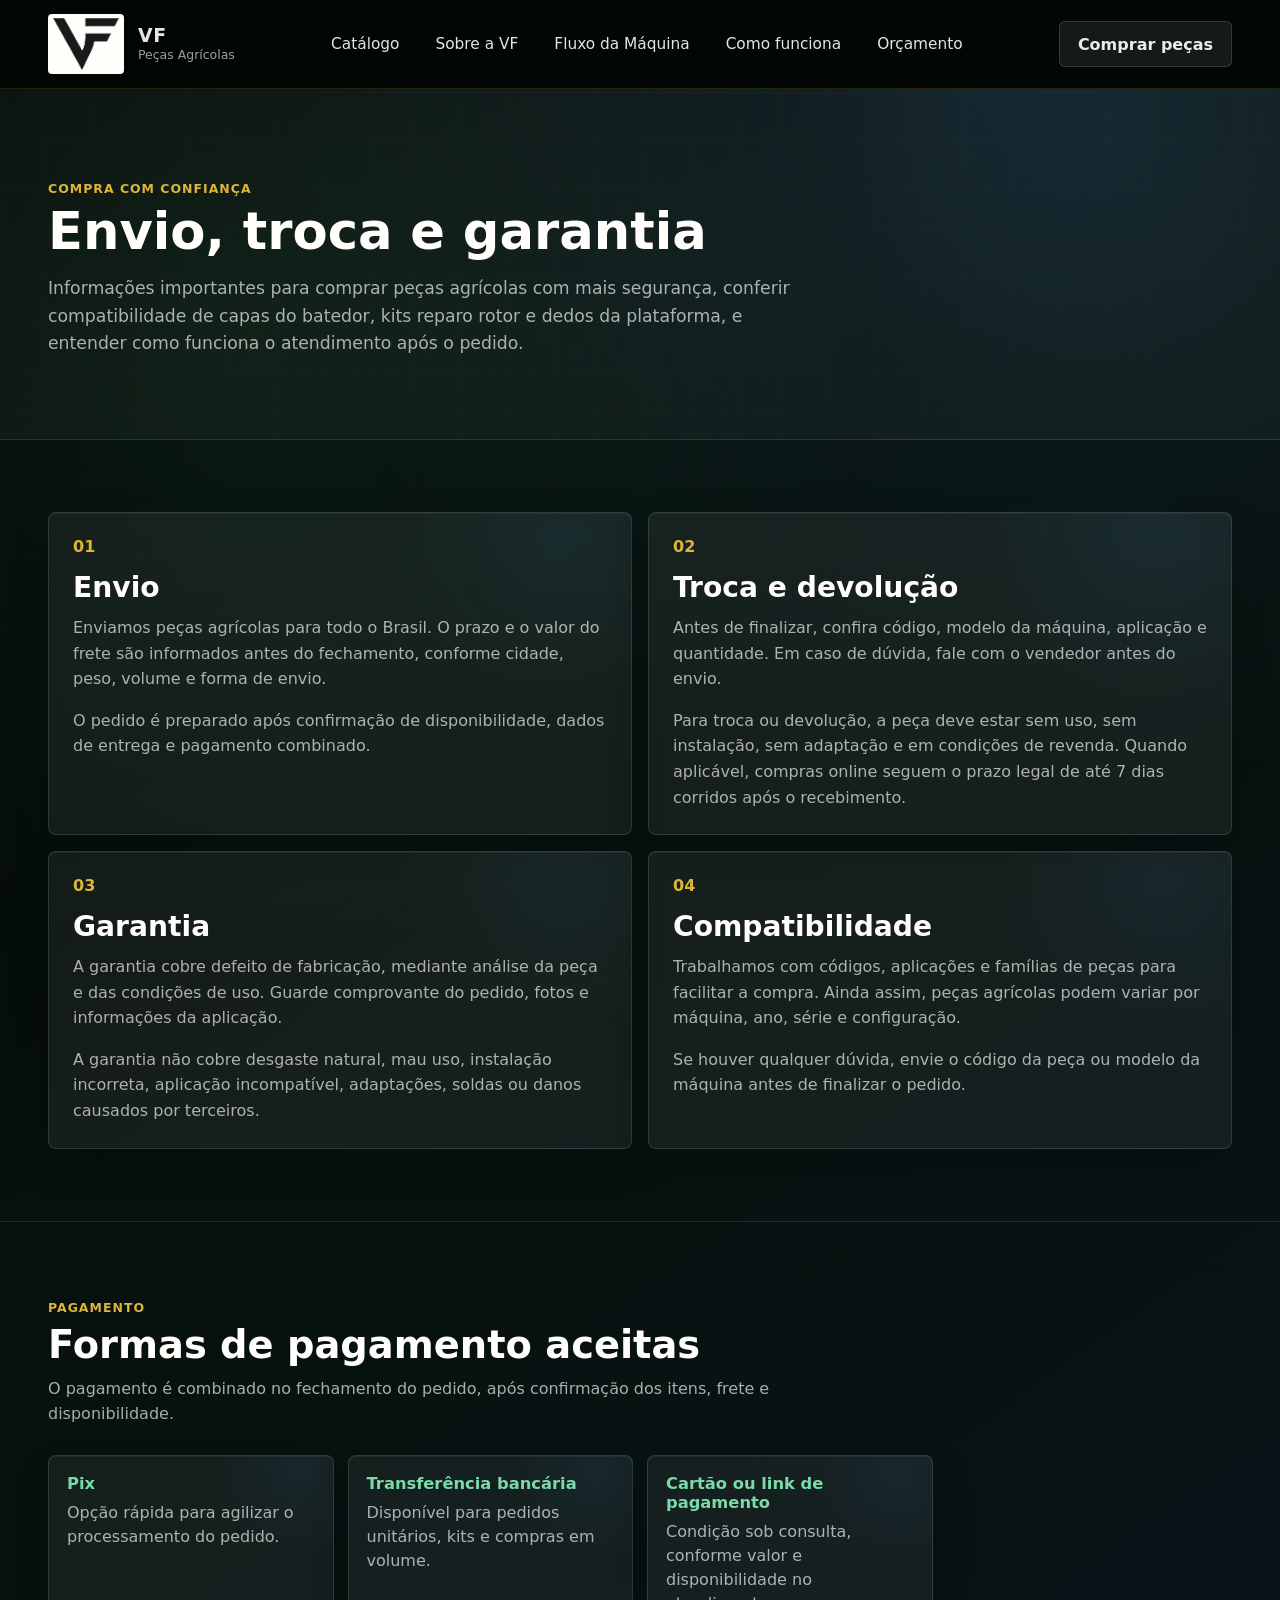
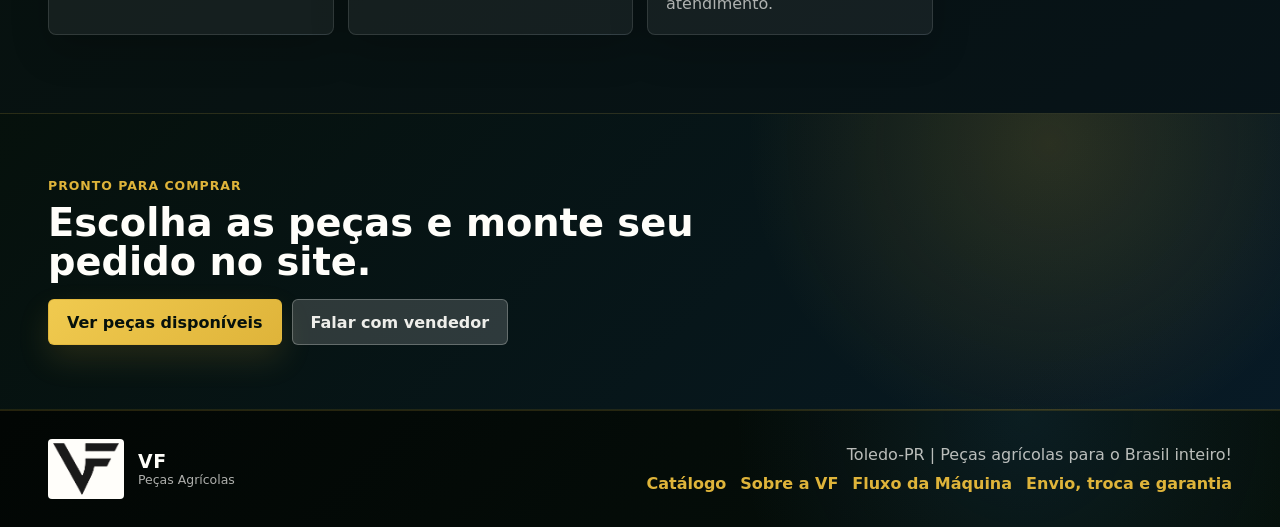
<file: politicas/index.html>
<!doctype html>
<html lang="pt-BR">
  <head>
    <meta charset="utf-8" />
    <meta http-equiv="refresh" content="0; url=../envio-troca-garantia.html" />
    <meta name="robots" content="noindex, nofollow" />
    <title>Envio, troca e garantia | VF Peças Agrícolas</title>
  </head>
  <body>
    <p><a href="../envio-troca-garantia.html">Abrir políticas</a></p>
  </body>
</html>
</file>
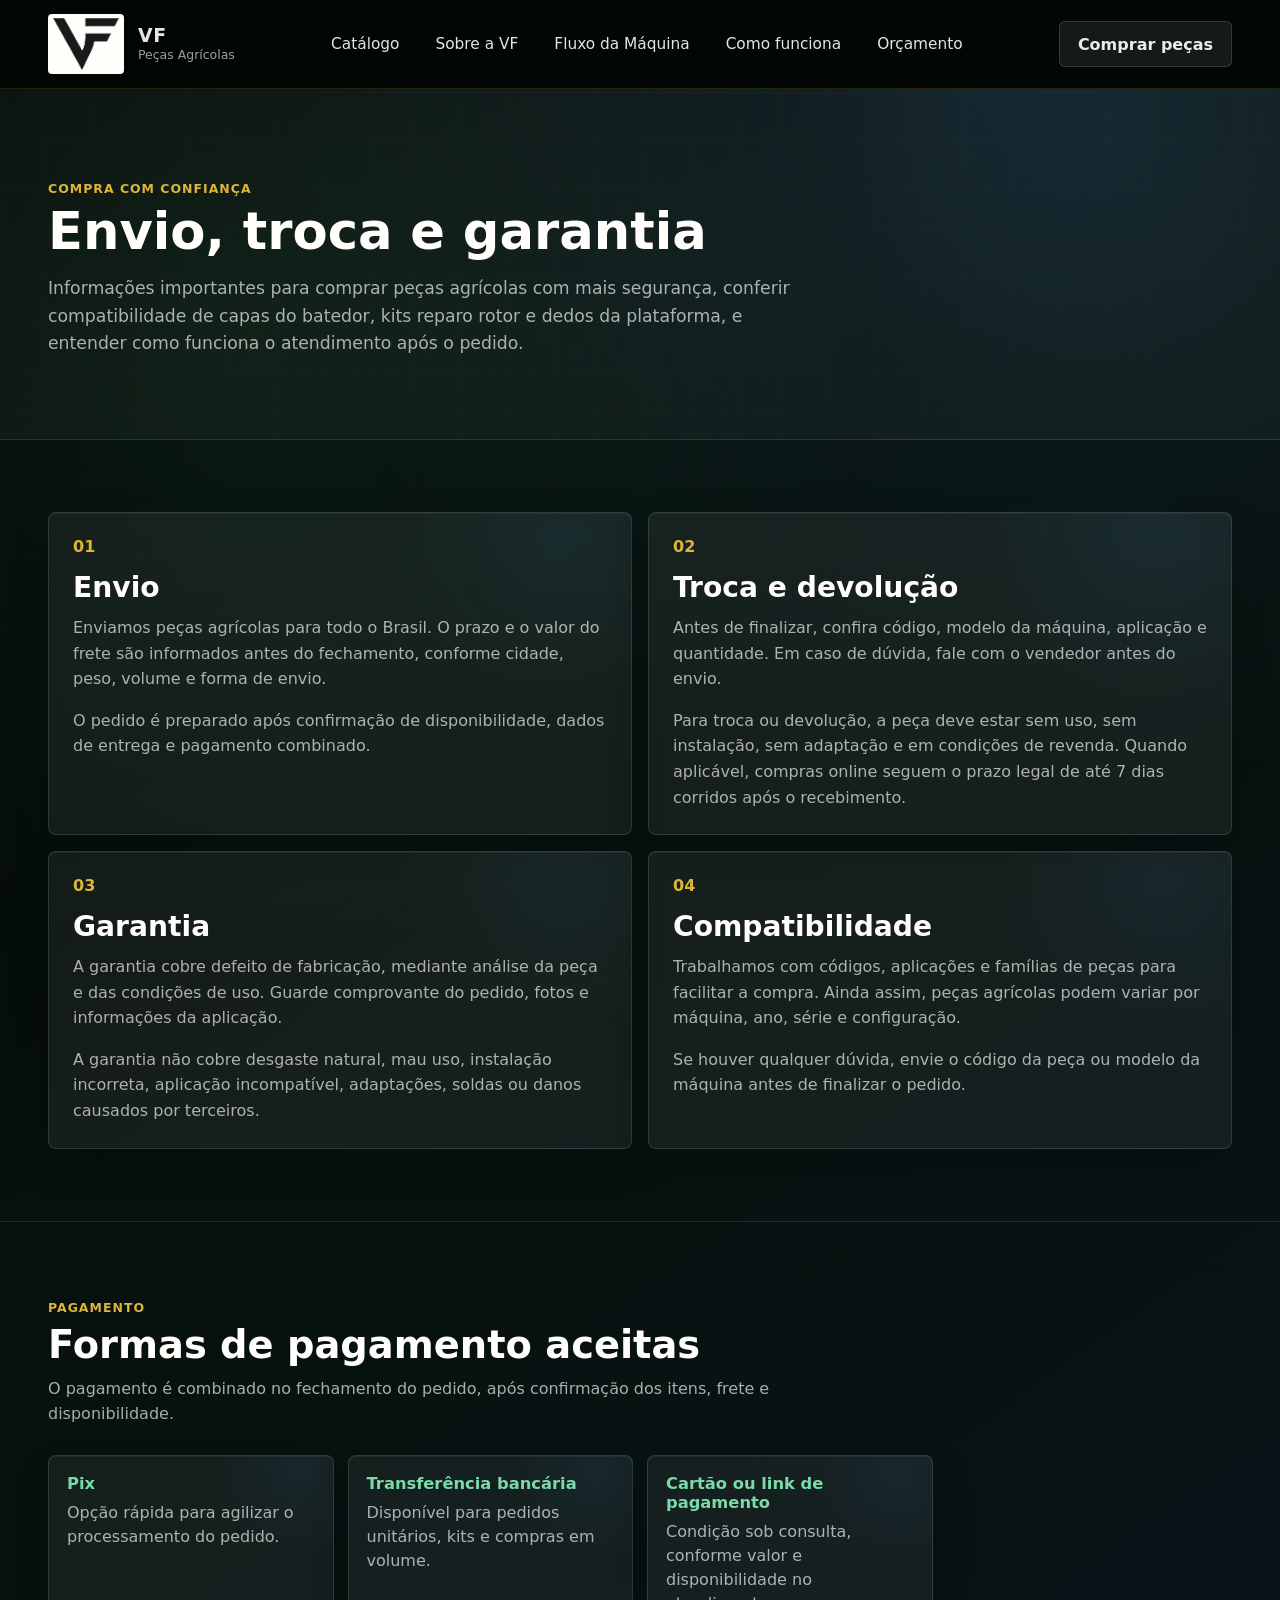
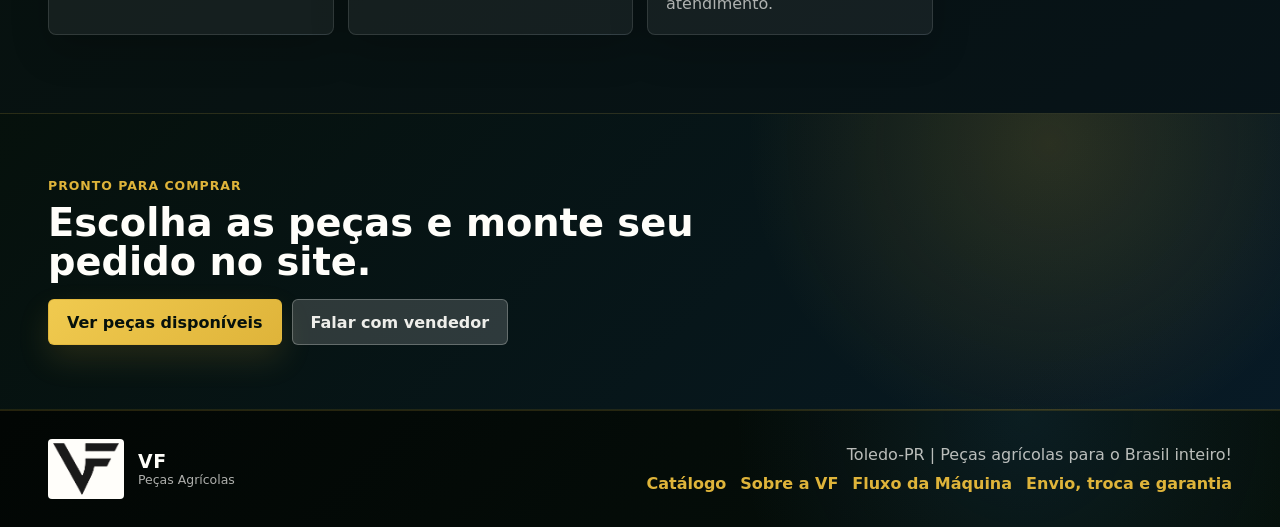
<file: envio-troca-garantia.html>
<!doctype html>
<html lang="pt-BR">
  <head>
    <meta charset="utf-8" />
    <meta name="viewport" content="width=device-width, initial-scale=1" />
    <title>Envio, troca e garantia de peças agrícolas | VF Peças Agrícolas</title>
    <meta
      name="description"
      content="Política de envio, troca e garantia da VF Peças Agrícolas. Peças para colheitadeiras John Deere STS e Série S em Toledo-PR, com envio para todo o Brasil."
    />
    <link rel="canonical" href="https://murilofrantz12-source.github.io/VF-PE-AS-/envio-troca-garantia.html" />
    <link rel="stylesheet" href="styles.css" />
  </head>
  <body>
    <header class="topbar">
      <a class="brand" href="index.html#inicio" aria-label="VF Peças Agrícolas">
        <img class="brand-mark" src="assets/logo-vf-exata.png" alt="" aria-hidden="true" />
        <span>
          <strong>VF</strong>
          <small>Peças Agrícolas</small>
        </span>
      </a>

      <nav class="nav" aria-label="Navegação principal">
        <a href="index.html#catalogo">Catálogo</a>
        <a href="sobre.html">Sobre a VF</a>
        <a href="fluxo-maquina.html">Fluxo da Máquina</a>
        <a href="index.html#fluxo">Como funciona</a>
        <a href="index.html#orcamento">Orçamento</a>
      </nav>

      <a class="button secondary topbar-action" href="index.html#catalogo">Comprar peças</a>
    </header>

    <main class="policy-page">
      <section class="policy-hero">
        <p class="eyebrow">Compra com confiança</p>
        <h1>Envio, troca e garantia</h1>
        <p>
          Informações importantes para comprar peças agrícolas com mais segurança,
          conferir compatibilidade de capas do batedor, kits reparo rotor e dedos
          da plataforma, e entender como funciona o atendimento após o pedido.
        </p>
      </section>

      <section class="policy-grid" aria-label="Política de compra">
        <article>
          <span>01</span>
          <h2>Envio</h2>
          <p>
            Enviamos peças agrícolas para todo o Brasil. O prazo e o valor do frete
            são informados antes do fechamento, conforme cidade, peso, volume e forma de envio.
          </p>
          <p>
            O pedido é preparado após confirmação de disponibilidade, dados de entrega
            e pagamento combinado.
          </p>
        </article>

        <article>
          <span>02</span>
          <h2>Troca e devolução</h2>
          <p>
            Antes de finalizar, confira código, modelo da máquina, aplicação e quantidade.
            Em caso de dúvida, fale com o vendedor antes do envio.
          </p>
          <p>
            Para troca ou devolução, a peça deve estar sem uso, sem instalação,
            sem adaptação e em condições de revenda. Quando aplicável, compras online
            seguem o prazo legal de até 7 dias corridos após o recebimento.
          </p>
        </article>

        <article>
          <span>03</span>
          <h2>Garantia</h2>
          <p>
            A garantia cobre defeito de fabricação, mediante análise da peça e das
            condições de uso. Guarde comprovante do pedido, fotos e informações da aplicação.
          </p>
          <p>
            A garantia não cobre desgaste natural, mau uso, instalação incorreta,
            aplicação incompatível, adaptações, soldas ou danos causados por terceiros.
          </p>
        </article>

        <article>
          <span>04</span>
          <h2>Compatibilidade</h2>
          <p>
            Trabalhamos com códigos, aplicações e famílias de peças para facilitar a compra.
            Ainda assim, peças agrícolas podem variar por máquina, ano, série e configuração.
          </p>
          <p>
            Se houver qualquer dúvida, envie o código da peça ou modelo da máquina
            antes de finalizar o pedido.
          </p>
        </article>
      </section>

      <section class="payment-section" aria-label="Formas de pagamento">
        <div class="section-heading">
          <p class="eyebrow">Pagamento</p>
          <h2>Formas de pagamento aceitas</h2>
          <p>
            O pagamento é combinado no fechamento do pedido, após confirmação
            dos itens, frete e disponibilidade.
          </p>
        </div>
        <div class="payment-grid">
          <article>
            <strong>Pix</strong>
            <p>Opção rápida para agilizar o processamento do pedido.</p>
          </article>
          <article>
            <strong>Transferência bancária</strong>
            <p>Disponível para pedidos unitários, kits e compras em volume.</p>
          </article>
          <article>
            <strong>Cartão ou link de pagamento</strong>
            <p>Condição sob consulta, conforme valor e disponibilidade no atendimento.</p>
          </article>
        </div>
      </section>

      <section class="policy-cta">
        <div>
          <p class="eyebrow">Pronto para comprar</p>
          <h2>Escolha as peças e monte seu pedido no site.</h2>
        </div>
        <div class="policy-actions">
          <a class="button primary" href="index.html#catalogo">Ver peças disponíveis</a>
          <a
            class="button secondary"
            href="https://wa.me/5545991444489?text=Ol%C3%A1%2C%20quero%20falar%20sobre%20envio%2C%20troca%20ou%20garantia%20da%20VF%20Pe%C3%A7as%20Agr%C3%ADcolas."
            target="_blank"
            rel="noreferrer"
          >
            Falar com vendedor
          </a>
        </div>
      </section>
    </main>

    <footer class="footer">
      <div class="brand footer-brand">
        <img class="brand-mark" src="assets/logo-vf-exata.png" alt="" aria-hidden="true" />
        <span>
          <strong>VF</strong>
          <small>Peças Agrícolas</small>
        </span>
      </div>
      <div class="footer-contact">
        <p>Toledo-PR | Peças agrícolas para o Brasil inteiro!</p>
        <div class="footer-links" aria-label="Links rápidos">
          <a href="index.html#catalogo">Catálogo</a>
          <a href="sobre.html">Sobre a VF</a>
          <a href="fluxo-maquina.html">Fluxo da Máquina</a>
          <a href="envio-troca-garantia.html">Envio, troca e garantia</a>
        </div>
      </div>
    </footer>
  </body>
</html>
</file>
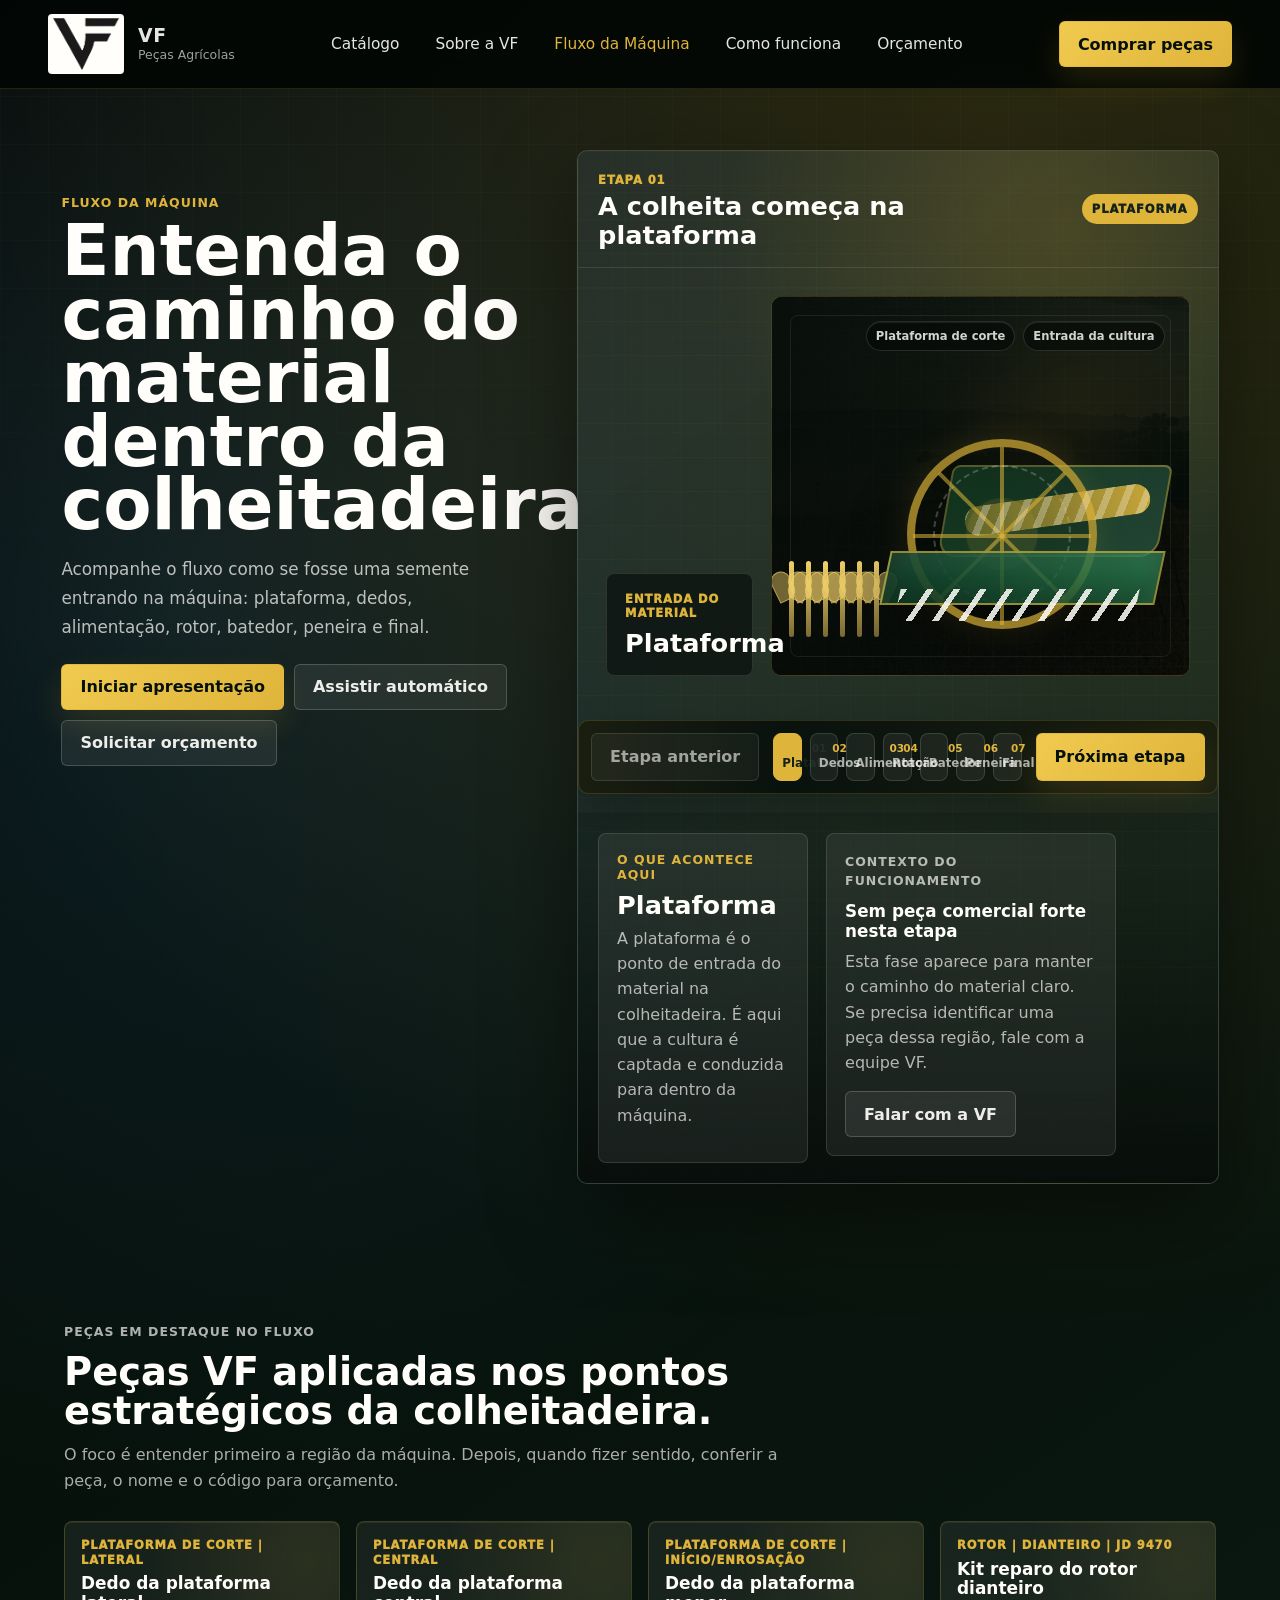
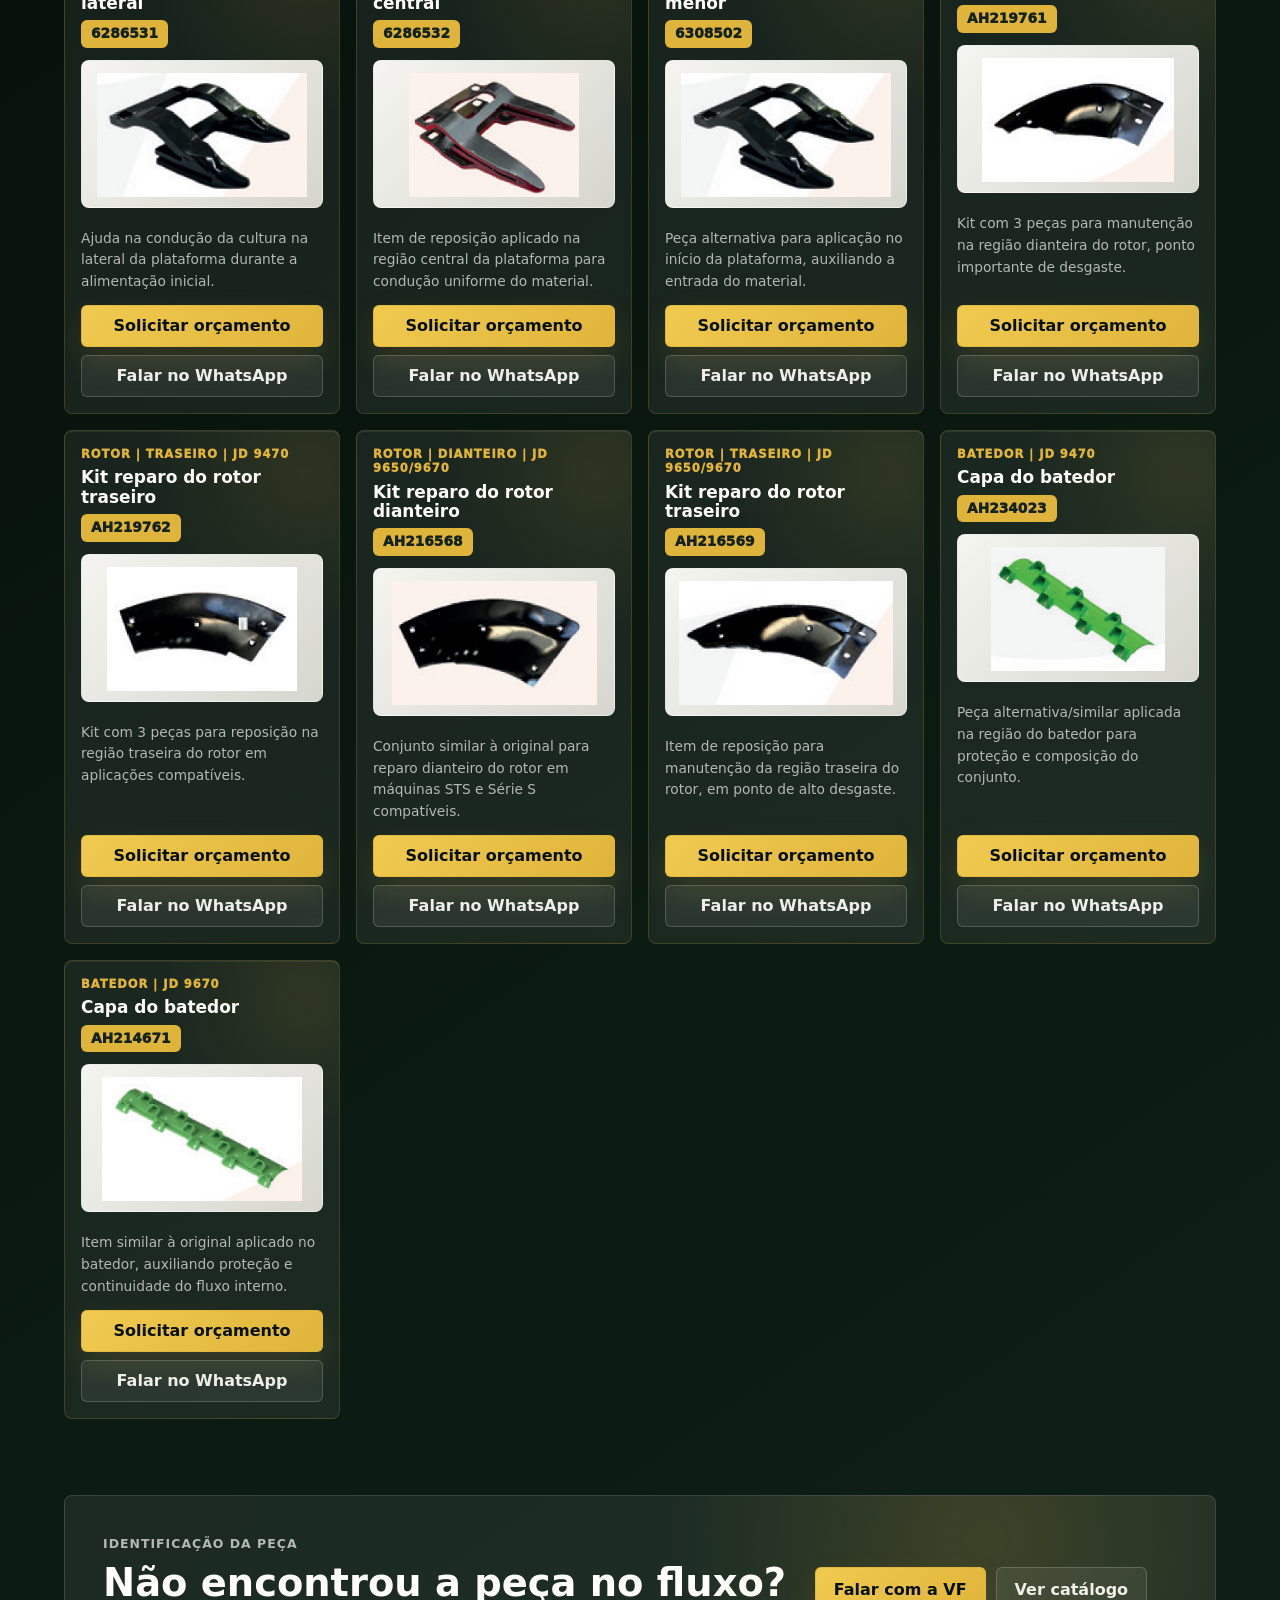
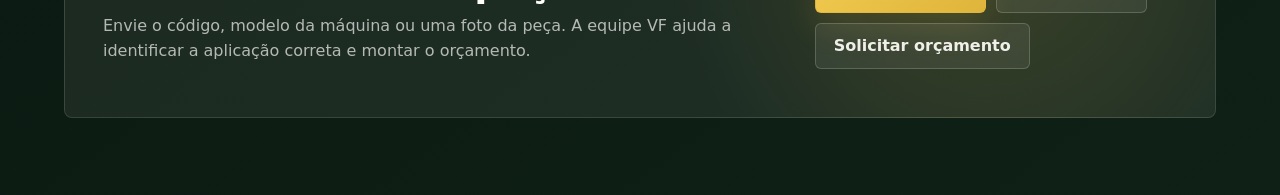
<file: fluxo-maquina.html>
<!doctype html>
<html lang="pt-BR">
  <head>
    <meta charset="utf-8" />
    <meta name="viewport" content="width=device-width, initial-scale=1" />
    <title>Fluxo da Máquina | Caminho do material na colheitadeira | VF Peças Agrícolas</title>
    <meta
      name="description"
      content="Fluxo da Máquina da VF Peças Agrícolas: acompanhe, em etapas, o caminho do material dentro da colheitadeira e veja onde atuam peças VF no fluxo."
    />
    <link rel="canonical" href="https://murilofrantz12-source.github.io/VF-PE-AS-/fluxo-maquina.html" />
    <link rel="stylesheet" href="styles.css" />
  </head>
  <body class="machine-flow-body">
    <header class="topbar machine-flow-topbar">
      <a class="brand" href="index.html#inicio" aria-label="VF Peças Agrícolas">
        <img class="brand-mark" src="assets/logo-vf-exata.png" alt="" aria-hidden="true" />
        <span>
          <strong>VF</strong>
          <small>Peças Agrícolas</small>
        </span>
      </a>

      <nav class="nav" aria-label="Navegação principal">
        <a href="index.html#catalogo">Catálogo</a>
        <a href="sobre.html">Sobre a VF</a>
        <a href="fluxo-maquina.html" aria-current="page">Fluxo da Máquina</a>
        <a href="index.html#fluxo">Como funciona</a>
        <a href="index.html#orcamento">Orçamento</a>
      </nav>

      <a class="button primary topbar-action" href="index.html#catalogo">Comprar peças</a>
    </header>

    <main class="machine-flow-page tour-page" data-machine-flow>
      <section class="tour-hero" aria-label="Apresentação guiada do fluxo da colheitadeira">
        <div class="tour-hero-copy">
          <p class="eyebrow">Fluxo da Máquina</p>
          <h1>Entenda o caminho do material dentro da colheitadeira</h1>
          <p>
            Acompanhe o fluxo como se fosse uma semente entrando na máquina:
            plataforma, dedos, alimentação, rotor, batedor, peneira e final.
          </p>
          <div class="tour-actions">
            <button class="button primary" type="button" data-flow-start>Iniciar apresentação</button>
            <button class="button secondary" type="button" data-flow-play>Assistir automático</button>
            <a
              class="button secondary"
              data-flow-whatsapp
              data-message="Olá, quero solicitar orçamento de peças pelo Fluxo da Máquina da VF."
              href="#"
            >Solicitar orçamento</a>
          </div>
        </div>

        <div class="tour-shell">
          <div class="tour-frame" data-tour-frame data-step="plataforma">
            <div class="tour-frame-grid" aria-hidden="true"></div>
            <div class="tour-frame-top">
              <div>
                <span data-step-kicker>Etapa 01</span>
                <strong data-step-title>A colheita começa na plataforma</strong>
              </div>
              <span class="tour-live-badge" data-tour-badge>Plataforma</span>
            </div>

            <div class="tour-scene" data-tour-scene aria-live="polite"></div>

            <div class="tour-controls" aria-label="Controle do Fluxo da Máquina">
              <button class="button secondary" type="button" data-flow-prev>Etapa anterior</button>
              <ol class="tour-timeline" aria-label="Etapas do fluxo" data-flow-timeline></ol>
              <button class="button primary" type="button" data-flow-next>Próxima etapa</button>
            </div>

            <div class="tour-panel">
              <div class="tour-step-copy">
                <p class="eyebrow">O que acontece aqui</p>
                <h2 data-step-heading>Plataforma</h2>
                <p data-step-text>
                  A plataforma é o ponto de entrada do material na colheitadeira.
                </p>
              </div>

              <div class="tour-commercial" data-stage-parts></div>
            </div>
          </div>
        </div>
      </section>

      <section class="tour-featured-section" aria-label="Peças em destaque no fluxo">
        <div class="section-heading">
          <p class="eyebrow">Peças em destaque no fluxo</p>
          <h2>Peças VF aplicadas nos pontos estratégicos da colheitadeira.</h2>
          <p>
            O foco é entender primeiro a região da máquina. Depois, quando fizer sentido,
            conferir a peça, o nome e o código para orçamento.
          </p>
        </div>
        <div class="tour-featured-grid" data-featured-parts></div>
      </section>

      <section class="tour-final-cta">
        <div>
          <p class="eyebrow">Identificação da peça</p>
          <h2>Não encontrou a peça no fluxo?</h2>
          <p>
            Envie o código, modelo da máquina ou uma foto da peça. A equipe VF ajuda
            a identificar a aplicação correta e montar o orçamento.
          </p>
        </div>
        <div class="tour-final-actions">
          <a
            class="button primary"
            data-flow-whatsapp
            data-message="Olá, quero identificar uma peça agrícola que não encontrei no Fluxo da Máquina."
            href="#"
          >Falar com a VF</a>
          <a class="button secondary" href="index.html#catalogo">Ver catálogo</a>
          <a class="button secondary" href="index.html#orcamento">Solicitar orçamento</a>
        </div>
      </section>
    </main>

    <script src="fluxo-maquina.js"></script>
  </body>
</html>
</file>
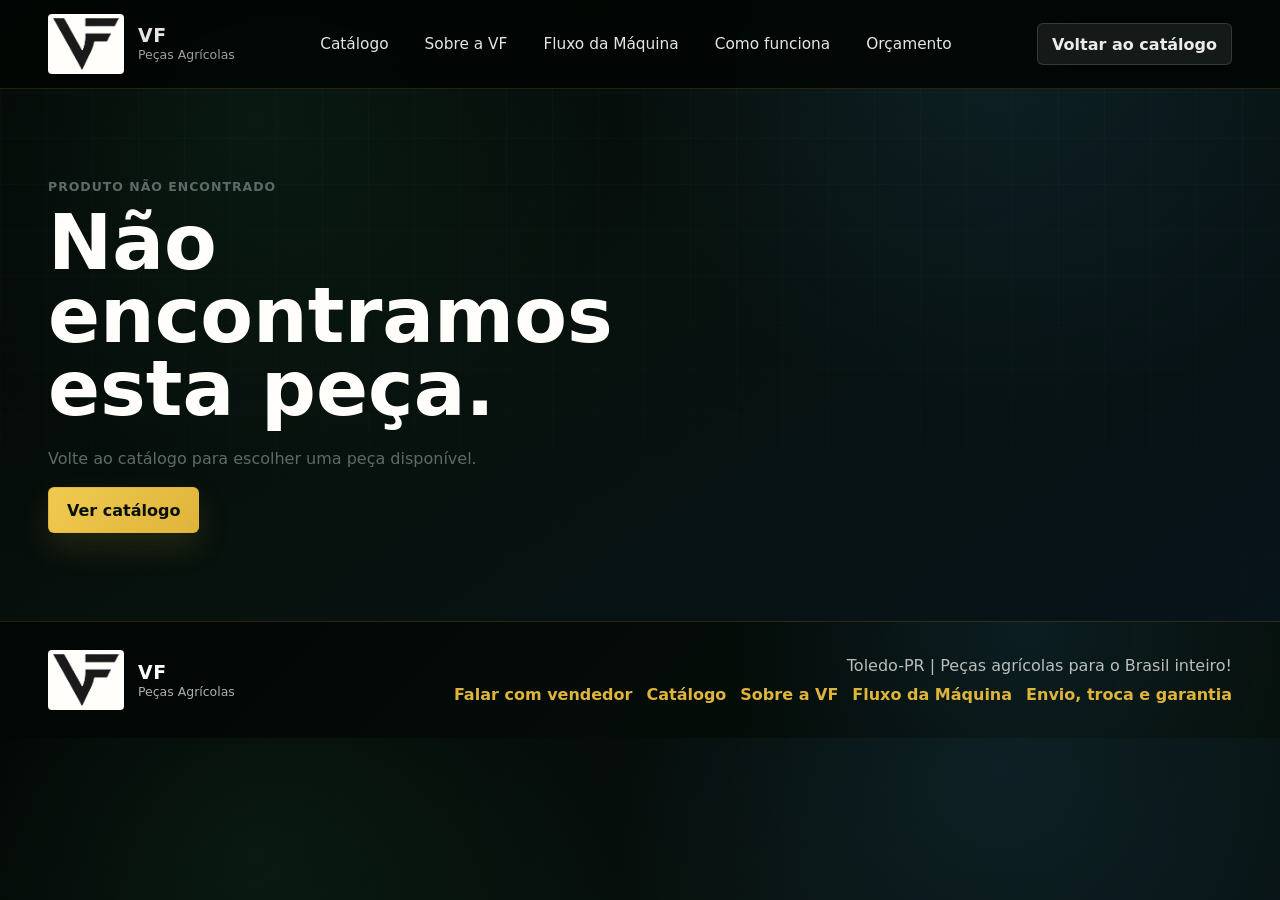
<file: produto.html>
<!doctype html>
<html lang="pt-BR">
  <head>
    <meta charset="utf-8" />
    <meta name="viewport" content="width=device-width, initial-scale=1" />
    <title>Peça agrícola por código | VF Peças Agrícolas</title>
    <meta
      name="description"
      content="Detalhes de peças agrícolas por código, como capa do batedor AH234023 e kit reparo rotor AH216568, com compatibilidade, aplicação e pedido online na VF Peças Agrícolas."
    />
    <link rel="stylesheet" href="styles.css" />
  </head>
  <body>
    <header class="topbar">
      <a class="brand" href="index.html#inicio" aria-label="VF Peças Agrícolas">
        <img class="brand-mark" src="assets/logo-vf-exata.png" alt="" aria-hidden="true" />
        <span>
          <strong>VF</strong>
          <small>Peças Agrícolas</small>
        </span>
      </a>

      <nav class="nav" aria-label="Navegação principal">
        <a href="index.html#catalogo">Catálogo</a>
        <a href="sobre.html">Sobre a VF</a>
        <a href="fluxo-maquina.html">Fluxo da Máquina</a>
        <a href="index.html#fluxo">Como funciona</a>
        <a href="index.html#orcamento">Orçamento</a>
      </nav>

      <div class="topbar-actions">
        <a class="login-button" href="index.html#catalogo">Voltar ao catálogo</a>
      </div>
    </header>

    <main class="product-page" data-product-page>
      <section class="product-page-loading">
        <p class="eyebrow">Produto</p>
        <h1>Carregando peça...</h1>
      </section>
    </main>

    <footer class="footer">
      <div class="brand footer-brand">
        <img class="brand-mark" src="assets/logo-vf-exata.png" alt="" aria-hidden="true" />
        <span>
          <strong>VF</strong>
          <small>Peças Agrícolas</small>
        </span>
      </div>
      <div class="footer-contact">
        <p>Toledo-PR | Peças agrícolas para o Brasil inteiro!</p>
        <div class="footer-links" aria-label="Links rápidos">
          <a data-whatsapp-link href="#">Falar com vendedor</a>
          <a href="index.html#catalogo">Catálogo</a>
          <a href="sobre.html">Sobre a VF</a>
          <a href="fluxo-maquina.html">Fluxo da Máquina</a>
          <a href="envio-troca-garantia.html">Envio, troca e garantia</a>
        </div>
      </div>
    </footer>

    <script src="products-data.js"></script>
    <script src="produto.js"></script>
  </body>
</html>
</file>
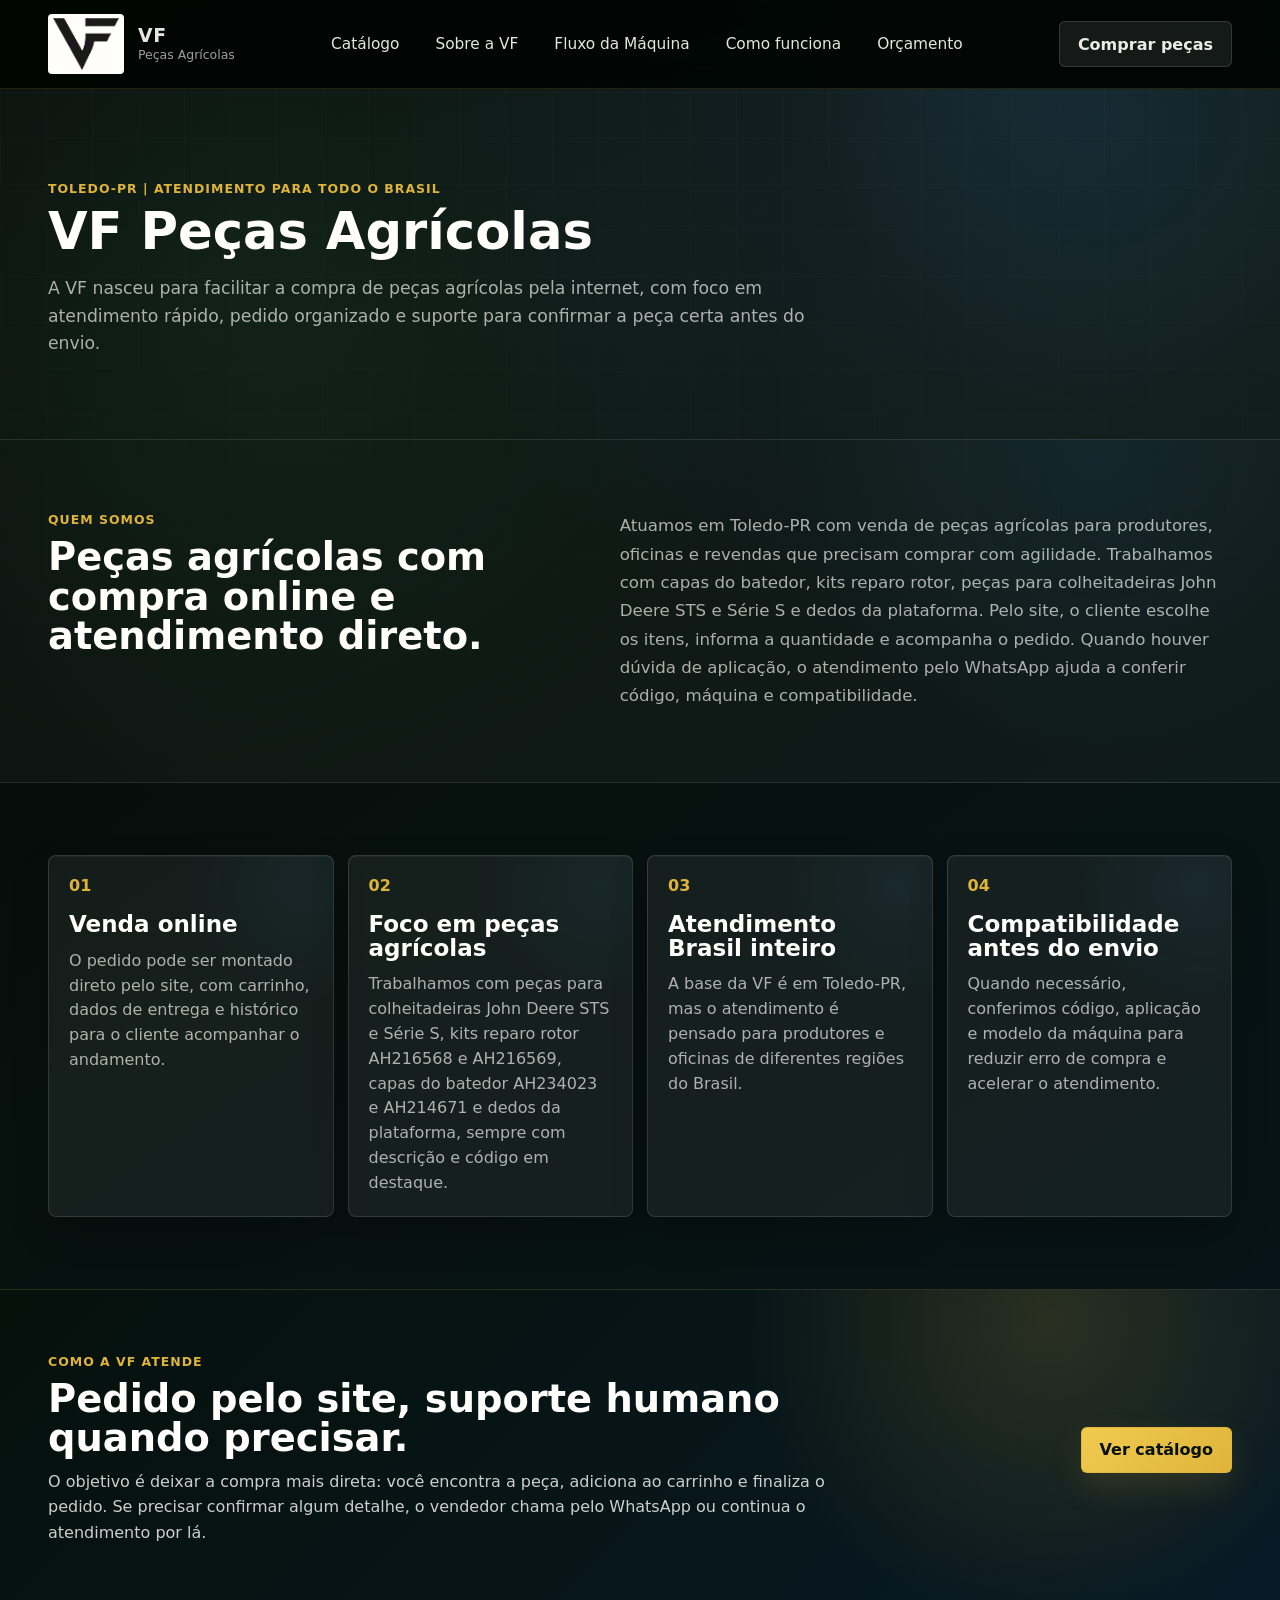
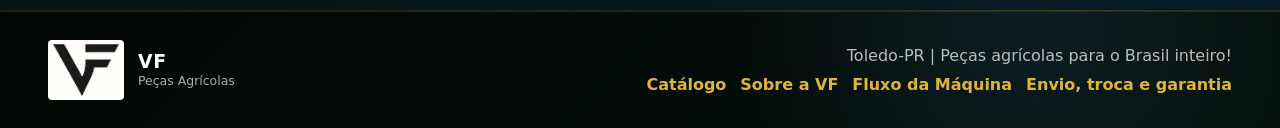
<file: sobre.html>
<!doctype html>
<html lang="pt-BR">
  <head>
    <meta charset="utf-8" />
    <meta name="viewport" content="width=device-width, initial-scale=1" />
    <title>Sobre a VF | Peças agrícolas para colheitadeiras John Deere</title>
    <meta
      name="description"
      content="Conheça a VF Peças Agrícolas, empresa de Toledo-PR com venda online de peças para colheitadeiras John Deere STS e Série S, capas do batedor, kits reparo rotor e dedos da plataforma."
    />
    <link rel="canonical" href="https://murilofrantz12-source.github.io/VF-PE-AS-/sobre.html" />
    <link rel="stylesheet" href="styles.css" />
  </head>
  <body>
    <header class="topbar">
      <a class="brand" href="index.html#inicio" aria-label="VF Peças Agrícolas">
        <img class="brand-mark" src="assets/logo-vf-exata.png" alt="" aria-hidden="true" />
        <span>
          <strong>VF</strong>
          <small>Peças Agrícolas</small>
        </span>
      </a>

      <nav class="nav" aria-label="Navegação principal">
        <a href="index.html#catalogo">Catálogo</a>
        <a href="sobre.html">Sobre a VF</a>
        <a href="fluxo-maquina.html">Fluxo da Máquina</a>
        <a href="index.html#fluxo">Como funciona</a>
        <a href="index.html#orcamento">Orçamento</a>
      </nav>

      <a class="button secondary topbar-action" href="index.html#catalogo">Comprar peças</a>
    </header>

    <main class="about-page">
      <section class="policy-hero about-hero">
        <p class="eyebrow">Toledo-PR | Atendimento para todo o Brasil</p>
        <h1>VF Peças Agrícolas</h1>
        <p>
          A VF nasceu para facilitar a compra de peças agrícolas pela internet,
          com foco em atendimento rápido, pedido organizado e suporte para confirmar
          a peça certa antes do envio.
        </p>
      </section>

      <section class="about-intro" aria-label="Sobre a empresa">
        <div>
          <p class="eyebrow">Quem somos</p>
          <h2>Peças agrícolas com compra online e atendimento direto.</h2>
        </div>
        <p>
          Atuamos em Toledo-PR com venda de peças agrícolas para produtores,
          oficinas e revendas que precisam comprar com agilidade. Trabalhamos com
          capas do batedor, kits reparo rotor, peças para colheitadeiras John Deere
          STS e Série S e dedos da plataforma. Pelo site, o cliente escolhe os itens,
          informa a quantidade e acompanha o pedido.
          Quando houver dúvida de aplicação, o atendimento pelo WhatsApp ajuda
          a conferir código, máquina e compatibilidade.
        </p>
      </section>

      <section class="about-grid" aria-label="Diferenciais da VF">
        <article>
          <span>01</span>
          <h2>Venda online</h2>
          <p>
            O pedido pode ser montado direto pelo site, com carrinho, dados de entrega
            e histórico para o cliente acompanhar o andamento.
          </p>
        </article>

        <article>
          <span>02</span>
          <h2>Foco em peças agrícolas</h2>
          <p>
            Trabalhamos com peças para colheitadeiras John Deere STS e Série S,
            kits reparo rotor AH216568 e AH216569, capas do batedor AH234023
            e AH214671 e dedos da plataforma, sempre com descrição e código em destaque.
          </p>
        </article>

        <article>
          <span>03</span>
          <h2>Atendimento Brasil inteiro</h2>
          <p>
            A base da VF é em Toledo-PR, mas o atendimento é pensado para produtores
            e oficinas de diferentes regiões do Brasil.
          </p>
        </article>

        <article>
          <span>04</span>
          <h2>Compatibilidade antes do envio</h2>
          <p>
            Quando necessário, conferimos código, aplicação e modelo da máquina para
            reduzir erro de compra e acelerar o atendimento.
          </p>
        </article>
      </section>

      <section class="about-band">
        <div>
          <p class="eyebrow">Como a VF atende</p>
          <h2>Pedido pelo site, suporte humano quando precisar.</h2>
          <p>
            O objetivo é deixar a compra mais direta: você encontra a peça, adiciona
            ao carrinho e finaliza o pedido. Se precisar confirmar algum detalhe,
            o vendedor chama pelo WhatsApp ou continua o atendimento por lá.
          </p>
        </div>
        <a class="button primary" href="index.html#catalogo">Ver catálogo</a>
      </section>
    </main>

    <footer class="footer">
      <div class="brand footer-brand">
        <img class="brand-mark" src="assets/logo-vf-exata.png" alt="" aria-hidden="true" />
        <span>
          <strong>VF</strong>
          <small>Peças Agrícolas</small>
        </span>
      </div>
      <div class="footer-contact">
        <p>Toledo-PR | Peças agrícolas para o Brasil inteiro!</p>
        <div class="footer-links" aria-label="Links rápidos">
          <a href="index.html#catalogo">Catálogo</a>
          <a href="sobre.html">Sobre a VF</a>
          <a href="fluxo-maquina.html">Fluxo da Máquina</a>
          <a href="envio-troca-garantia.html">Envio, troca e garantia</a>
        </div>
      </div>
    </footer>
  </body>
</html>
</file>
<file: styles.css>
:root {
  --ink: #14231c;
  --muted: #5d6b68;
  --line: #dbe4dd;
  --paper: #f6f8f3;
  --white: #fffefa;
  --green: #123f2a;
  --green-2: #24704a;
  --green-soft: #edf4ec;
  --yellow: #dfb43a;
  --yellow-soft: #fff4d4;
  --blue: #1d4f78;
  --blue-2: #2f6f9f;
  --blue-soft: #edf4f8;
  --steel: #5d6b76;
  --rust: #a64e2b;
  --shadow: 0 18px 48px rgba(20, 35, 28, 0.16);
  font-family: Inter, ui-sans-serif, system-ui, -apple-system, BlinkMacSystemFont, "Segoe UI", sans-serif;
}

* {
  box-sizing: border-box;
}

[hidden] {
  display: none !important;
}

html {
  scroll-behavior: smooth;
}

body {
  margin: 0;
  color: var(--ink);
  background: var(--paper);
}

a {
  color: inherit;
  text-decoration: none;
}

button,
input,
select,
textarea {
  font: inherit;
}

.topbar {
  position: sticky;
  top: 0;
  z-index: 10;
  display: grid;
  grid-template-columns: auto 1fr auto;
  align-items: center;
  gap: 24px;
  padding: 14px clamp(16px, 4vw, 48px);
  background: rgba(255, 254, 250, 0.94);
  border-bottom: 1px solid rgba(29, 79, 120, 0.12);
  backdrop-filter: blur(14px);
}

.brand {
  display: inline-flex;
  align-items: center;
  gap: 14px;
  min-width: max-content;
}

.brand strong,
.brand small {
  display: block;
  line-height: 1;
}

.brand strong {
  font-size: 1.18rem;
  letter-spacing: 0.04em;
}

.brand small {
  margin-top: 4px;
  color: var(--muted);
  font-size: 0.78rem;
}

.brand-mark {
  display: block;
  width: 76px;
  height: 60px;
  object-fit: contain;
  filter: none;
}

.nav {
  display: flex;
  justify-content: center;
  gap: clamp(12px, 3vw, 36px);
  color: var(--muted);
  font-size: 0.96rem;
}

.nav-button {
  padding: 0;
  color: inherit;
  background: transparent;
  border: 0;
  cursor: pointer;
  font: inherit;
}

.nav a,
.nav-button {
  transition: color 0.18s ease;
}

.nav a:hover,
.nav-button:hover {
  color: var(--blue);
}

.topbar-actions {
  display: inline-flex;
  align-items: center;
  justify-content: flex-end;
  gap: 10px;
}

.mobile-orders-button {
  display: none;
  align-items: center;
  justify-content: center;
  min-height: 42px;
  padding: 0 12px;
  color: var(--blue);
  background: var(--blue-soft);
  border: 1px solid #cdddea;
  border-radius: 6px;
  cursor: pointer;
  font-weight: 900;
}

.login-button {
  display: inline-flex;
  align-items: center;
  justify-content: center;
  min-height: 42px;
  padding: 0 14px;
  color: var(--blue);
  background: var(--white);
  border: 1px solid #cdddea;
  border-radius: 6px;
  cursor: pointer;
  font-weight: 900;
}

.cart-button,
.button,
.filter,
.nav-button,
.mobile-orders-button,
.login-button,
.icon-button {
  border: 0;
  cursor: pointer;
}

.cart-button {
  display: inline-flex;
  align-items: center;
  justify-content: center;
  gap: 9px;
  min-height: 42px;
  padding: 0 14px;
  color: var(--white);
  background: linear-gradient(135deg, var(--green), var(--green-2));
  border-radius: 6px;
}

.cart-button strong {
  display: grid;
  place-items: center;
  min-width: 22px;
  height: 22px;
  color: var(--ink);
  background: var(--yellow);
  border-radius: 999px;
  font-size: 0.8rem;
}

.topbar-action {
  min-width: max-content;
}

.hero {
  position: relative;
  display: grid;
  min-height: min(560px, calc(100vh - 72px));
  overflow: hidden;
  background: var(--green);
}

.hero-photo,
.hero-backdrop,
.hero-content {
  grid-area: 1 / 1;
}

.hero-photo {
  width: 100%;
  height: 100%;
  object-fit: cover;
  object-position: center center;
}

.hero-backdrop {
  background:
    linear-gradient(90deg, rgba(9, 35, 25, 0.95), rgba(18, 63, 42, 0.76) 42%, rgba(29, 79, 120, 0.3) 76%),
    linear-gradient(0deg, rgba(13, 24, 16, 0.32), rgba(223, 180, 58, 0.08));
}

.hero-content {
  z-index: 2;
  align-self: center;
  width: min(760px, calc(100% - 32px));
  margin-left: clamp(16px, 7vw, 88px);
  padding: 70px 0;
  color: var(--white);
}

.eyebrow {
  margin: 0 0 10px;
  color: var(--yellow);
  font-size: 0.78rem;
  font-weight: 800;
  letter-spacing: 0.08em;
  text-transform: uppercase;
}

h1,
h2,
h3,
p {
  margin-top: 0;
}

h1 {
  max-width: 12ch;
  margin-bottom: 20px;
  font-size: clamp(2.6rem, 6vw, 5.9rem);
  line-height: 0.95;
  letter-spacing: 0;
}

h2 {
  margin-bottom: 12px;
  font-size: clamp(1.8rem, 3vw, 3.1rem);
  line-height: 1.02;
  letter-spacing: 0;
}

h3 {
  margin-bottom: 8px;
  font-size: 1.05rem;
}

.hero-copy {
  max-width: 580px;
  color: rgba(255, 254, 250, 0.86);
  font-size: clamp(1rem, 1.7vw, 1.2rem);
  line-height: 1.55;
}

.hero-actions {
  display: flex;
  flex-wrap: wrap;
  gap: 12px;
  margin-top: 28px;
}

.button {
  display: inline-flex;
  align-items: center;
  justify-content: center;
  min-height: 46px;
  padding: 0 18px;
  border-radius: 6px;
  font-weight: 800;
}

.button.primary {
  color: var(--ink);
  background: linear-gradient(135deg, #e8c24b, var(--yellow));
}

.button.secondary {
  color: var(--white);
  background: linear-gradient(135deg, var(--green), var(--green-2));
}

.button.danger {
  color: var(--white);
  background: var(--rust);
}

.hero .button.secondary {
  background: rgba(255, 254, 250, 0.16);
  border: 1px solid rgba(255, 254, 250, 0.28);
}

.trust-strip {
  display: grid;
  grid-template-columns: repeat(4, minmax(0, 1fr));
  gap: 1px;
  padding: 0 clamp(16px, 4vw, 48px);
  background: rgba(29, 79, 120, 0.12);
  border-bottom: 1px solid var(--line);
}

.trust-item {
  display: flex;
  align-items: center;
  gap: 12px;
  min-height: 74px;
  padding: 14px 16px;
  background: var(--white);
}

.trust-item span {
  display: grid;
  flex: 0 0 auto;
  place-items: center;
  width: 38px;
  height: 38px;
  color: var(--ink);
  background: var(--yellow);
  border-radius: 50%;
  font-size: 0.72rem;
  font-weight: 900;
}

.trust-item:nth-child(2) span {
  color: var(--white);
  background: var(--green-2);
}

.trust-item:nth-child(3) span {
  color: var(--white);
  background: var(--blue-2);
}

.trust-item:nth-child(4) span {
  color: var(--ink);
  background: var(--yellow);
}

.trust-item strong {
  line-height: 1.25;
}

.code-order {
  display: grid;
  grid-template-columns: minmax(240px, 0.8fr) minmax(320px, 1.2fr);
  align-items: center;
  gap: clamp(18px, 4vw, 48px);
  padding: 24px clamp(16px, 4vw, 48px);
  background: var(--white);
  border-bottom: 1px solid var(--line);
}

.code-order h2 {
  margin-bottom: 8px;
  font-size: clamp(1.35rem, 2.4vw, 2.35rem);
}

.code-order p:not(.eyebrow),
.code-order-form > p {
  margin-bottom: 0;
  color: var(--muted);
  line-height: 1.5;
}

.code-order-form {
  display: grid;
  gap: 8px;
  padding: 14px;
  background: linear-gradient(90deg, var(--green-soft), var(--yellow-soft));
  border: 1px solid var(--line);
  border-radius: 8px;
}

.code-order-form label {
  color: var(--green);
  font-size: 0.78rem;
  font-weight: 900;
  text-transform: uppercase;
}

.code-order-form div {
  display: grid;
  grid-template-columns: minmax(0, 1fr) auto;
  gap: 10px;
}

.code-order-form input {
  width: 100%;
  min-height: 46px;
  padding: 10px 12px;
  color: var(--ink);
  background: var(--white);
  border: 1px solid var(--line);
  border-radius: 6px;
  outline: none;
  font-weight: 900;
  letter-spacing: 0.02em;
  text-transform: uppercase;
}

.code-order-form input:focus {
  border-color: var(--green-2);
  box-shadow: 0 0 0 4px rgba(36, 112, 74, 0.12);
}

.code-order-form .button {
  min-height: 46px;
  white-space: nowrap;
}

.seo-local {
  display: grid;
  gap: 6px;
  padding: 22px clamp(16px, 4vw, 48px);
  background: linear-gradient(90deg, var(--green-soft), var(--white));
  border-bottom: 1px solid var(--line);
}

.seo-local h2 {
  margin-bottom: 0;
  font-size: clamp(1.15rem, 1.8vw, 1.55rem);
  line-height: 1.2;
}

.seo-local p {
  max-width: 980px;
  margin-bottom: 0;
  color: var(--muted);
  line-height: 1.55;
}

.seo-products {
  padding: clamp(34px, 6vw, 64px) clamp(16px, 4vw, 48px);
  background: var(--white);
  border-bottom: 1px solid var(--line);
}

.seo-products-grid {
  display: grid;
  grid-template-columns: repeat(4, minmax(0, 1fr));
  gap: 12px;
}

.seo-products-grid a {
  display: grid;
  gap: 8px;
  min-height: 132px;
  padding: 16px;
  background: var(--paper);
  border: 1px solid var(--line);
  border-radius: 8px;
  transition: border-color 160ms ease, transform 160ms ease;
}

.seo-products-grid a:hover {
  border-color: var(--green-2);
  transform: translateY(-2px);
}

.seo-products-grid strong {
  color: var(--green);
  font-size: 1.02rem;
  line-height: 1.25;
}

.seo-products-grid span {
  color: var(--muted);
  line-height: 1.45;
}

.shop-strip {
  display: grid;
  grid-template-columns: minmax(220px, 420px) 1fr;
  align-items: end;
  gap: 18px;
  padding: 22px clamp(16px, 4vw, 48px);
  background: var(--white);
  border-bottom: 1px solid var(--line);
}

.search-wrap label,
.quote-form label {
  display: grid;
  gap: 7px;
  color: var(--muted);
  font-size: 0.82rem;
  font-weight: 800;
}

.search-wrap input,
.quote-form input,
.quote-form select,
.quote-form textarea {
  width: 100%;
  min-height: 44px;
  padding: 10px 12px;
  color: var(--ink);
  background: var(--paper);
  border: 1px solid var(--line);
  border-radius: 6px;
  outline: none;
}

.search-wrap input:focus,
.quote-form input:focus,
.quote-form select:focus,
.quote-form textarea:focus {
  border-color: var(--blue-2);
  box-shadow: 0 0 0 4px rgba(47, 111, 159, 0.12);
}

.filter-row {
  display: flex;
  flex-wrap: wrap;
  gap: 10px;
}

.filter {
  min-height: 40px;
  padding: 0 14px;
  color: var(--blue);
  background: var(--blue-soft);
  border: 1px solid #cdddea;
  border-radius: 999px;
  font-weight: 800;
}

.filter.active {
  color: var(--white);
  background: var(--green);
  border-color: var(--green);
}

.catalog-section,
.confidence-section,
.flow-section,
.quote-section {
  padding: clamp(44px, 8vw, 88px) clamp(16px, 4vw, 48px);
}

.section-heading {
  max-width: 760px;
  margin-bottom: 28px;
}

.section-heading p:not(.eyebrow),
.quote-section p {
  color: var(--muted);
  line-height: 1.6;
}

.catalog-summary {
  display: inline-flex;
  max-width: 100%;
  margin-top: 10px;
  padding: 10px 12px;
  color: var(--ink);
  background: var(--yellow-soft);
  border-left: 4px solid var(--yellow);
  border-radius: 6px;
  font-weight: 800;
  line-height: 1.35;
}

.catalog-missing-callout {
  display: flex;
  align-items: center;
  justify-content: space-between;
  gap: 16px;
  margin-top: 22px;
  padding: 16px;
  background: var(--green-soft);
  border: 1px solid var(--line);
  border-left: 4px solid var(--yellow);
  border-radius: 8px;
}

.catalog-missing-callout strong,
.catalog-empty-state strong {
  color: var(--ink);
}

.catalog-missing-callout p,
.catalog-empty-state p {
  margin-bottom: 0;
  color: var(--muted);
  line-height: 1.5;
}

.catalog-empty-state {
  display: grid;
  gap: 12px;
  padding: 22px;
  background: var(--white);
  border: 1px solid var(--line);
  border-left: 4px solid var(--yellow);
  border-radius: 8px;
}

.catalog-empty-state .button {
  justify-self: start;
}

.product-grid {
  display: grid;
  gap: 28px;
}

.catalog-family {
  display: grid;
  gap: 14px;
}

.family-heading {
  display: flex;
  align-items: end;
  justify-content: space-between;
  gap: 18px;
  padding-bottom: 12px;
  border-bottom: 1px solid var(--line);
}

.family-heading h3 {
  margin-bottom: 0;
  font-size: clamp(1.35rem, 2vw, 2rem);
}

.family-heading p:not(.eyebrow) {
  max-width: 520px;
  margin-bottom: 0;
  color: var(--muted);
  line-height: 1.45;
}

.family-grid {
  display: grid;
  grid-template-columns: repeat(4, minmax(0, 1fr));
  gap: 16px;
}

.product-card {
  display: grid;
  gap: 14px;
  min-width: 0;
  overflow: hidden;
  padding: 12px;
  background: var(--white);
  border: 1px solid var(--line);
  border-radius: 8px;
  box-shadow: 0 10px 24px rgba(20, 35, 28, 0.06);
  cursor: pointer;
}

.product-visual {
  position: relative;
  display: grid;
  aspect-ratio: 1 / 1;
  min-width: 0;
  min-height: 206px;
  place-items: center;
  overflow: hidden;
  padding: 10px;
  background: linear-gradient(180deg, var(--white), #f6f8f4);
  border: 1px solid var(--line);
  border-radius: 6px;
}

.product-visual img {
  display: block;
  width: auto;
  height: auto;
  max-width: 92%;
  max-height: 92%;
  object-fit: contain;
  mix-blend-mode: multiply;
}

.tag {
  display: inline-flex;
  width: fit-content;
  padding: 4px 8px;
  color: var(--green);
  background: var(--green-soft);
  border-radius: 999px;
  font-size: 0.72rem;
  font-weight: 800;
}

.product-card h3 {
  margin: 8px 0;
  font-size: 1.08rem;
  line-height: 1.15;
  overflow-wrap: anywhere;
}

.product-code {
  display: inline-flex;
  width: fit-content;
  max-width: 100%;
  margin-bottom: 10px;
  padding: 7px 10px;
  color: var(--white);
  background: var(--blue);
  border-radius: 6px;
  font-size: 0.95rem;
  letter-spacing: 0.04em;
  overflow-wrap: anywhere;
}

.product-card p {
  color: var(--muted);
  font-size: 0.94rem;
  line-height: 1.5;
}

.product-note {
  display: inline-flex;
  width: fit-content;
  padding: 7px 10px;
  color: #4c3e18;
  background: var(--yellow-soft);
  border: 1px solid #ecd27d;
  border-radius: 6px;
  font-size: 0.82rem;
  font-weight: 900;
}

.product-details {
  display: grid;
  gap: 7px;
  margin: 8px 0 12px;
}

.product-details div {
  display: grid;
  grid-template-columns: minmax(88px, auto) minmax(0, 1fr);
  align-items: start;
  gap: 12px;
  padding-bottom: 7px;
  border-bottom: 1px solid var(--line);
}

.product-details dt {
  color: var(--muted);
  font-size: 0.68rem;
  font-weight: 800;
  text-transform: uppercase;
}

.product-details dd {
  min-width: 0;
  margin: 0;
  color: var(--ink);
  font-size: 0.82rem;
  font-weight: 800;
  line-height: 1.35;
  text-align: right;
  overflow-wrap: anywhere;
}

.product-meta {
  display: flex;
  justify-content: flex-end;
  gap: 12px;
  color: var(--muted);
  font-size: 0.9rem;
}

.price {
  color: var(--ink);
  font-weight: 900;
}

.card-actions {
  display: grid;
  grid-template-columns: 1fr;
  gap: 10px;
}

.quantity-field {
  grid-column: 1 / -1;
  display: grid;
  gap: 6px;
  color: var(--muted);
  font-size: 0.78rem;
  font-weight: 800;
  text-transform: uppercase;
}

.quantity-field input {
  width: 100%;
  min-height: 42px;
  padding: 0 12px;
  color: var(--ink);
  background: var(--paper);
  border: 1px solid var(--line);
  border-radius: 6px;
  font-weight: 900;
}

.quantity-field input:focus {
  border-color: var(--blue-2);
  box-shadow: 0 0 0 4px rgba(47, 111, 159, 0.12);
  outline: none;
}

.card-actions .button {
  min-height: 42px;
  padding: 0 12px;
  font-size: 0.86rem;
  text-align: center;
  white-space: normal;
}

.product-page {
  background: var(--paper);
}

.product-page-loading,
.product-page-empty,
.product-page-hero {
  padding: clamp(44px, 8vw, 88px) clamp(16px, 4vw, 48px);
}

.product-page-empty {
  max-width: 760px;
}

.product-page-empty p {
  color: var(--muted);
  line-height: 1.6;
}

.product-page-hero {
  display: grid;
  grid-template-columns: minmax(300px, 0.9fr) minmax(320px, 1fr);
  gap: clamp(22px, 4vw, 48px);
  align-items: center;
}

.product-page-visual {
  display: grid;
  min-height: 520px;
  place-items: center;
  padding: clamp(18px, 4vw, 42px);
  background: var(--white);
  border: 1px solid var(--line);
  border-radius: 8px;
  box-shadow: 0 18px 44px rgba(20, 35, 28, 0.08);
}

.product-page-visual img {
  display: block;
  max-width: 100%;
  max-height: 460px;
  object-fit: contain;
  mix-blend-mode: multiply;
}

.product-page-content {
  display: grid;
  gap: 14px;
}

.product-page-content h1 {
  max-width: 12ch;
  margin-bottom: 0;
  color: var(--ink);
}

.product-page-content > p:not(.eyebrow) {
  max-width: 620px;
  margin-bottom: 0;
  color: var(--muted);
  line-height: 1.6;
}

.product-buy-panel {
  display: grid;
  grid-template-columns: auto minmax(180px, 1fr);
  gap: 10px;
  max-width: 560px;
}

.product-page-code {
  display: inline-grid;
  width: fit-content;
  gap: 3px;
  padding: 10px 12px;
  color: var(--white);
  background: var(--blue);
  border-radius: 6px;
}

.product-page-code span {
  font-size: 0.72rem;
  font-weight: 800;
  opacity: 0.76;
  text-transform: uppercase;
}

.product-page-code strong {
  font-size: 1.18rem;
}

.product-page-pricebox {
  display: grid;
  gap: 4px;
  padding: 12px 14px;
  background: var(--yellow-soft);
  border: 1px solid #ecd27d;
  border-radius: 8px;
}

.product-page-pricebox span {
  color: #6b5520;
  font-size: 0.76rem;
  font-weight: 900;
  text-transform: uppercase;
}

.product-page-price {
  color: var(--ink);
  font-size: clamp(2rem, 4vw, 3.4rem);
  line-height: 1;
}

.product-compatibility-box {
  display: grid;
  gap: 6px;
  max-width: 620px;
  padding: 14px;
  background: var(--green-soft);
  border: 1px solid var(--line);
  border-left: 4px solid var(--green-2);
  border-radius: 8px;
}

.product-compatibility-box span {
  color: var(--green);
  font-size: 0.76rem;
  font-weight: 900;
  text-transform: uppercase;
}

.product-compatibility-box strong {
  color: var(--ink);
  line-height: 1.35;
}

.product-compatibility-alert {
  max-width: 620px;
  padding: 12px;
  color: var(--blue);
  background: var(--blue-soft);
  border: 1px solid #cdddea;
  border-radius: 8px;
  font-weight: 900;
}

.product-page-details {
  margin: 4px 0 0;
}

.product-page-actions {
  display: grid;
  grid-template-columns: 1fr 1fr;
  gap: 10px;
  max-width: 520px;
}

.product-seo-section {
  display: grid;
  grid-template-columns: minmax(240px, 0.85fr) minmax(320px, 1.15fr);
  gap: clamp(18px, 4vw, 48px);
  padding: clamp(34px, 6vw, 64px) clamp(16px, 4vw, 48px);
  background: var(--white);
  border-top: 1px solid var(--line);
}

.product-seo-section h2 {
  margin-bottom: 0;
}

.product-seo-section > p {
  margin-bottom: 0;
  color: var(--muted);
  font-size: 1.02rem;
  line-height: 1.7;
}

.confidence-section {
  background: var(--white);
  border-top: 1px solid var(--line);
}

.confidence-grid {
  display: grid;
  grid-template-columns: repeat(4, minmax(0, 1fr));
  gap: 14px;
}

.confidence-grid article {
  padding: 18px;
  background: linear-gradient(180deg, var(--white), #f8faf6);
  border: 1px solid var(--line);
  border-radius: 8px;
}

.confidence-grid strong {
  display: block;
  margin-bottom: 8px;
  color: var(--ink);
  line-height: 1.25;
}

.confidence-grid p {
  margin-bottom: 0;
  color: var(--muted);
  line-height: 1.5;
}

.payment-section {
  padding: clamp(44px, 7vw, 78px) clamp(16px, 4vw, 48px);
  background: linear-gradient(90deg, var(--yellow-soft), var(--white));
  border-top: 1px solid var(--line);
}

.payment-grid {
  display: grid;
  grid-template-columns: repeat(4, minmax(0, 1fr));
  gap: 14px;
}

.payment-grid article {
  padding: 18px;
  background: var(--white);
  border: 1px solid var(--line);
  border-radius: 8px;
}

.payment-grid strong {
  display: block;
  margin-bottom: 8px;
  color: var(--blue);
  font-size: 1.02rem;
}

.payment-grid p {
  margin-bottom: 0;
  color: var(--muted);
  line-height: 1.5;
}

.flow-section {
  color: var(--white);
  background:
    linear-gradient(135deg, rgba(18, 63, 42, 0.98), rgba(29, 79, 120, 0.96)),
    var(--green);
}

.flow-section .section-heading p:not(.eyebrow) {
  color: rgba(255, 254, 250, 0.78);
}

.flow-grid {
  display: grid;
  grid-template-columns: repeat(3, minmax(0, 1fr));
  gap: 14px;
}

.flow-grid article {
  padding: 22px;
  background: rgba(255, 254, 250, 0.08);
  border: 1px solid rgba(255, 254, 250, 0.14);
  border-radius: 8px;
}

.flow-grid span {
  display: grid;
  place-items: center;
  width: 36px;
  height: 36px;
  margin-bottom: 22px;
  color: var(--ink);
  background: var(--yellow);
  border-radius: 50%;
  font-weight: 900;
}

.flow-grid p {
  color: rgba(255, 254, 250, 0.76);
  line-height: 1.55;
}

.quote-section {
  display: grid;
  grid-template-columns: minmax(0, 0.9fr) minmax(280px, 520px);
  gap: clamp(22px, 5vw, 64px);
  align-items: start;
  background: var(--white);
}

.volume-callout {
  display: grid;
  gap: 4px;
  margin-top: 20px;
  padding: 14px 16px;
  background: var(--green-soft);
  border-left: 4px solid var(--yellow);
  border-radius: 6px;
}

.volume-callout strong {
  color: var(--ink);
  font-size: 1rem;
}

.volume-callout span {
  color: var(--muted);
  line-height: 1.45;
}

.quote-form {
  display: grid;
  gap: 14px;
  padding: 18px;
  background: var(--paper);
  border: 1px solid var(--line);
  border-radius: 8px;
}

.quote-form textarea {
  resize: vertical;
}

.policy-page {
  background: var(--paper);
}

.policy-hero {
  padding: clamp(52px, 8vw, 92px) clamp(16px, 4vw, 48px) clamp(34px, 6vw, 64px);
  background: var(--white);
  border-bottom: 1px solid var(--line);
}

.policy-hero h1 {
  max-width: 760px;
  margin-bottom: 18px;
  font-size: clamp(2.2rem, 4vw, 4.6rem);
  line-height: 1;
}

.policy-hero p:not(.eyebrow) {
  max-width: 760px;
  color: var(--muted);
  font-size: 1.08rem;
  line-height: 1.6;
}

.policy-grid {
  display: grid;
  grid-template-columns: repeat(2, minmax(0, 1fr));
  gap: 16px;
  padding: clamp(34px, 6vw, 72px) clamp(16px, 4vw, 48px);
}

.policy-grid article {
  padding: 24px;
  background: var(--white);
  border: 1px solid var(--line);
  border-radius: 8px;
  box-shadow: 0 10px 24px rgba(25, 34, 28, 0.05);
}

.policy-grid span {
  display: inline-flex;
  margin-bottom: 18px;
  color: var(--yellow);
  font-weight: 900;
}

.policy-grid h2 {
  font-size: clamp(1.4rem, 2.2vw, 2.1rem);
}

.policy-grid p {
  color: var(--muted);
  line-height: 1.6;
}

.policy-grid p:last-child {
  margin-bottom: 0;
}

.policy-cta {
  display: flex;
  flex-wrap: wrap;
  align-items: center;
  justify-content: space-between;
  gap: 18px;
  padding: clamp(34px, 6vw, 64px) clamp(16px, 4vw, 48px);
  color: var(--white);
  background: var(--green);
}

.policy-cta h2 {
  max-width: 760px;
  margin-bottom: 0;
}

.policy-actions {
  display: flex;
  flex-wrap: wrap;
  gap: 10px;
}

.policy-cta .button.secondary {
  background: rgba(255, 254, 250, 0.16);
  border: 1px solid rgba(255, 254, 250, 0.26);
}

.about-page {
  background: var(--paper);
}

.about-hero {
  background:
    linear-gradient(135deg, rgba(255, 254, 250, 0.96), rgba(237, 244, 236, 0.94)),
    var(--white);
}

.about-intro {
  display: grid;
  grid-template-columns: minmax(260px, 0.85fr) minmax(320px, 1fr);
  gap: clamp(20px, 4vw, 56px);
  align-items: start;
  padding: clamp(34px, 6vw, 72px) clamp(16px, 4vw, 48px);
  background: var(--white);
  border-bottom: 1px solid var(--line);
}

.about-intro h2 {
  max-width: 680px;
}

.about-intro > p {
  margin-bottom: 0;
  color: var(--muted);
  font-size: 1.04rem;
  line-height: 1.7;
}

.about-grid {
  display: grid;
  grid-template-columns: repeat(4, minmax(0, 1fr));
  gap: 14px;
  padding: clamp(34px, 6vw, 72px) clamp(16px, 4vw, 48px);
}

.about-grid article {
  padding: 20px;
  background: var(--white);
  border: 1px solid var(--line);
  border-radius: 8px;
  box-shadow: 0 10px 24px rgba(20, 35, 28, 0.05);
}

.about-grid span {
  display: inline-flex;
  margin-bottom: 18px;
  color: var(--yellow);
  font-weight: 900;
}

.about-grid h2 {
  font-size: clamp(1.25rem, 1.8vw, 1.65rem);
}

.about-grid p {
  margin-bottom: 0;
  color: var(--muted);
  line-height: 1.55;
}

.about-band {
  display: flex;
  align-items: center;
  justify-content: space-between;
  gap: 20px;
  padding: clamp(34px, 6vw, 64px) clamp(16px, 4vw, 48px);
  color: var(--white);
  background:
    linear-gradient(135deg, rgba(18, 63, 42, 0.98), rgba(29, 79, 120, 0.88)),
    var(--green);
}

.about-band div {
  max-width: 780px;
}

.about-band h2 {
  margin-bottom: 12px;
}

.about-band p:not(.eyebrow) {
  margin-bottom: 0;
  color: rgba(255, 254, 250, 0.8);
  line-height: 1.6;
}

.admin-page {
  background: var(--paper);
}

.admin-hero {
  padding: clamp(48px, 7vw, 82px) clamp(16px, 4vw, 48px) 34px;
  background: var(--white);
  border-bottom: 1px solid var(--line);
}

.admin-hero h1 {
  max-width: 760px;
  margin-bottom: 16px;
  font-size: clamp(2.2rem, 4vw, 4.4rem);
  line-height: 1;
}

.admin-hero p:not(.eyebrow) {
  max-width: 760px;
  color: var(--muted);
  line-height: 1.6;
}

.admin-stats {
  display: grid;
  grid-template-columns: repeat(4, minmax(0, 1fr));
  gap: 14px;
  padding: 24px clamp(16px, 4vw, 48px);
}

.admin-stats article,
.admin-order {
  background: var(--white);
  border: 1px solid var(--line);
  border-radius: 8px;
  box-shadow: 0 10px 24px rgba(25, 34, 28, 0.05);
}

.admin-stats article {
  display: grid;
  gap: 7px;
  padding: 18px;
}

.admin-stats span {
  color: var(--muted);
  font-weight: 800;
}

.admin-stats strong {
  font-size: clamp(1.6rem, 3vw, 2.4rem);
}

.admin-stats small {
  color: var(--muted);
  line-height: 1.35;
}

.admin-section {
  padding: 24px clamp(16px, 4vw, 48px) clamp(44px, 7vw, 82px);
}

.admin-section-head {
  display: flex;
  align-items: end;
  justify-content: space-between;
  gap: 18px;
}

.admin-actions {
  display: flex;
  flex-wrap: wrap;
  justify-content: flex-end;
  gap: 10px;
  margin-bottom: 28px;
}

.admin-actions .button {
  min-height: 40px;
}

.admin-orders {
  display: grid;
  gap: 22px;
}

.admin-order-group {
  display: grid;
  gap: 12px;
}

.admin-order-group-head {
  display: flex;
  align-items: center;
  justify-content: space-between;
  gap: 12px;
  padding-bottom: 8px;
  border-bottom: 1px solid var(--line);
}

.admin-order-group-head h3 {
  margin: 0;
  font-size: 1.3rem;
}

.admin-order-group-head span {
  display: grid;
  min-width: 34px;
  height: 34px;
  place-items: center;
  color: var(--white);
  background: var(--green);
  border-radius: 999px;
  font-weight: 900;
}

.admin-order {
  display: grid;
  grid-template-columns: minmax(0, 1fr) auto;
  gap: 14px;
  padding: 18px;
}

.admin-order h3 {
  margin-bottom: 6px;
}

.admin-order p {
  margin-bottom: 0;
  color: var(--muted);
}

.admin-order > strong {
  color: var(--green);
  font-size: 1.2rem;
}

.admin-order-side {
  display: grid;
  justify-items: end;
  gap: 8px;
}

.admin-order-side strong {
  color: var(--blue);
  font-size: 1.2rem;
}

.admin-order-side label {
  display: grid;
  gap: 6px;
  color: var(--muted);
  font-size: 0.72rem;
  font-weight: 900;
  text-align: right;
  text-transform: uppercase;
}

.admin-order-side select {
  min-height: 36px;
  padding: 0 10px;
  color: var(--blue);
  background: var(--blue-soft);
  border: 1px solid #cdddea;
  border-radius: 6px;
  font-weight: 900;
  text-transform: none;
}

.admin-whatsapp {
  min-height: 36px;
  padding: 0 12px;
  font-size: 0.82rem;
}

.admin-small-action {
  min-height: 36px;
  padding: 0 12px;
  font-size: 0.82rem;
}

.admin-order-buttons {
  display: flex;
  flex-wrap: wrap;
  justify-content: flex-end;
  gap: 8px;
}

.admin-no-whatsapp {
  color: var(--muted);
  font-size: 0.82rem;
  font-weight: 800;
}

.admin-order ul {
  grid-column: 1 / -1;
  margin: 0;
  padding-left: 18px;
  color: var(--muted);
  line-height: 1.55;
}

.admin-checkout {
  grid-column: 1 / -1;
  display: grid;
  gap: 4px;
  padding: 12px;
  background: var(--paper);
  border: 1px solid var(--line);
  border-radius: 6px;
}

.admin-checkout strong {
  color: var(--ink);
}

.admin-checkout p {
  margin-bottom: 0;
  color: var(--muted);
  line-height: 1.45;
}

.admin-shipping {
  grid-column: 1 / -1;
  display: grid;
  gap: 12px;
  padding: 12px;
  background: var(--blue-soft);
  border: 1px solid #cdddea;
  border-radius: 6px;
}

.admin-shipping strong {
  color: var(--ink);
}

.admin-shipping-grid {
  display: grid;
  grid-template-columns: repeat(4, minmax(0, 1fr));
  gap: 10px;
}

.admin-shipping label {
  display: grid;
  gap: 7px;
  color: var(--muted);
  font-size: 0.78rem;
  font-weight: 900;
}

.admin-shipping input {
  width: 100%;
  min-height: 40px;
  padding: 9px 10px;
  color: var(--ink);
  background: var(--white);
  border: 1px solid #cdddea;
  border-radius: 6px;
  outline: none;
}

.admin-shipping input:focus {
  border-color: var(--blue-2);
  box-shadow: 0 0 0 4px rgba(47, 111, 159, 0.12);
}

.admin-shipping .button {
  justify-self: start;
  min-height: 38px;
}

.admin-internal-note {
  grid-column: 1 / -1;
  display: grid;
  gap: 10px;
  padding: 12px;
  background: var(--paper);
  border: 1px solid var(--line);
  border-radius: 6px;
}

.admin-internal-note label {
  display: grid;
  gap: 8px;
  color: var(--ink);
  font-size: 0.82rem;
  font-weight: 900;
}

.admin-internal-note textarea {
  width: 100%;
  min-height: 86px;
  padding: 10px 12px;
  color: var(--ink);
  background: var(--white);
  border: 1px solid var(--line);
  border-radius: 6px;
  resize: vertical;
  outline: none;
}

.admin-internal-note textarea:focus {
  border-color: var(--blue-2);
  box-shadow: 0 0 0 4px rgba(47, 111, 159, 0.12);
}

.admin-internal-note .button {
  justify-self: start;
  min-height: 38px;
}

.cart-panel {
  position: fixed;
  inset: 0 0 0 auto;
  z-index: 20;
  display: flex;
  flex-direction: column;
  width: min(440px, 100%);
  padding: 20px;
  background: var(--white);
  box-shadow: var(--shadow);
  transform: translateX(105%);
  transition: transform 180ms ease;
}

.cart-panel.open {
  transform: translateX(0);
}

.cart-header {
  display: flex;
  justify-content: space-between;
  gap: 16px;
  padding-bottom: 16px;
  border-bottom: 1px solid var(--line);
}

.cart-header h2 {
  margin-bottom: 0;
  font-size: 1.6rem;
}

.icon-button {
  width: 40px;
  height: 40px;
  color: var(--ink);
  background: var(--paper);
  border-radius: 6px;
  font-weight: 900;
}

.cart-items {
  display: grid;
  gap: 10px;
  padding: 18px 0;
  overflow: auto;
}

.cart-line {
  display: grid;
  grid-template-columns: 1fr auto;
  gap: 10px;
  padding: 12px;
  background: var(--paper);
  border: 1px solid var(--line);
  border-radius: 6px;
}

.cart-line-meta {
  display: flex;
  flex-wrap: wrap;
  gap: 8px;
  margin: 6px 0 10px;
  color: var(--muted);
  font-size: 0.82rem;
}

.cart-line-meta span {
  padding: 4px 7px;
  background: var(--white);
  border: 1px solid var(--line);
  border-radius: 999px;
  font-weight: 800;
}

.cart-stepper {
  display: inline-flex;
  align-items: center;
  width: fit-content;
  margin-bottom: 10px;
  overflow: hidden;
  border: 1px solid var(--line);
  border-radius: 6px;
}

.cart-stepper strong {
  min-width: 92px;
  padding: 0 10px;
  text-align: center;
  font-size: 0.9rem;
}

.cart-stepper button,
.cart-line > button {
  width: 32px;
  height: 32px;
  border: 0;
  cursor: pointer;
  font-weight: 900;
}

.cart-stepper button {
  color: var(--ink);
  background: var(--white);
}

.cart-line > button {
  color: var(--rust);
  background: transparent;
  border: 1px solid #e5c9bd;
  border-radius: 6px;
}

.cart-line-total {
  display: block;
  color: var(--ink);
  font-size: 1rem;
}

.cart-total {
  display: flex;
  align-items: center;
  justify-content: space-between;
  gap: 12px;
  padding: 14px 12px;
  color: var(--ink);
  background: var(--yellow-soft);
  border: 1px solid #ecd27d;
  border-radius: 6px;
}

.cart-total span {
  color: var(--muted);
  font-weight: 800;
}

.cart-total strong {
  font-size: 1.18rem;
}

.cart-empty {
  padding: 24px 0;
  color: var(--muted);
}

.cart-customer {
  margin-bottom: 12px;
  padding: 12px;
  color: var(--muted);
  background: var(--paper);
  border: 1px solid var(--line);
  border-radius: 6px;
  font-size: 0.86rem;
  line-height: 1.45;
}

.cart-customer strong {
  display: block;
  color: var(--ink);
}

.cart-actions {
  display: grid;
  gap: 10px;
  margin-top: auto;
}

.cart-note {
  margin: 14px 0 0;
  color: var(--muted);
  font-size: 0.86rem;
  line-height: 1.45;
}

.product-modal {
  position: fixed;
  inset: 0;
  z-index: 22;
  display: none;
  place-items: center;
  padding: 20px;
  pointer-events: none;
}

.product-modal.open {
  display: grid;
  pointer-events: auto;
}

.product-modal-dialog {
  position: relative;
  width: min(940px, 100%);
  max-height: min(720px, calc(100vh - 40px));
  overflow: auto;
  background: var(--white);
  border-radius: 8px;
  box-shadow: var(--shadow);
}

.product-modal-close {
  position: absolute;
  top: 14px;
  right: 14px;
  z-index: 2;
}

.product-detail {
  display: grid;
  grid-template-columns: minmax(280px, 0.9fr) minmax(300px, 1fr);
  gap: 24px;
  padding: 24px;
}

.product-detail-visual {
  display: grid;
  min-height: 420px;
  place-items: center;
  padding: 18px;
  background: linear-gradient(180deg, var(--white), #f6f8f4);
  border: 1px solid var(--line);
  border-radius: 8px;
}

.product-detail-visual img {
  width: 100%;
  height: 100%;
  object-fit: contain;
  mix-blend-mode: multiply;
}

.product-detail-content {
  align-self: center;
}

.product-detail-content h2 {
  margin-top: 10px;
  font-size: clamp(1.8rem, 3vw, 2.8rem);
}

.product-detail-price {
  display: block;
  margin: 12px 0;
  font-size: 1.3rem;
}

.product-detail-content > p {
  color: var(--muted);
  line-height: 1.55;
}

.product-detail-list {
  margin: 18px 0;
}

.account-modal {
  position: fixed;
  inset: 0;
  z-index: 24;
  display: none;
  place-items: center;
  padding: 20px;
  pointer-events: none;
}

.account-modal.open {
  display: grid;
  pointer-events: auto;
}

.account-dialog {
  position: relative;
  display: grid;
  grid-template-columns: minmax(260px, 0.9fr) minmax(320px, 1fr);
  gap: 24px;
  width: min(900px, 100%);
  max-height: min(720px, calc(100vh - 40px));
  overflow: auto;
  padding: 24px;
  background: var(--white);
  border-radius: 8px;
  box-shadow: var(--shadow);
}

.account-close {
  position: absolute;
  top: 14px;
  right: 14px;
  z-index: 2;
}

.account-copy {
  align-self: center;
  padding-right: 18px;
}

.account-copy h2 {
  font-size: clamp(1.75rem, 3vw, 2.8rem);
}

.account-copy p:not(.eyebrow) {
  color: var(--muted);
  line-height: 1.6;
}

.account-box {
  display: grid;
  gap: 16px;
  padding: 18px;
  background: var(--paper);
  border: 1px solid var(--line);
  border-radius: 8px;
}

.account-tabs {
  display: grid;
  grid-template-columns: 1fr 1fr;
  gap: 8px;
}

.account-tabs button {
  min-height: 42px;
  color: var(--blue);
  background: var(--blue-soft);
  border: 1px solid #cdddea;
  border-radius: 6px;
  cursor: pointer;
  font-weight: 900;
}

.account-tabs button.active {
  color: var(--white);
  background: var(--green);
  border-color: var(--green);
}

.account-form {
  display: grid;
  gap: 12px;
}

.account-form label {
  display: grid;
  gap: 7px;
  color: var(--muted);
  font-size: 0.82rem;
  font-weight: 800;
}

.account-form input,
.account-form select,
.account-form textarea {
  width: 100%;
  min-height: 44px;
  padding: 10px 12px;
  color: var(--ink);
  background: var(--white);
  border: 1px solid var(--line);
  border-radius: 6px;
  outline: none;
}

.account-form textarea {
  resize: vertical;
}

.account-form input:focus,
.account-form select:focus,
.account-form textarea:focus {
  border-color: var(--blue-2);
  box-shadow: 0 0 0 4px rgba(47, 111, 159, 0.12);
}

.checkout-title {
  display: grid;
  gap: 4px;
  padding: 12px;
  background: var(--white);
  border: 1px solid var(--line);
  border-radius: 6px;
}

.checkout-title strong {
  color: var(--ink);
}

.checkout-title span {
  color: var(--muted);
  line-height: 1.45;
}

.checkout-alert {
  margin: 0;
  padding: 12px;
  color: var(--blue);
  background: var(--blue-soft);
  border: 1px solid #cdddea;
  border-radius: 6px;
  font-size: 0.88rem;
  font-weight: 800;
  line-height: 1.45;
}

.checkout-seals {
  display: grid;
  grid-template-columns: repeat(2, minmax(0, 1fr));
  gap: 8px;
}

.checkout-seals span {
  display: flex;
  align-items: center;
  gap: 8px;
  min-height: 40px;
  padding: 9px 10px;
  color: var(--ink);
  background: var(--white);
  border: 1px solid var(--line);
  border-radius: 6px;
  font-size: 0.78rem;
  font-weight: 900;
  line-height: 1.25;
}

.checkout-seals span::before {
  content: "OK";
  display: grid;
  flex: 0 0 auto;
  place-items: center;
  width: 24px;
  height: 24px;
  color: var(--white);
  background: var(--green);
  border-radius: 999px;
  font-size: 0.58rem;
  font-weight: 900;
}

.checkout-seals span:nth-child(2)::before {
  background: var(--blue);
}

.checkout-seals span:nth-child(3)::before {
  color: var(--ink);
  background: var(--yellow);
}

.checkout-seals span:nth-child(4)::before {
  background: var(--green-2);
}

.review-seals {
  padding: 12px;
  background: var(--paper);
  border: 1px solid var(--line);
  border-radius: 6px;
}

.order-review {
  display: grid;
  gap: 12px;
}

.review-block {
  display: grid;
  gap: 6px;
  padding: 12px;
  background: var(--white);
  border: 1px solid var(--line);
  border-radius: 6px;
}

.review-block strong {
  color: var(--ink);
}

.review-block p,
.review-block ul {
  margin: 0;
  color: var(--muted);
  line-height: 1.45;
}

.review-block ul {
  padding-left: 18px;
}

.review-total {
  display: flex;
  align-items: center;
  justify-content: space-between;
  gap: 12px;
  padding: 12px;
  color: var(--ink);
  background: var(--yellow-soft);
  border: 1px solid #ecd27d;
  border-radius: 6px;
}

.review-total span {
  color: var(--muted);
  font-weight: 800;
}

.review-total strong {
  font-size: 1.2rem;
}

.review-actions {
  display: grid;
  grid-template-columns: 1fr 1fr;
  gap: 10px;
}

.account-note {
  margin-bottom: 0;
  color: var(--muted);
  font-size: 0.84rem;
  line-height: 1.45;
}

.orders-modal {
  position: fixed;
  inset: 0;
  z-index: 24;
  display: none;
  place-items: center;
  padding: 20px;
  pointer-events: none;
}

.orders-modal.open {
  display: grid;
  pointer-events: auto;
}

.orders-dialog {
  position: relative;
  width: min(860px, 100%);
  max-height: min(720px, calc(100vh - 40px));
  overflow: auto;
  padding: 24px;
  background: var(--white);
  border-radius: 8px;
  box-shadow: var(--shadow);
}

.orders-close {
  position: absolute;
  top: 14px;
  right: 14px;
  z-index: 2;
}

.orders-list {
  display: grid;
  gap: 12px;
  margin-top: 18px;
}

.orders-account {
  display: flex;
  align-items: center;
  justify-content: space-between;
  gap: 12px;
  margin-top: 16px;
  padding: 12px;
  background: var(--paper);
  border: 1px solid var(--line);
  border-radius: 8px;
}

.orders-account div {
  display: grid;
  gap: 3px;
}

.orders-account span {
  color: var(--muted);
  font-size: 0.9rem;
  line-height: 1.35;
}

.client-order {
  display: grid;
  grid-template-columns: minmax(0, 1fr) auto;
  gap: 12px;
  padding: 16px;
  background: var(--paper);
  border: 1px solid var(--line);
  border-radius: 8px;
}

.client-order h3,
.client-order p,
.client-order ul {
  margin: 0;
}

.client-order h3 {
  margin-top: 4px;
  color: var(--ink);
  font-size: 1.08rem;
}

.client-order p,
.client-order ul {
  color: var(--muted);
  line-height: 1.45;
}

.client-order ul {
  grid-column: 1 / -1;
  padding-left: 18px;
}

.client-order.empty-state {
  grid-template-columns: 1fr;
}

.order-date {
  color: var(--muted);
  font-size: 0.82rem;
  font-weight: 800;
}

.client-order-status {
  align-self: start;
  padding: 8px 10px;
  color: var(--blue);
  background: var(--blue-soft);
  border: 1px solid #cdddea;
  border-radius: 999px;
  font-size: 0.82rem;
}

.order-timeline {
  grid-column: 1 / -1;
  display: grid;
  grid-template-columns: repeat(5, minmax(0, 1fr));
  gap: 8px;
  margin: 2px 0 0;
  padding: 12px;
  list-style: none;
  background: var(--white);
  border: 1px solid var(--line);
  border-radius: 8px;
}

.order-timeline li {
  position: relative;
  display: grid;
  justify-items: center;
  gap: 7px;
  color: var(--muted);
  text-align: center;
  font-size: 0.74rem;
  line-height: 1.2;
}

.order-timeline li::before {
  content: "";
  position: absolute;
  top: 14px;
  left: calc(-50% + 18px);
  width: calc(100% - 36px);
  height: 2px;
  background: var(--line);
}

.order-timeline li:first-child::before {
  display: none;
}

.order-timeline span {
  position: relative;
  z-index: 1;
  display: grid;
  place-items: center;
  width: 28px;
  height: 28px;
  color: var(--muted);
  background: var(--paper);
  border: 1px solid var(--line);
  border-radius: 999px;
  font-size: 0.72rem;
  font-weight: 900;
}

.order-timeline strong {
  font-size: 0.74rem;
}

.order-timeline li.done,
.order-timeline li.current {
  color: var(--ink);
}

.order-timeline li.done::before,
.order-timeline li.current::before {
  background: var(--green-2);
}

.order-timeline li.done span {
  color: var(--white);
  background: var(--green-2);
  border-color: var(--green-2);
}

.order-timeline li.current span {
  color: var(--ink);
  background: var(--yellow);
  border-color: var(--yellow);
}

.order-timeline li.current strong {
  color: var(--green);
}

.order-timeline-closed {
  display: grid;
  grid-template-columns: 1fr;
  gap: 4px;
  color: var(--muted);
  background: var(--yellow-soft);
  border-color: #ecd27d;
}

.order-timeline-closed strong {
  color: var(--ink);
  font-size: 0.92rem;
}

.order-timeline-closed p {
  margin: 0;
}

.client-order-note {
  grid-column: 1 / -1;
  padding-top: 10px;
  border-top: 1px solid var(--line);
  font-size: 0.88rem;
}

button:disabled {
  cursor: wait;
  opacity: 0.66;
}

.confirmation-modal {
  position: fixed;
  inset: 0;
  z-index: 25;
  display: none;
  place-items: center;
  padding: 20px;
  pointer-events: none;
}

.confirmation-modal.open {
  display: grid;
  pointer-events: auto;
}

.confirmation-dialog {
  position: relative;
  width: min(760px, 100%);
  max-height: min(720px, calc(100vh - 40px));
  overflow: auto;
  padding: 24px;
  background: var(--white);
  border-radius: 8px;
  box-shadow: var(--shadow);
}

.confirmation-close {
  position: absolute;
  top: 14px;
  right: 14px;
  z-index: 2;
}

.confirmation-hero {
  display: grid;
  gap: 10px;
  padding: 24px 18px;
  color: var(--white);
  background:
    linear-gradient(135deg, rgba(18, 63, 42, 0.98), rgba(29, 79, 120, 0.96)),
    var(--green);
  border-radius: 8px;
}

.confirmation-mark {
  display: grid;
  width: 52px;
  height: 52px;
  place-items: center;
  color: var(--ink);
  background: var(--yellow);
  border-radius: 999px;
  font-weight: 900;
}

.confirmation-hero .eyebrow {
  margin-bottom: 0;
}

.confirmation-hero h2 {
  max-width: 620px;
  margin-bottom: 0;
  font-size: clamp(2rem, 4vw, 3.4rem);
}

.confirmation-hero p:not(.eyebrow) {
  max-width: 620px;
  margin-bottom: 0;
  color: rgba(255, 254, 250, 0.82);
  line-height: 1.55;
}

.confirmation-summary {
  display: grid;
  grid-template-columns: repeat(2, minmax(0, 1fr));
  gap: 12px;
  margin-top: 14px;
}

.confirmation-summary div,
.confirmation-block,
.confirmation-steps {
  padding: 14px;
  background: var(--paper);
  border: 1px solid var(--line);
  border-radius: 8px;
}

.confirmation-summary span {
  display: block;
  margin-bottom: 5px;
  color: var(--muted);
  font-size: 0.82rem;
  font-weight: 800;
}

.confirmation-summary strong {
  color: var(--ink);
  font-size: 1.22rem;
}

.confirmation-block,
.confirmation-steps {
  display: grid;
  gap: 8px;
  margin-top: 12px;
}

.confirmation-block strong,
.confirmation-steps strong {
  color: var(--ink);
}

.confirmation-block ul,
.confirmation-steps ol {
  margin: 0;
  padding-left: 20px;
  color: var(--muted);
  line-height: 1.55;
}

.confirmation-actions {
  display: grid;
  grid-template-columns: 1fr 1fr;
  gap: 10px;
  margin-top: 14px;
}

.overlay {
  position: fixed;
  inset: 0;
  z-index: 18;
  display: none;
  background: rgba(10, 22, 28, 0.46);
}

.overlay.open {
  display: block;
}

.floating-whatsapp {
  position: fixed;
  right: 18px;
  bottom: 18px;
  z-index: 12;
  display: grid;
  place-items: center;
  width: 54px;
  height: 54px;
  padding: 0;
  color: var(--white);
  background: linear-gradient(135deg, #1f7a43, var(--green));
  border: 1px solid rgba(255, 254, 250, 0.22);
  border-radius: 50%;
  box-shadow: 0 14px 34px rgba(20, 35, 28, 0.24);
  transition: opacity 160ms ease, transform 160ms ease;
}

.floating-whatsapp.is-hidden {
  opacity: 0;
  pointer-events: none;
  transform: translateY(12px) scale(0.92);
}

.floating-whatsapp span {
  display: grid;
  place-items: center;
  width: 40px;
  height: 40px;
  color: var(--white);
  background: transparent;
  border: 2px solid rgba(255, 254, 250, 0.76);
  border-radius: 50%;
  font-size: 0.72rem;
  font-weight: 900;
}

.footer {
  display: flex;
  flex-wrap: wrap;
  align-items: center;
  justify-content: space-between;
  gap: 18px;
  padding: 28px clamp(16px, 4vw, 48px);
  color: var(--white);
  background:
    linear-gradient(135deg, rgba(18, 63, 42, 0.98), rgba(20, 35, 52, 0.98)),
    #101a16;
}

.footer p {
  margin-bottom: 0;
  color: rgba(255, 254, 250, 0.72);
}

.footer-contact {
  display: grid;
  justify-items: end;
  gap: 10px;
}

.footer-links {
  display: flex;
  flex-wrap: wrap;
  justify-content: flex-end;
  gap: 14px;
}

.footer-links a {
  color: var(--yellow);
  font-weight: 800;
}

.footer .brand small {
  color: rgba(255, 254, 250, 0.68);
}

.footer .brand-mark {
  padding: 4px;
  background: var(--white);
  border-radius: 4px;
}

.machine-flow-body {
  color: rgba(255, 254, 250, 0.92);
  background:
    radial-gradient(circle at 72% 12%, rgba(223, 180, 58, 0.18), transparent 30%),
    radial-gradient(circle at 18% 20%, rgba(47, 111, 159, 0.2), transparent 28%),
    linear-gradient(135deg, #050907 0%, #0b1710 44%, #06110c 100%);
}

.machine-flow-body .button.secondary {
  color: rgba(255, 254, 250, 0.92);
  background: rgba(255, 254, 250, 0.08);
  border-color: rgba(255, 254, 250, 0.22);
}

.machine-flow-body .button.secondary:hover {
  background: rgba(255, 254, 250, 0.14);
}

.machine-flow-topbar {
  background: rgba(6, 14, 10, 0.88);
  border-bottom-color: rgba(223, 180, 58, 0.18);
}

.machine-flow-topbar .brand strong,
.machine-flow-topbar .nav a {
  color: rgba(255, 254, 250, 0.9);
}

.machine-flow-topbar .brand small {
  color: rgba(255, 254, 250, 0.6);
}

.machine-flow-topbar .brand-mark {
  padding: 4px;
  background: var(--white);
  border-radius: 4px;
}

.machine-flow-topbar .nav a[aria-current="page"] {
  color: var(--yellow);
}

.machine-flow-page {
  min-height: calc(100vh - 89px);
}

.machine-flow-hero {
  position: relative;
  display: grid;
  grid-template-columns: minmax(320px, 0.8fr) minmax(0, 1.7fr);
  gap: clamp(24px, 4vw, 56px);
  min-height: calc(100vh - 89px);
  padding: clamp(28px, 5vw, 70px);
  overflow: hidden;
}

.machine-flow-hero::before {
  position: absolute;
  inset: 0;
  pointer-events: none;
  background:
    linear-gradient(rgba(255, 255, 255, 0.035) 1px, transparent 1px),
    linear-gradient(90deg, rgba(255, 255, 255, 0.035) 1px, transparent 1px);
  background-size: 42px 42px;
  mask-image: linear-gradient(90deg, rgba(0, 0, 0, 0.5), transparent 72%);
  content: "";
}

.machine-flow-copy {
  position: relative;
  z-index: 2;
  align-self: center;
  max-width: 560px;
}

.machine-flow-copy h1,
.machine-insight h2 {
  color: var(--white);
}

.machine-flow-copy h1 {
  max-width: 760px;
  margin-bottom: 18px;
  font-size: clamp(2.4rem, 5.4vw, 5.7rem);
  line-height: 0.94;
}

.machine-flow-copy p:not(.eyebrow),
.machine-insight p {
  color: rgba(255, 254, 250, 0.7);
  line-height: 1.7;
}

.machine-flow-actions,
.machine-panel-actions {
  display: flex;
  flex-wrap: wrap;
  gap: 10px;
  margin-top: 22px;
}

.machine-flow-stage {
  position: relative;
  z-index: 1;
  display: grid;
  grid-template-rows: minmax(360px, 1fr) auto;
  align-self: stretch;
  min-width: 0;
  overflow: hidden;
  background:
    linear-gradient(145deg, rgba(18, 63, 42, 0.18), rgba(29, 79, 120, 0.08)),
    rgba(255, 254, 250, 0.035);
  border: 1px solid rgba(255, 254, 250, 0.12);
  border-radius: 8px;
  box-shadow: 0 28px 90px rgba(0, 0, 0, 0.38);
}

.machine-grid {
  position: absolute;
  inset: 0;
  background:
    radial-gradient(circle at center, rgba(223, 180, 58, 0.12), transparent 46%),
    linear-gradient(rgba(223, 180, 58, 0.05) 1px, transparent 1px),
    linear-gradient(90deg, rgba(47, 111, 159, 0.08) 1px, transparent 1px);
  background-size: auto, 34px 34px, 34px 34px;
  opacity: 0.75;
}

.machine-viewport {
  position: relative;
  display: grid;
  min-height: 430px;
  overflow: hidden;
}

.machine-svg {
  z-index: 1;
  align-self: center;
  justify-self: center;
  width: min(100%, 980px);
  filter: drop-shadow(0 34px 45px rgba(0, 0, 0, 0.38));
  transform-origin: center;
  transition: transform 0.85s cubic-bezier(0.2, 0.8, 0.2, 1), opacity 0.45s ease;
}

.machine-flow-stage[data-step="0"] .machine-svg {
  transform: translateX(16%) scale(1.24);
}

.machine-flow-stage[data-step="1"] .machine-svg {
  transform: translateX(22%) translateY(-1%) scale(1.55);
}

.machine-flow-stage[data-step="2"] .machine-svg {
  transform: translateX(0) scale(1.22);
}

.machine-flow-stage[data-step="3"] .machine-svg {
  transform: translateX(-8%) translateY(1%) scale(1.42);
}

.machine-flow-stage[data-step="4"] .machine-svg,
.machine-flow-stage[data-step="5"] .machine-svg {
  transform: translateX(6%) translateY(1%) scale(1.44);
}

.machine-flow-stage[data-step="6"] .machine-svg {
  transform: translateX(-12%) scale(1.16);
}

.machine-shadow ellipse {
  fill: rgba(0, 0, 0, 0.55);
}

.machine-shell {
  fill: url(#bodyGradient);
  stroke: rgba(119, 220, 155, 0.7);
  stroke-width: 3;
}

.machine-cut {
  fill: rgba(255, 254, 250, 0.045);
  stroke: rgba(255, 254, 250, 0.24);
  stroke-dasharray: 10 12;
  stroke-width: 2;
}

.machine-cab,
.machine-tank {
  fill: rgba(29, 79, 120, 0.38);
  stroke: rgba(255, 254, 250, 0.28);
  stroke-width: 2;
}

.machine-auger,
.header-reel {
  fill: none;
  stroke: rgba(223, 180, 58, 0.62);
  stroke-linecap: round;
  stroke-width: 12;
}

.header-frame {
  fill: rgba(18, 63, 42, 0.72);
  stroke: rgba(223, 180, 58, 0.58);
  stroke-width: 3;
}

.header-teeth {
  fill: none;
  stroke: rgba(255, 254, 250, 0.76);
  stroke-linecap: round;
  stroke-linejoin: round;
  stroke-width: 8;
}

.wheel-front,
.wheel-back {
  fill: rgba(5, 9, 7, 0.88);
  stroke: rgba(223, 180, 58, 0.62);
  stroke-width: 8;
}

.wheel-inner {
  fill: rgba(223, 180, 58, 0.82);
  stroke: rgba(5, 9, 7, 0.7);
  stroke-width: 6;
}

.component {
  fill: none;
  opacity: 0.22;
  stroke: rgba(255, 254, 250, 0.36);
  stroke-linecap: round;
  stroke-linejoin: round;
  stroke-width: 8;
  transition: opacity 0.32s ease, stroke 0.32s ease, filter 0.32s ease;
}

.rotor-component {
  fill: rgba(255, 254, 250, 0.035);
}

.machine-flow-stage[data-step="0"] .dedo-component,
.machine-flow-stage[data-step="1"] .dedo-component,
.machine-flow-stage[data-step="3"] .rotor-component,
.machine-flow-stage[data-step="3"] .kit-component,
.machine-flow-stage[data-step="4"] .batedor-component,
.machine-flow-stage[data-step="5"] .batedor-component,
.machine-flow-stage[data-step="5"] .capa-component {
  opacity: 1;
  stroke: #f2d16b;
  filter: url(#machineGlow);
}

.machine-flow-stage[data-step="3"] .kit-component,
.machine-flow-stage[data-step="5"] .capa-component {
  stroke: #df6a2e;
}

.flow-path {
  fill: none;
  opacity: 0.14;
  stroke: url(#goldFlow);
  stroke-dasharray: 18 18;
  stroke-linecap: round;
  stroke-width: 8;
  animation: machineFlow 1.2s linear infinite;
  transition: opacity 0.28s ease, stroke-width 0.28s ease;
}

.machine-flow-stage[data-step="0"] .flow-platform,
.machine-flow-stage[data-step="1"] .flow-platform,
.machine-flow-stage[data-step="2"] .flow-platform,
.machine-flow-stage[data-step="2"] .flow-feed,
.machine-flow-stage[data-step="3"] .flow-feed,
.machine-flow-stage[data-step="3"] .flow-rotor,
.machine-flow-stage[data-step="4"] .flow-rotor,
.machine-flow-stage[data-step="5"] .flow-rotor,
.machine-flow-stage[data-step="6"] .flow-exit {
  opacity: 1;
  stroke-width: 10;
}

.particle {
  fill: var(--yellow);
  filter: url(#machineGlow);
  opacity: 0.9;
}

.particle-a {
  animation: particleA 4.4s ease-in-out infinite;
}

.particle-b {
  animation: particleB 4.4s ease-in-out 0.65s infinite;
}

.particle-c {
  animation: particleC 4.4s ease-in-out 1.2s infinite;
}

.machine-hotspot {
  position: absolute;
  z-index: 3;
  display: grid;
  place-items: center;
  width: 70px;
  height: 70px;
  color: var(--white);
  background: radial-gradient(circle, rgba(223, 180, 58, 0.95), rgba(223, 106, 46, 0.74));
  border: 1px solid rgba(255, 254, 250, 0.46);
  border-radius: 999px;
  box-shadow: 0 0 0 10px rgba(223, 180, 58, 0.12), 0 0 32px rgba(223, 180, 58, 0.42);
  cursor: pointer;
  font-size: 0.72rem;
  font-weight: 900;
  text-transform: uppercase;
  transform: translate(-50%, -50%);
  transition: transform 0.2s ease, opacity 0.2s ease;
}

.machine-hotspot:hover,
.machine-hotspot.active {
  transform: translate(-50%, -50%) scale(1.08);
}

.hotspot-platform {
  top: 63%;
  left: 19%;
}

.hotspot-rotor {
  top: 48%;
  left: 58%;
}

.hotspot-batedor {
  top: 43%;
  left: 43%;
}

.machine-insight {
  position: relative;
  z-index: 4;
  min-height: 240px;
  padding: 24px;
  background: linear-gradient(180deg, rgba(5, 9, 7, 0.15), rgba(5, 9, 7, 0.72));
  border-top: 1px solid rgba(255, 254, 250, 0.1);
}

.machine-panel {
  display: none;
  max-width: 620px;
}

.machine-panel.active {
  display: block;
  animation: panelEnter 0.34s ease both;
}

.machine-panel h2 {
  margin-bottom: 10px;
  font-size: clamp(1.45rem, 2.5vw, 2.4rem);
  line-height: 1.05;
}

.machine-controls {
  position: relative;
  z-index: 2;
  grid-column: 1 / -1;
  display: grid;
  grid-template-columns: auto 1fr auto;
  align-items: center;
  gap: 16px;
}

.machine-timeline {
  display: grid;
  grid-template-columns: repeat(7, minmax(0, 1fr));
  gap: 8px;
  margin: 0;
  padding: 0;
  list-style: none;
}

.machine-timeline button {
  width: 100%;
  min-height: 44px;
  padding: 0 8px;
  color: rgba(255, 254, 250, 0.62);
  background: rgba(255, 254, 250, 0.06);
  border: 1px solid rgba(255, 254, 250, 0.14);
  border-radius: 999px;
  cursor: pointer;
  font-size: 0.76rem;
  font-weight: 900;
  transition: background 0.2s ease, color 0.2s ease, border-color 0.2s ease;
}

.machine-timeline button.active {
  color: var(--ink);
  background: var(--yellow);
  border-color: var(--yellow);
}

.machine-mobile-sequence {
  display: none;
  gap: 12px;
  padding: 0 clamp(16px, 5vw, 70px) 40px;
}

.machine-mobile-sequence article {
  padding: 18px;
  background: rgba(255, 254, 250, 0.07);
  border: 1px solid rgba(255, 254, 250, 0.12);
  border-radius: 8px;
}

.machine-mobile-sequence span {
  color: var(--yellow);
  font-weight: 900;
}

.machine-mobile-sequence h2 {
  color: var(--white);
  font-size: 1.18rem;
}

.machine-mobile-sequence p {
  color: rgba(255, 254, 250, 0.68);
  line-height: 1.55;
}

.machine-mobile-sequence a {
  color: var(--yellow);
  font-weight: 900;
}

@keyframes machineFlow {
  to {
    stroke-dashoffset: -36;
  }
}

@keyframes panelEnter {
  from {
    opacity: 0;
    transform: translateY(10px);
  }

  to {
    opacity: 1;
    transform: translateY(0);
  }
}

@keyframes particleA {
  0% {
    opacity: 0;
    transform: translate(94px, 368px);
  }

  28% {
    opacity: 1;
    transform: translate(350px, 292px);
  }

  64% {
    opacity: 1;
    transform: translate(612px, 244px);
  }

  100% {
    opacity: 0;
    transform: translate(972px, 298px);
  }
}

@keyframes particleB {
  0% {
    opacity: 0;
    transform: translate(120px, 356px);
  }

  42% {
    opacity: 1;
    transform: translate(474px, 234px);
  }

  100% {
    opacity: 0;
    transform: translate(826px, 318px);
  }
}

@keyframes particleC {
  0% {
    opacity: 0;
    transform: translate(214px, 334px);
  }

  48% {
    opacity: 1;
    transform: translate(596px, 248px);
  }

  100% {
    opacity: 0;
    transform: translate(940px, 300px);
  }
}

.machine-flow-body {
  color: rgba(255, 254, 250, 0.92);
  background:
    radial-gradient(circle at 78% 6%, rgba(223, 180, 58, 0.18), transparent 34%),
    radial-gradient(circle at 14% 18%, rgba(47, 111, 159, 0.18), transparent 30%),
    linear-gradient(145deg, #030604 0%, #07120c 38%, #0f2117 100%);
}

.machine-flow-body::before {
  position: fixed;
  inset: 0;
  z-index: -1;
  pointer-events: none;
  background:
    linear-gradient(rgba(255, 255, 255, 0.026) 1px, transparent 1px),
    linear-gradient(90deg, rgba(255, 255, 255, 0.026) 1px, transparent 1px);
  background-size: 48px 48px;
  mask-image: linear-gradient(180deg, rgba(0, 0, 0, 0.82), transparent 86%);
  content: "";
}

.machine-flow-topbar {
  background: rgba(5, 12, 8, 0.9);
  border-bottom-color: rgba(223, 180, 58, 0.18);
}

.machine-flow-topbar .brand strong,
.machine-flow-topbar .nav a {
  color: rgba(255, 254, 250, 0.9);
}

.machine-flow-topbar .brand small {
  color: rgba(255, 254, 250, 0.62);
}

.machine-flow-topbar .brand-mark {
  padding: 4px;
  background: var(--white);
  border-radius: 4px;
}

.machine-flow-topbar .nav a[aria-current="page"] {
  color: var(--yellow);
}

.machine-flow-body .button.secondary {
  color: rgba(255, 254, 250, 0.92);
  background: rgba(255, 254, 250, 0.07);
  border-color: rgba(255, 254, 250, 0.18);
}

.machine-flow-body .button.secondary:hover {
  background: rgba(255, 254, 250, 0.13);
}

.machine-flow-page {
  overflow: hidden;
}

.machine-flow-hero {
  display: grid;
  grid-template-columns: minmax(320px, 0.58fr) minmax(0, 1.42fr);
  align-items: stretch;
  gap: clamp(22px, 4vw, 56px);
  min-height: calc(100vh - 89px);
  padding: clamp(26px, 4.8vw, 68px);
}

.machine-flow-copy {
  position: relative;
  z-index: 2;
  align-self: center;
  max-width: 620px;
}

.machine-flow-copy h1 {
  max-width: 680px;
  margin-bottom: 18px;
  color: var(--white);
  font-size: clamp(2.7rem, 5.8vw, 6.4rem);
  line-height: 0.9;
}

.machine-flow-copy p:not(.eyebrow) {
  max-width: 560px;
  color: rgba(255, 254, 250, 0.7);
  font-size: 1.05rem;
  line-height: 1.72;
}

.machine-flow-actions,
.machine-panel-actions,
.machine-final-actions {
  display: flex;
  flex-wrap: wrap;
  gap: 10px;
  margin-top: 22px;
}

.machine-flow-metrics {
  display: grid;
  grid-template-columns: repeat(3, minmax(0, 1fr));
  gap: 10px;
  margin-top: 28px;
}

.machine-flow-metrics span {
  padding: 12px;
  color: rgba(255, 254, 250, 0.66);
  background: rgba(255, 254, 250, 0.06);
  border: 1px solid rgba(255, 254, 250, 0.11);
  border-radius: 8px;
  font-size: 0.82rem;
  font-weight: 800;
  line-height: 1.25;
}

.machine-flow-metrics strong {
  display: block;
  color: var(--yellow);
  font-size: 1.35rem;
}

.machine-flow-experience {
  position: relative;
  z-index: 1;
  display: grid;
  gap: 14px;
  min-width: 0;
}

.machine-flow-stage {
  position: relative;
  display: grid;
  grid-template-rows: minmax(470px, 1fr) auto;
  min-width: 0;
  overflow: hidden;
  background:
    radial-gradient(circle at 60% 40%, rgba(223, 180, 58, 0.11), transparent 34%),
    linear-gradient(145deg, rgba(29, 79, 120, 0.12), rgba(18, 63, 42, 0.2)),
    rgba(255, 254, 250, 0.035);
  border: 1px solid rgba(255, 254, 250, 0.12);
  border-radius: 8px;
  box-shadow: 0 30px 90px rgba(0, 0, 0, 0.44);
}

.machine-grid {
  position: absolute;
  inset: 0;
  background:
    linear-gradient(rgba(223, 180, 58, 0.045) 1px, transparent 1px),
    linear-gradient(90deg, rgba(47, 111, 159, 0.08) 1px, transparent 1px);
  background-size: 34px 34px;
  opacity: 0.85;
}

.machine-scan {
  position: absolute;
  top: 0;
  bottom: 0;
  z-index: 2;
  width: 28%;
  background: linear-gradient(90deg, transparent, rgba(223, 180, 58, 0.12), transparent);
  opacity: 0.85;
  animation: scanSweep 6.5s ease-in-out infinite;
}

.machine-viewport {
  position: relative;
  display: grid;
  min-height: 470px;
  overflow: hidden;
}

.machine-svg {
  z-index: 1;
  align-self: center;
  justify-self: center;
  width: min(1080px, 105%);
  filter: drop-shadow(0 36px 44px rgba(0, 0, 0, 0.45));
  transform-origin: center;
  transition: transform 0.75s cubic-bezier(0.2, 0.8, 0.2, 1), opacity 0.35s ease;
}

.machine-flow-stage[data-step="plataforma"] .machine-svg {
  transform: translateX(20%) translateY(2%) scale(1.34);
}

.machine-flow-stage[data-step="dedos"] .machine-svg {
  transform: translateX(22%) translateY(3%) scale(1.48);
}

.machine-flow-stage[data-step="alimentacao"] .machine-svg {
  transform: translateX(8%) translateY(1%) scale(1.32);
}

.machine-flow-stage[data-step="rotor"] .machine-svg {
  transform: translateX(-4%) translateY(1%) scale(1.32);
}

.machine-flow-stage[data-step="batedor"] .machine-svg {
  transform: translateX(12%) translateY(1%) scale(1.42);
}

.machine-flow-stage[data-step="separacao"] .machine-svg {
  transform: translateX(-9%) translateY(1%) scale(1.28);
}

.machine-flow-stage[data-step="limpeza"] .machine-svg {
  transform: translateX(-2%) translateY(-1%) scale(1.24);
}

.machine-flow-stage[data-step="saida"] .machine-svg {
  transform: translateX(-16%) translateY(1%) scale(1.2);
}

.machine-shadow ellipse {
  fill: rgba(0, 0, 0, 0.62);
}

.machine-shell {
  fill: url(#bodyGradient);
  stroke: rgba(119, 220, 155, 0.66);
  stroke-width: 3;
}

.crop-ground {
  fill: none;
  stroke: rgba(223, 180, 58, 0.46);
  stroke-linecap: round;
  stroke-width: 6;
}

.crop-stalk,
.crop-head {
  fill: none;
  stroke: rgba(242, 209, 107, 0.72);
  stroke-linecap: round;
  stroke-linejoin: round;
  stroke-width: 5;
}

.crop-head {
  fill: rgba(223, 180, 58, 0.08);
}

.machine-cut {
  fill: url(#cutGradient);
  stroke: rgba(255, 254, 250, 0.26);
  stroke-dasharray: 10 12;
  stroke-width: 2;
}

.machine-panel-line {
  fill: none;
  stroke: rgba(255, 254, 250, 0.12);
  stroke-width: 2;
}

.machine-cab,
.machine-tank {
  fill: rgba(29, 79, 120, 0.38);
  stroke: rgba(255, 254, 250, 0.3);
  stroke-width: 2;
}

.machine-cab-glass {
  fill: rgba(187, 221, 232, 0.18);
  stroke: rgba(255, 254, 250, 0.24);
  stroke-width: 2;
}

.machine-grain-elevator,
.machine-rear {
  fill: none;
  stroke: rgba(223, 180, 58, 0.38);
  stroke-linecap: round;
  stroke-linejoin: round;
  stroke-width: 8;
}

.machine-auger,
.header-auger {
  fill: none;
  stroke: rgba(223, 180, 58, 0.58);
  stroke-linecap: round;
  stroke-width: 12;
}

.header-main {
  fill: rgba(18, 63, 42, 0.82);
  stroke: rgba(223, 180, 58, 0.62);
  stroke-linejoin: round;
  stroke-width: 3;
}

.header-side {
  fill: rgba(5, 9, 7, 0.52);
  stroke: rgba(223, 180, 58, 0.4);
  stroke-linejoin: round;
  stroke-width: 2;
}

.header-reel-ring {
  fill: rgba(255, 254, 250, 0.035);
  stroke: rgba(223, 180, 58, 0.6);
  stroke-width: 5;
}

.header-reel-spoke {
  fill: none;
  stroke: rgba(223, 180, 58, 0.45);
  stroke-linecap: round;
  stroke-width: 4;
}

.header-frame {
  fill: rgba(18, 63, 42, 0.74);
  stroke: rgba(223, 180, 58, 0.58);
  stroke-width: 3;
}

.header-feed {
  fill: rgba(223, 180, 58, 0.18);
  stroke: rgba(223, 180, 58, 0.54);
  stroke-width: 2;
}

.header-teeth {
  fill: none;
  stroke: rgba(255, 254, 250, 0.76);
  stroke-linecap: round;
  stroke-linejoin: round;
  stroke-width: 8;
}

.header-fingers-zone {
  fill: none;
  stroke: rgba(255, 254, 250, 0.26);
  stroke-linecap: round;
  stroke-width: 10;
}

.wheel-front,
.wheel-back {
  fill: rgba(5, 9, 7, 0.9);
  stroke: rgba(223, 180, 58, 0.64);
  stroke-width: 8;
}

.wheel-inner {
  fill: rgba(223, 180, 58, 0.84);
  stroke: rgba(5, 9, 7, 0.78);
  stroke-width: 6;
}

.region {
  fill: none;
  opacity: 0.2;
  stroke: rgba(255, 254, 250, 0.3);
  stroke-linecap: round;
  stroke-linejoin: round;
  stroke-width: 9;
  transition: opacity 0.28s ease, stroke 0.28s ease, filter 0.28s ease;
}

.region-rotor {
  fill: rgba(223, 106, 46, 0.035);
}

.region-feedhouse {
  fill: rgba(223, 180, 58, 0.04);
}

.rotor-spine,
.rotor-flight,
.batedor-bars,
.cleaning-sieves {
  fill: none;
  opacity: 0.38;
  stroke: rgba(255, 254, 250, 0.42);
  stroke-linecap: round;
  stroke-linejoin: round;
  stroke-width: 4;
  transition: opacity 0.28s ease, stroke 0.28s ease, filter 0.28s ease;
}

.machine-flow-stage[data-step="plataforma"] .machine-header,
.machine-flow-stage[data-step="dedos"] .machine-header,
.machine-flow-stage[data-step="alimentacao"] .region-feed,
.machine-flow-stage[data-step="alimentacao"] .region-feedhouse,
.machine-flow-stage[data-step="rotor"] .region-rotor,
.machine-flow-stage[data-step="batedor"] .region-batedor,
.machine-flow-stage[data-step="separacao"] .region-separation,
.machine-flow-stage[data-step="limpeza"] .region-separation,
.machine-flow-stage[data-step="limpeza"] .region-cleaning,
.machine-flow-stage[data-step="saida"] .region-exit {
  opacity: 1;
  filter: url(#machineGlow);
}

.machine-flow-stage[data-step="plataforma"] .header-frame,
.machine-flow-stage[data-step="plataforma"] .header-main,
.machine-flow-stage[data-step="plataforma"] .header-reel-ring,
.machine-flow-stage[data-step="plataforma"] .header-teeth,
.machine-flow-stage[data-step="dedos"] .header-fingers-zone,
.machine-flow-stage[data-step="dedos"] .header-teeth {
  filter: url(#machineGlow);
}

.machine-flow-stage[data-step="rotor"] .region-rotor,
.machine-flow-stage[data-step="rotor"] .region-feed {
  stroke: #df6a2e;
}

.machine-flow-stage[data-step="batedor"] .region-batedor {
  stroke: #f2d16b;
}

.machine-flow-stage[data-step="rotor"] .rotor-spine,
.machine-flow-stage[data-step="rotor"] .rotor-flight,
.machine-flow-stage[data-step="batedor"] .batedor-bars,
.machine-flow-stage[data-step="limpeza"] .cleaning-sieves {
  opacity: 1;
  stroke: #f2d16b;
  filter: url(#machineGlow);
}

.machine-flow-stage[data-step="separacao"] .region-separation,
.machine-flow-stage[data-step="limpeza"] .region-separation,
.machine-flow-stage[data-step="limpeza"] .region-cleaning,
.machine-flow-stage[data-step="saida"] .region-exit {
  stroke: #fff4c0;
}

.flow-path {
  fill: none;
  opacity: 0.16;
  stroke: url(#goldFlow);
  stroke-dasharray: 18 18;
  stroke-linecap: round;
  stroke-width: 8;
  animation: machineFlow 1.2s linear infinite;
  transition: opacity 0.28s ease, stroke-width 0.28s ease;
}

.machine-flow-stage[data-step="plataforma"] [data-flow-region="plataforma"],
.machine-flow-stage[data-step="dedos"] [data-flow-region="dedos"],
.machine-flow-stage[data-step="alimentacao"] [data-flow-region="alimentacao"],
.machine-flow-stage[data-step="rotor"] [data-flow-region="rotor"],
.machine-flow-stage[data-step="batedor"] [data-flow-region="batedor"],
.machine-flow-stage[data-step="separacao"] [data-flow-region="separacao"],
.machine-flow-stage[data-step="limpeza"] [data-flow-region="separacao"],
.machine-flow-stage[data-step="limpeza"] [data-flow-region="limpeza"],
.machine-flow-stage[data-step="saida"] [data-flow-region="saida"] {
  opacity: 1;
  stroke-width: 11;
}

.particle {
  fill: var(--yellow);
  filter: url(#machineGlow);
  opacity: 0.88;
}

.particle-a {
  animation: particleA2 5.4s ease-in-out infinite;
}

.particle-b {
  animation: particleB2 5.4s ease-in-out 0.6s infinite;
}

.particle-c {
  animation: particleC2 5.4s ease-in-out 1.2s infinite;
}

.particle-d {
  animation: particleD2 5.4s ease-in-out 1.8s infinite;
}

.machine-hotspots {
  position: absolute;
  inset: 0;
  z-index: 4;
}

.machine-hotspot {
  position: absolute;
  display: grid;
  place-items: center;
  width: 30px;
  height: 30px;
  color: var(--white);
  background: radial-gradient(circle, rgba(223, 180, 58, 0.98), rgba(223, 106, 46, 0.72));
  border: 1px solid rgba(255, 254, 250, 0.46);
  border-radius: 999px;
  box-shadow: 0 0 0 7px rgba(223, 180, 58, 0.11), 0 0 26px rgba(223, 180, 58, 0.4);
  cursor: pointer;
  transform: translate(-50%, -50%);
  transition: opacity 0.2s ease, transform 0.2s ease, box-shadow 0.2s ease;
}

.machine-hotspot span {
  display: block;
  width: 9px;
  height: 9px;
  background: var(--white);
  border-radius: 999px;
}

.machine-hotspot.tone-rotor {
  background: radial-gradient(circle, rgba(223, 106, 46, 1), rgba(166, 78, 43, 0.78));
  box-shadow: 0 0 0 9px rgba(223, 106, 46, 0.12), 0 0 32px rgba(223, 106, 46, 0.44);
}

.machine-hotspot.tone-batedor {
  background: radial-gradient(circle, rgba(242, 209, 107, 1), rgba(223, 180, 58, 0.78));
}

.machine-hotspot:not(.related):not(.active) {
  opacity: 0.58;
}

.machine-hotspot.related,
.machine-hotspot.active {
  opacity: 1;
  animation: hotspotPulse 1.55s ease-in-out infinite;
}

.machine-hotspot:hover,
.machine-hotspot.active {
  transform: translate(-50%, -50%) scale(1.18);
}

.machine-insight {
  position: relative;
  z-index: 5;
  display: grid;
  grid-template-columns: minmax(0, 0.8fr) minmax(220px, 0.55fr) minmax(280px, 0.72fr);
  gap: 18px;
  padding: 22px;
  background: linear-gradient(180deg, rgba(5, 9, 7, 0.2), rgba(5, 9, 7, 0.82));
  border-top: 1px solid rgba(255, 254, 250, 0.1);
}

.machine-step-card,
.machine-region-card,
.machine-part-card,
.machine-feature-card,
.machine-final-cta {
  background: rgba(255, 254, 250, 0.065);
  border: 1px solid rgba(255, 254, 250, 0.12);
  border-radius: 8px;
}

.machine-step-card,
.machine-region-card,
.machine-part-card {
  padding: 18px;
}

.machine-step-card h2,
.machine-region-card strong,
.machine-part-card h3,
.machine-featured-section h2,
.machine-final-cta h2 {
  color: var(--white);
}

.machine-step-card h2 {
  margin-bottom: 8px;
  font-size: clamp(1.35rem, 2vw, 2rem);
}

.machine-step-card p:not(.eyebrow),
.machine-region-card p,
.machine-part-card p,
.machine-featured-section p,
.machine-final-cta p {
  color: rgba(255, 254, 250, 0.68);
  line-height: 1.6;
}

.machine-region-card strong {
  display: block;
  margin-bottom: 8px;
  font-size: 1rem;
}

.machine-region-visual {
  position: relative;
  display: grid;
  place-items: center;
  min-height: 146px;
  margin-bottom: 12px;
  overflow: hidden;
  background:
    linear-gradient(rgba(255, 255, 255, 0.04) 1px, transparent 1px),
    linear-gradient(90deg, rgba(255, 255, 255, 0.04) 1px, transparent 1px),
    rgba(255, 254, 250, 0.045);
  background-size: 20px 20px;
  border: 1px solid rgba(223, 180, 58, 0.18);
  border-radius: 8px;
}

.machine-region-visual::before,
.machine-region-visual::after {
  filter: drop-shadow(0 0 16px rgba(223, 180, 58, 0.25));
}

.machine-region-visual::before,
.machine-region-visual::after,
.machine-region-visual i {
  position: absolute;
  display: block;
  content: "";
}

.machine-region-visual span {
  position: relative;
  z-index: 3;
  max-width: 140px;
  padding: 8px 10px;
  color: var(--ink);
  background: var(--yellow);
  border-radius: 6px;
  font-size: 0.74rem;
  font-weight: 950;
  text-align: center;
  text-transform: uppercase;
}

.machine-region-visual.region-platform::before,
.machine-region-visual.region-fingers::before {
  left: 16px;
  right: 16px;
  bottom: 26px;
  height: 44px;
  background: rgba(18, 63, 42, 0.8);
  border: 2px solid rgba(223, 180, 58, 0.65);
  transform: skewX(-14deg);
}

.machine-region-visual.region-platform::after {
  left: 34px;
  top: 18px;
  width: 86px;
  height: 86px;
  border: 4px solid rgba(223, 180, 58, 0.72);
  border-radius: 999px;
}

.machine-region-visual.region-fingers i {
  left: 24px;
  right: 24px;
  bottom: 18px;
  height: 34px;
  background: repeating-linear-gradient(115deg, rgba(255, 254, 250, 0.86) 0 6px, transparent 6px 18px);
}

.machine-region-visual.region-feed::before {
  left: 34px;
  top: 42px;
  width: 150px;
  height: 48px;
  background: rgba(223, 180, 58, 0.15);
  border: 2px solid rgba(223, 180, 58, 0.5);
  transform: skewX(-22deg);
}

.machine-region-visual.region-feed::after {
  left: 30px;
  right: 24px;
  top: 86px;
  border-top: 4px dotted rgba(242, 209, 107, 0.64);
  transform: rotate(-12deg);
}

.machine-region-visual.region-rotor::before {
  width: 154px;
  height: 78px;
  border: 4px solid rgba(223, 106, 46, 0.72);
  border-radius: 999px;
}

.machine-region-visual.region-rotor::after {
  width: 130px;
  height: 34px;
  border-top: 4px solid rgba(255, 254, 250, 0.48);
  border-bottom: 4px solid rgba(255, 254, 250, 0.26);
  transform: rotate(13deg);
}

.machine-region-visual.region-batedor::before {
  width: 90px;
  height: 90px;
  border: 4px solid rgba(242, 209, 107, 0.72);
  border-radius: 999px;
}

.machine-region-visual.region-batedor::after {
  width: 104px;
  border-top: 5px solid rgba(255, 254, 250, 0.5);
  transform: rotate(45deg);
}

.machine-region-visual.region-cleaning::before {
  left: 24px;
  right: 24px;
  bottom: 44px;
  height: 52px;
  background: repeating-linear-gradient(-12deg, rgba(255, 254, 250, 0.44) 0 4px, transparent 4px 18px);
  border-bottom: 3px solid rgba(223, 180, 58, 0.58);
}

.machine-region-visual.region-cleaning::after {
  left: 42px;
  right: 42px;
  bottom: 76px;
  border-top: 4px dotted rgba(242, 209, 107, 0.62);
  transform: rotate(-12deg);
}

.machine-region-visual.region-exit::before {
  width: 150px;
  border-top: 5px solid rgba(223, 180, 58, 0.72);
  transform: rotate(-18deg);
}

.machine-region-visual.region-exit::after {
  right: 38px;
  width: 46px;
  height: 46px;
  border-top: 5px solid rgba(223, 180, 58, 0.72);
  border-right: 5px solid rgba(223, 180, 58, 0.72);
  transform: rotate(24deg);
}

.machine-part-card {
  border-color: rgba(223, 180, 58, 0.24);
  box-shadow: inset 0 1px 0 rgba(255, 254, 250, 0.08);
}

.machine-part-card h3 {
  margin-bottom: 12px;
  font-size: 1.35rem;
}

.machine-part-visual {
  display: grid;
  place-items: center;
  min-height: 142px;
  margin-bottom: 14px;
  background: rgba(255, 254, 250, 0.9);
  border-radius: 8px;
}

.machine-part-visual img {
  max-width: 92%;
  max-height: 130px;
  object-fit: contain;
}

.machine-part-visual span {
  color: var(--ink);
  font-weight: 900;
}

.machine-part-card dl {
  display: grid;
  gap: 8px;
  margin: 0;
}

.machine-part-card dl div {
  display: grid;
  grid-template-columns: 88px minmax(0, 1fr);
  gap: 10px;
  padding-bottom: 8px;
  border-bottom: 1px solid rgba(255, 254, 250, 0.1);
}

.machine-part-card dt {
  color: rgba(255, 254, 250, 0.48);
  font-size: 0.68rem;
  font-weight: 900;
  text-transform: uppercase;
}

.machine-part-card dd {
  margin: 0;
  color: rgba(255, 254, 250, 0.9);
  font-size: 0.84rem;
  font-weight: 800;
  line-height: 1.35;
}

.machine-part-note {
  margin-top: 12px;
  padding: 10px;
  background: rgba(223, 180, 58, 0.1);
  border-left: 3px solid var(--yellow);
  border-radius: 6px;
  font-size: 0.86rem;
}

.machine-stage-parts {
  display: grid;
  gap: 8px;
  margin-top: 12px;
}

.machine-stage-parts button {
  display: grid;
  grid-template-columns: 54px 1fr;
  align-items: center;
  gap: 10px;
  width: 100%;
  padding: 10px;
  color: rgba(255, 254, 250, 0.82);
  background: rgba(255, 254, 250, 0.06);
  border: 1px solid rgba(255, 254, 250, 0.12);
  border-radius: 6px;
  cursor: pointer;
  text-align: left;
}

.machine-stage-parts img {
  width: 54px;
  height: 42px;
  padding: 4px;
  object-fit: contain;
  background: rgba(255, 254, 250, 0.9);
  border-radius: 5px;
}

.machine-stage-parts button.active,
.machine-stage-parts button:hover {
  color: var(--white);
  background: rgba(223, 180, 58, 0.12);
  border-color: rgba(223, 180, 58, 0.42);
}

.machine-stage-parts b {
  display: block;
  font-weight: 800;
}

.machine-stage-parts small {
  color: var(--yellow);
  font-size: 0.76rem;
  font-weight: 900;
}

.machine-controls {
  display: grid;
  grid-template-columns: auto 1fr auto;
  align-items: center;
  gap: 16px;
}

.machine-timeline {
  display: grid;
  grid-template-columns: repeat(7, minmax(0, 1fr));
  gap: 8px;
  margin: 0;
  padding: 0;
  list-style: none;
}

.machine-timeline button {
  display: grid;
  place-items: center;
  width: 100%;
  min-height: 52px;
  padding: 8px;
  color: rgba(255, 254, 250, 0.66);
  background: rgba(255, 254, 250, 0.065);
  border: 1px solid rgba(255, 254, 250, 0.13);
  border-radius: 8px;
  cursor: pointer;
  font-size: 0.76rem;
  font-weight: 900;
  line-height: 1.15;
}

.machine-timeline button span {
  color: var(--yellow);
  font-size: 0.68rem;
}

.machine-timeline button.active {
  color: var(--ink);
  background: var(--yellow);
  border-color: var(--yellow);
}

.machine-timeline button.active span {
  color: var(--ink);
}

.machine-mobile-sequence {
  display: none;
}

.machine-mobile-sequence strong {
  display: block;
  margin: 8px 0;
  color: var(--white);
}

.machine-mobile-parts {
  display: grid;
  gap: 8px;
  margin-top: 14px;
}

.machine-mobile-parts a {
  display: grid;
  grid-template-columns: 54px 1fr;
  align-items: center;
  gap: 10px;
  padding: 9px;
  color: rgba(255, 254, 250, 0.86);
  background: rgba(255, 254, 250, 0.06);
  border: 1px solid rgba(255, 254, 250, 0.12);
  border-radius: 6px;
  text-decoration: none;
}

.machine-mobile-parts img {
  width: 54px;
  height: 42px;
  padding: 4px;
  object-fit: contain;
  background: rgba(255, 254, 250, 0.9);
  border-radius: 5px;
}

.machine-mobile-parts b {
  display: block;
  color: var(--white);
  font-size: 0.88rem;
}

.machine-mobile-parts small {
  color: var(--yellow);
}

.machine-featured-section {
  padding: clamp(42px, 6vw, 82px) clamp(16px, 5vw, 70px);
}

.machine-featured-section .section-heading {
  max-width: 880px;
}

.machine-parts-grid {
  display: grid;
  grid-template-columns: repeat(3, minmax(0, 1fr));
  gap: 16px;
}

.machine-feature-card {
  position: relative;
  display: grid;
  gap: 10px;
  min-width: 0;
  padding: 18px;
  overflow: hidden;
  transition: border-color 0.2s ease, transform 0.2s ease, box-shadow 0.2s ease;
}

.machine-feature-card > img {
  width: 100%;
  height: 128px;
  padding: 10px;
  object-fit: contain;
  background: rgba(255, 254, 250, 0.9);
  border-radius: 6px;
}

.machine-feature-card::before {
  position: absolute;
  inset: 0 0 auto;
  height: 3px;
  background: var(--yellow);
  content: "";
}

.machine-feature-card.tone-rotor::before {
  background: #df6a2e;
}

.machine-feature-card.tone-plataforma::before {
  background: #f2d16b;
}

.machine-feature-card:hover {
  border-color: rgba(223, 180, 58, 0.36);
  box-shadow: 0 18px 44px rgba(0, 0, 0, 0.28);
  transform: translateY(-3px);
}

.machine-feature-card span {
  color: var(--yellow);
  font-size: 0.74rem;
  font-weight: 900;
  letter-spacing: 0.08em;
  text-transform: uppercase;
}

.machine-feature-card h3 {
  margin-bottom: 0;
  color: var(--white);
  font-size: 1.08rem;
}

.machine-feature-card strong {
  display: inline-flex;
  width: fit-content;
  padding: 7px 10px;
  color: var(--ink);
  background: var(--yellow);
  border-radius: 6px;
  font-size: 0.86rem;
}

.machine-feature-card p {
  margin-bottom: 0;
  color: rgba(255, 254, 250, 0.66);
  font-size: 0.88rem;
  line-height: 1.48;
}

.machine-feature-card b {
  color: rgba(255, 254, 250, 0.92);
}

.machine-feature-card .button {
  margin-top: 8px;
}

.machine-final-cta {
  display: flex;
  align-items: center;
  justify-content: space-between;
  gap: 22px;
  margin: 0 clamp(16px, 5vw, 70px) clamp(42px, 6vw, 82px);
  padding: clamp(22px, 4vw, 38px);
  background:
    radial-gradient(circle at 80% 20%, rgba(223, 180, 58, 0.16), transparent 34%),
    rgba(255, 254, 250, 0.065);
}

.machine-final-cta > div:first-child {
  max-width: 760px;
}

.machine-final-cta h2 {
  margin-bottom: 10px;
  font-size: clamp(1.8rem, 3vw, 3.3rem);
  line-height: 1;
}

@keyframes scanSweep {
  0%,
  100% {
    left: -30%;
  }

  50% {
    left: 102%;
  }
}

@keyframes hotspotPulse {
  0%,
  100% {
    box-shadow: 0 0 0 8px rgba(223, 180, 58, 0.11), 0 0 26px rgba(223, 180, 58, 0.36);
  }

  50% {
    box-shadow: 0 0 0 14px rgba(223, 180, 58, 0.05), 0 0 42px rgba(223, 180, 58, 0.58);
  }
}

@keyframes particleA2 {
  0% {
    opacity: 0;
    transform: translate(72px, 444px);
  }

  28% {
    opacity: 1;
    transform: translate(386px, 388px);
  }

  60% {
    opacity: 1;
    transform: translate(684px, 292px);
  }

  100% {
    opacity: 0;
    transform: translate(1174px, 350px);
  }
}

@keyframes particleB2 {
  0% {
    opacity: 0;
    transform: translate(106px, 456px);
  }

  45% {
    opacity: 1;
    transform: translate(548px, 318px);
  }

  100% {
    opacity: 0;
    transform: translate(956px, 414px);
  }
}

@keyframes particleC2 {
  0% {
    opacity: 0;
    transform: translate(386px, 388px);
  }

  45% {
    opacity: 1;
    transform: translate(704px, 286px);
  }

  100% {
    opacity: 0;
    transform: translate(950px, 416px);
  }
}

@keyframes particleD2 {
  0% {
    opacity: 0;
    transform: translate(560px, 438px);
  }

  60% {
    opacity: 1;
    transform: translate(828px, 480px);
  }

  100% {
    opacity: 0;
    transform: translate(1120px, 392px);
  }
}

@media (max-width: 1000px) {
  .trust-strip {
    grid-template-columns: repeat(2, minmax(0, 1fr));
  }

  .confidence-grid {
    grid-template-columns: repeat(2, minmax(0, 1fr));
  }

  .payment-grid {
    grid-template-columns: repeat(2, minmax(0, 1fr));
  }

  .admin-stats {
    grid-template-columns: 1fr;
  }

  .admin-shipping-grid {
    grid-template-columns: repeat(2, minmax(0, 1fr));
  }

  .family-grid {
    grid-template-columns: repeat(2, minmax(0, 1fr));
  }

  .product-page-hero {
    grid-template-columns: 1fr;
  }

  .seo-products-grid {
    grid-template-columns: repeat(2, minmax(0, 1fr));
  }

  .product-seo-section {
    grid-template-columns: 1fr;
  }

  .code-order {
    grid-template-columns: 1fr;
  }

  .about-grid {
    grid-template-columns: repeat(2, minmax(0, 1fr));
  }

  .machine-flow-hero {
    grid-template-columns: 1fr;
  }

  .machine-flow-copy {
    align-self: end;
  }

  .machine-flow-metrics,
  .machine-parts-grid {
    grid-template-columns: repeat(2, minmax(0, 1fr));
  }

  .machine-insight {
    grid-template-columns: 1fr;
  }

  .machine-final-cta {
    align-items: flex-start;
    flex-direction: column;
  }
}

@media (max-width: 760px) {
  .topbar {
    grid-template-columns: 1fr auto;
  }

  .nav {
    display: none;
  }

  .mobile-orders-button {
    display: inline-flex;
  }

  .hero {
    min-height: 580px;
  }

  .hero-backdrop {
    background:
      linear-gradient(180deg, rgba(13, 24, 16, 0.95), rgba(13, 24, 16, 0.72) 54%, rgba(13, 24, 16, 0.34)),
      linear-gradient(0deg, rgba(13, 24, 16, 0.28), transparent);
  }

  .hero-photo {
    object-position: 58% center;
  }

  .hero-content {
    align-self: start;
    margin-left: 16px;
    padding-top: 46px;
  }

  h1 {
    max-width: 10ch;
  }

  .shop-strip,
  .quote-section,
  .policy-grid,
  .flow-grid,
  .about-intro,
  .about-grid {
    grid-template-columns: 1fr;
  }

  .about-band {
    align-items: start;
    flex-direction: column;
  }

  .catalog-missing-callout {
    align-items: start;
    flex-direction: column;
  }

  .trust-strip {
    grid-template-columns: 1fr;
  }

  .confidence-grid {
    grid-template-columns: 1fr;
  }

  .payment-grid {
    grid-template-columns: 1fr;
  }

  .seo-products-grid {
    grid-template-columns: 1fr;
  }

  .admin-order {
    grid-template-columns: 1fr;
  }

  .admin-section-head {
    align-items: start;
    flex-direction: column;
  }

  .admin-actions {
    justify-content: flex-start;
    margin-bottom: 18px;
  }

  .admin-order-side {
    justify-items: start;
  }

  .admin-shipping-grid {
    grid-template-columns: 1fr;
  }

  .footer-contact {
    justify-items: start;
  }

  .footer-links {
    justify-content: flex-start;
  }

  .family-heading {
    align-items: start;
    flex-direction: column;
  }

  .family-grid {
    grid-template-columns: 1fr;
  }

  .product-page-visual {
    min-height: 340px;
  }

  .product-page-actions {
    grid-template-columns: 1fr;
  }

  .product-buy-panel {
    grid-template-columns: 1fr;
  }

  .client-order {
    grid-template-columns: 1fr;
  }

  .client-order-status {
    justify-self: start;
  }

  .order-timeline {
    grid-template-columns: 1fr;
  }

  .order-timeline li {
    grid-template-columns: 28px 1fr;
    justify-items: start;
    text-align: left;
  }

  .order-timeline li::before {
    top: -10px;
    left: 13px;
    width: 2px;
    height: 16px;
  }

  .confirmation-summary,
  .confirmation-actions {
    grid-template-columns: 1fr;
  }

  .code-order-form div {
    grid-template-columns: 1fr;
  }

  .checkout-seals {
    grid-template-columns: 1fr;
  }

  .machine-flow-page {
    min-height: auto;
  }

  .machine-flow-hero {
    grid-template-columns: 1fr;
    min-height: auto;
    padding: 28px 16px;
  }

  .machine-flow-copy h1 {
    max-width: 100%;
    font-size: clamp(2.3rem, 13vw, 4.2rem);
  }

  .machine-flow-actions,
  .machine-panel-actions,
  .machine-final-actions {
    display: grid;
    grid-template-columns: 1fr;
  }

  .machine-flow-metrics {
    grid-template-columns: 1fr;
  }

  .machine-flow-stage {
    grid-template-rows: auto auto;
  }

  .machine-viewport {
    min-width: 0;
    min-height: 330px;
  }

  .machine-svg,
  .machine-flow-stage[data-step="plataforma"] .machine-svg,
  .machine-flow-stage[data-step="dedos"] .machine-svg,
  .machine-flow-stage[data-step="alimentacao"] .machine-svg,
  .machine-flow-stage[data-step="rotor"] .machine-svg,
  .machine-flow-stage[data-step="batedor"] .machine-svg,
  .machine-flow-stage[data-step="separacao"] .machine-svg,
  .machine-flow-stage[data-step="limpeza"] .machine-svg,
  .machine-flow-stage[data-step="saida"] .machine-svg {
    width: 100%;
    transform: none;
  }

  .machine-hotspot {
    width: 48px;
    height: 48px;
  }

  .machine-hotspot span {
    font-size: 0.5rem;
  }

  .machine-insight {
    grid-template-columns: 1fr;
    min-height: 250px;
    padding: 18px;
  }

  .machine-controls {
    grid-template-columns: 1fr;
  }

  .machine-timeline {
    grid-template-columns: repeat(2, minmax(0, 1fr));
    order: -1;
  }

  .machine-timeline button {
    border-radius: 6px;
  }

  .machine-mobile-sequence {
    display: grid;
  }

  .machine-parts-grid {
    grid-template-columns: 1fr;
  }

  .machine-featured-section {
    padding: 34px 16px;
  }

  .machine-final-cta {
    margin: 0 16px 34px;
  }

  .machine-part-card dl div {
    grid-template-columns: 1fr;
  }
}

@media (max-width: 440px) {
  .brand small {
    display: none;
  }

  .brand-mark {
    width: 62px;
    height: 50px;
  }

  .cart-button span:nth-child(2) {
    display: none;
  }

  .topbar-actions {
    gap: 6px;
  }

  .login-button {
    min-height: 40px;
    padding: 0 10px;
    font-size: 0.82rem;
  }

  .mobile-orders-button {
    min-height: 40px;
    padding: 0 10px;
    font-size: 0.82rem;
  }

  .topbar-action {
    display: none;
  }

  .product-detail {
    grid-template-columns: 1fr;
    padding: 16px;
  }

  .account-dialog {
    grid-template-columns: 1fr;
    padding: 16px;
  }

  .confirmation-dialog {
    padding: 16px;
  }

  .account-copy {
    padding-right: 0;
  }

  .review-actions {
    grid-template-columns: 1fr;
  }

  .product-detail-visual {
    min-height: 260px;
  }
}

/* Fluxo da Máquina: tour guiado por etapas */
.tour-page {
  overflow: hidden;
}

.tour-hero {
  display: grid;
  grid-template-columns: minmax(300px, 0.42fr) minmax(0, 0.58fr);
  gap: clamp(22px, 4vw, 54px);
  min-height: calc(100vh - 89px);
  padding: clamp(24px, 4.8vw, 68px);
}

.tour-hero-copy {
  align-self: center;
  max-width: 620px;
}

.tour-hero-copy h1 {
  margin-bottom: 18px;
  color: var(--white);
  font-size: clamp(2.7rem, 5.5vw, 6.25rem);
  line-height: 0.9;
}

.tour-hero-copy p:not(.eyebrow) {
  max-width: 560px;
  color: rgba(255, 254, 250, 0.72);
  font-size: 1.05rem;
  line-height: 1.72;
}

.tour-actions,
.tour-final-actions,
.tour-part-actions {
  display: flex;
  flex-wrap: wrap;
  gap: 10px;
  margin-top: 22px;
}

.tour-shell {
  display: grid;
  gap: 14px;
  min-width: 0;
}

.tour-frame {
  position: relative;
  min-width: 0;
  overflow: hidden;
  background:
    radial-gradient(circle at 76% 8%, rgba(223, 180, 58, 0.15), transparent 32%),
    linear-gradient(145deg, rgba(29, 79, 120, 0.12), rgba(18, 63, 42, 0.24)),
    rgba(255, 254, 250, 0.04);
  border: 1px solid rgba(255, 254, 250, 0.12);
  border-radius: 10px;
  box-shadow: 0 30px 90px rgba(0, 0, 0, 0.44);
}

.tour-frame-grid {
  position: absolute;
  inset: 0;
  background:
    linear-gradient(rgba(223, 180, 58, 0.045) 1px, transparent 1px),
    linear-gradient(90deg, rgba(47, 111, 159, 0.08) 1px, transparent 1px);
  background-size: 34px 34px;
  opacity: 0.72;
}

.tour-frame-top {
  position: relative;
  z-index: 2;
  display: flex;
  align-items: center;
  justify-content: space-between;
  gap: 18px;
  padding: 18px 20px;
  border-bottom: 1px solid rgba(255, 254, 250, 0.1);
}

.tour-frame-top span,
.tour-scene-copy p,
.tour-part-card span {
  color: var(--yellow);
  font-size: 0.72rem;
  font-weight: 950;
  letter-spacing: 0.08em;
  text-transform: uppercase;
}

.tour-frame-top strong {
  display: block;
  margin-top: 4px;
  color: var(--white);
  font-size: clamp(1.15rem, 2vw, 1.65rem);
  line-height: 1.1;
}

.tour-live-badge {
  flex: 0 0 auto;
  padding: 8px 10px;
  color: var(--ink) !important;
  background: var(--yellow);
  border-radius: 999px;
}

.tour-scene {
  position: relative;
  z-index: 1;
  display: grid;
  grid-template-columns: minmax(0, 0.26fr) minmax(0, 0.74fr);
  gap: 18px;
  align-items: stretch;
  min-height: 430px;
  padding: clamp(18px, 3vw, 28px);
}

.tour-scene-copy {
  position: relative;
  z-index: 3;
  align-self: end;
  padding: 18px;
  background: rgba(5, 9, 7, 0.58);
  border: 1px solid rgba(255, 254, 250, 0.12);
  border-radius: 8px;
  backdrop-filter: blur(14px);
}

.tour-scene-copy strong {
  display: block;
  margin-top: 6px;
  color: var(--white);
  font-size: clamp(1.35rem, 2vw, 2.25rem);
  line-height: 1;
}

.tour-visual {
  position: relative;
  min-height: 380px;
  overflow: hidden;
  background:
    linear-gradient(rgba(255, 255, 255, 0.035) 1px, transparent 1px),
    linear-gradient(90deg, rgba(255, 255, 255, 0.035) 1px, transparent 1px),
    radial-gradient(circle at 50% 50%, rgba(223, 180, 58, 0.1), transparent 42%),
    rgba(5, 9, 7, 0.42);
  background-size: 24px 24px, 24px 24px, auto, auto;
  border: 1px solid rgba(223, 180, 58, 0.16);
  border-radius: 10px;
}

.tour-visual::before {
  position: absolute;
  inset: 18px;
  border: 1px solid rgba(255, 254, 250, 0.08);
  border-radius: 8px;
  content: "";
}

.tour-flow-path {
  position: absolute;
  inset: 0;
  pointer-events: none;
}

.tour-flow-path i {
  position: absolute;
  top: var(--y);
  left: var(--x);
  width: 9px;
  height: 9px;
  background: var(--yellow);
  border-radius: 999px;
  box-shadow: 0 0 18px rgba(223, 180, 58, 0.9);
  opacity: 0;
  animation: tourSeed 3.8s ease-in-out infinite;
  animation-delay: var(--delay);
}

.tour-crop {
  position: absolute;
  bottom: 38px;
  left: 4%;
  z-index: 2;
  display: flex;
  align-items: end;
  gap: 12px;
}

.tour-crop span {
  position: relative;
  width: 5px;
  height: 76px;
  background: linear-gradient(#f2d16b, #7b6b32);
  border-radius: 99px;
}

.tour-crop span::before,
.tour-crop span::after {
  position: absolute;
  top: 10px;
  width: 18px;
  height: 28px;
  background: rgba(242, 209, 107, 0.45);
  border: 1px solid rgba(242, 209, 107, 0.58);
  border-radius: 99px 99px 99px 0;
  content: "";
}

.tour-crop span::before {
  left: -16px;
  transform: rotate(-26deg);
}

.tour-crop span::after {
  right: -16px;
  transform: rotate(26deg) scaleX(-1);
}

.tour-platform {
  position: absolute;
  right: 7%;
  bottom: 46px;
  z-index: 2;
  width: 66%;
  height: 190px;
}

.tour-reel {
  position: absolute;
  top: 0;
  left: 8%;
  width: 190px;
  height: 190px;
  border: 8px solid rgba(223, 180, 58, 0.68);
  border-radius: 50%;
  box-shadow: 0 0 30px rgba(223, 180, 58, 0.12);
}

.tour-reel i {
  position: absolute;
  top: 50%;
  left: 50%;
  width: 178px;
  height: 4px;
  background: rgba(223, 180, 58, 0.55);
  transform-origin: left center;
}

.tour-reel i:nth-child(1) { transform: rotate(0deg) translateX(-50%); }
.tour-reel i:nth-child(2) { transform: rotate(45deg) translateX(-50%); }
.tour-reel i:nth-child(3) { transform: rotate(90deg) translateX(-50%); }
.tour-reel i:nth-child(4) { transform: rotate(135deg) translateX(-50%); }

.tour-cutterbar {
  position: absolute;
  right: 0;
  bottom: 24px;
  left: 0;
  height: 54px;
  background: linear-gradient(135deg, rgba(18, 63, 42, 0.92), rgba(47, 143, 90, 0.74));
  border: 2px solid rgba(223, 180, 58, 0.62);
  transform: skewX(-12deg);
}

.tour-cutterbar::after,
.tour-finger-row::after {
  position: absolute;
  right: 16px;
  bottom: -18px;
  left: 16px;
  height: 32px;
  background: repeating-linear-gradient(115deg, rgba(255, 254, 250, 0.86) 0 6px, transparent 6px 24px);
  content: "";
}

.tour-auger {
  position: absolute;
  right: 3%;
  bottom: 104px;
  width: 68%;
  height: 24px;
  background: linear-gradient(90deg, rgba(223, 180, 58, 0.3), rgba(223, 180, 58, 0.82));
  border-radius: 999px;
  transform: rotate(-8deg);
}

.tour-region-label {
  position: absolute;
  top: 24px;
  left: 24px;
  z-index: 3;
  padding: 8px 10px;
  color: var(--ink);
  background: var(--yellow);
  border-radius: 6px;
  font-size: 0.74rem;
  font-weight: 950;
  text-transform: uppercase;
}

.tour-finger-row {
  position: absolute;
  right: 8%;
  bottom: 54px;
  left: 8%;
  height: 90px;
  background: linear-gradient(135deg, rgba(18, 63, 42, 0.92), rgba(47, 143, 90, 0.72));
  border: 2px solid rgba(223, 180, 58, 0.62);
  border-radius: 8px;
  transform: skewX(-12deg);
}

.tour-finger-row span {
  position: absolute;
  bottom: -34px;
  width: 38px;
  height: 78px;
  background: rgba(255, 254, 250, 0.86);
  clip-path: polygon(0 0, 100% 0, 54% 100%);
}

.tour-finger-row span:nth-child(1) { left: 8%; }
.tour-finger-row span:nth-child(2) { left: 22%; }
.tour-finger-row span:nth-child(3) { left: 36%; }
.tour-finger-row span:nth-child(4) { left: 50%; }
.tour-finger-row span:nth-child(5) { left: 64%; }
.tour-finger-row span:nth-child(6) { left: 78%; }

.tour-finger-products {
  position: absolute;
  top: 74px;
  right: 28px;
  left: 28px;
  z-index: 4;
  display: grid;
  grid-template-columns: repeat(3, minmax(0, 1fr));
  gap: 12px;
}

.tour-finger-products figure {
  margin: 0;
  padding: 10px;
  background: rgba(255, 254, 250, 0.9);
  border-radius: 8px;
}

.tour-finger-products img {
  width: 100%;
  height: 78px;
  object-fit: contain;
}

.tour-finger-products figcaption {
  color: var(--ink);
  font-size: 0.72rem;
  font-weight: 900;
  text-align: center;
}

.tour-feed-mouth,
.tour-feed-entry {
  position: absolute;
  top: 52%;
  z-index: 3;
  padding: 12px 14px;
  color: var(--ink);
  background: var(--yellow);
  border-radius: 8px;
  font-weight: 950;
}

.tour-feed-mouth {
  left: 8%;
}

.tour-feed-entry {
  right: 8%;
}

.tour-feed-channel {
  position: absolute;
  top: 37%;
  right: 20%;
  left: 20%;
  height: 128px;
  background:
    repeating-linear-gradient(115deg, rgba(255, 254, 250, 0.1) 0 10px, transparent 10px 24px),
    rgba(223, 180, 58, 0.12);
  border: 2px solid rgba(223, 180, 58, 0.48);
  border-radius: 16px;
  transform: rotate(-14deg);
}

.tour-feed-channel span {
  position: absolute;
  top: 50%;
  left: 50%;
  color: rgba(255, 254, 250, 0.86);
  font-weight: 900;
  transform: translate(-50%, -50%) rotate(14deg);
}

.tour-cutaway-card {
  position: absolute;
  top: 32px;
  left: 50%;
  z-index: 3;
  display: flex;
  gap: 8px;
  align-items: center;
  padding: 10px;
  background: rgba(5, 9, 7, 0.68);
  border: 1px solid rgba(255, 254, 250, 0.12);
  border-radius: 999px;
  transform: translateX(-50%);
}

.tour-cutaway-card span {
  color: rgba(255, 254, 250, 0.62);
  font-size: 0.72rem;
  font-weight: 800;
}

.tour-cutaway-card strong {
  padding: 8px 10px;
  color: var(--ink);
  background: var(--yellow);
  border-radius: 999px;
}

.tour-rotor-cylinder {
  position: absolute;
  top: 32%;
  left: 12%;
  width: 76%;
  height: 150px;
  background:
    radial-gradient(circle at 18% 50%, rgba(255, 254, 250, 0.14), transparent 22%),
    linear-gradient(90deg, rgba(223, 106, 46, 0.28), rgba(223, 180, 58, 0.16), rgba(223, 106, 46, 0.26));
  border: 4px solid rgba(223, 106, 46, 0.66);
  border-radius: 999px;
  box-shadow: inset 0 0 28px rgba(0, 0, 0, 0.45), 0 0 38px rgba(223, 106, 46, 0.18);
}

.tour-rotor-cylinder i {
  position: absolute;
  top: 50%;
  width: 24%;
  border-top: 6px solid rgba(255, 254, 250, 0.52);
  transform: rotate(-28deg);
}

.tour-rotor-cylinder i:nth-child(1) { left: 7%; }
.tour-rotor-cylinder i:nth-child(2) { left: 23%; }
.tour-rotor-cylinder i:nth-child(3) { left: 39%; }
.tour-rotor-cylinder i:nth-child(4) { left: 55%; }
.tour-rotor-cylinder i:nth-child(5) { left: 71%; }

.tour-wear-zones {
  position: absolute;
  right: 14%;
  bottom: 74px;
  left: 14%;
  display: flex;
  justify-content: space-between;
}

.tour-wear-zones span {
  padding: 8px 10px;
  color: rgba(255, 254, 250, 0.9);
  background: rgba(223, 106, 46, 0.16);
  border: 1px solid rgba(223, 106, 46, 0.36);
  border-radius: 999px;
  font-size: 0.78rem;
  font-weight: 900;
}

.tour-beater-drum {
  position: absolute;
  top: 27%;
  left: 10%;
  width: 250px;
  height: 250px;
  border: 8px solid rgba(242, 209, 107, 0.72);
  border-radius: 50%;
  box-shadow: 0 0 40px rgba(223, 180, 58, 0.16);
}

.tour-beater-drum i {
  position: absolute;
  top: 50%;
  left: 50%;
  width: 240px;
  height: 7px;
  background: rgba(255, 254, 250, 0.5);
  transform-origin: left center;
}

.tour-beater-drum i:nth-child(1) { transform: rotate(0deg) translateX(-50%); }
.tour-beater-drum i:nth-child(2) { transform: rotate(45deg) translateX(-50%); }
.tour-beater-drum i:nth-child(3) { transform: rotate(90deg) translateX(-50%); }
.tour-beater-drum i:nth-child(4) { transform: rotate(135deg) translateX(-50%); }

.tour-cover-plates {
  position: absolute;
  top: 34%;
  right: 9%;
  display: grid;
  gap: 14px;
  width: min(300px, 42%);
}

.tour-cover-plates span {
  padding: 18px;
  color: rgba(255, 254, 250, 0.92);
  background: rgba(223, 180, 58, 0.12);
  border: 1px solid rgba(223, 180, 58, 0.38);
  border-radius: 8px;
  font-weight: 900;
}

.tour-fall-zone {
  position: absolute;
  top: 22px;
  right: 18%;
  left: 18%;
  display: flex;
  justify-content: space-around;
}

.tour-fall-zone span {
  padding: 7px 9px;
  color: var(--ink);
  background: var(--yellow);
  border-radius: 999px;
  font-size: 0.72rem;
  font-weight: 950;
}

.tour-sieves {
  position: absolute;
  right: 10%;
  bottom: 64px;
  left: 10%;
  display: grid;
  gap: 18px;
  transform: skewY(-10deg);
}

.tour-sieves i {
  height: 28px;
  background: repeating-linear-gradient(90deg, rgba(255, 254, 250, 0.56) 0 6px, transparent 6px 22px);
  border-bottom: 3px solid rgba(223, 180, 58, 0.58);
}

.tour-summary-map {
  position: absolute;
  inset: 36px;
  display: grid;
  grid-template-columns: repeat(7, minmax(0, 1fr));
  gap: 10px;
  align-content: center;
}

.tour-summary-map span {
  position: relative;
  display: grid;
  gap: 8px;
  min-height: 120px;
  padding: 14px 10px;
  color: rgba(255, 254, 250, 0.72);
  background: rgba(255, 254, 250, 0.06);
  border: 1px solid rgba(255, 254, 250, 0.12);
  border-radius: 8px;
  font-size: 0.8rem;
  font-weight: 900;
  text-align: center;
}

.tour-summary-map b {
  display: grid;
  place-items: center;
  width: 34px;
  height: 34px;
  margin: 0 auto;
  color: var(--ink);
  background: var(--yellow);
  border-radius: 999px;
}

.tour-panel {
  position: relative;
  z-index: 2;
  display: grid;
  grid-template-columns: minmax(240px, 0.32fr) minmax(0, 0.68fr);
  gap: 18px;
  padding: 20px;
  background: linear-gradient(180deg, rgba(5, 9, 7, 0.18), rgba(5, 9, 7, 0.82));
  border-top: 1px solid rgba(255, 254, 250, 0.1);
}

.tour-step-copy,
.tour-context-card,
.tour-part-card {
  background: rgba(255, 254, 250, 0.065);
  border: 1px solid rgba(255, 254, 250, 0.12);
  border-radius: 8px;
}

.tour-step-copy,
.tour-context-card {
  padding: 18px;
}

.tour-step-copy h2,
.tour-context-card h3,
.tour-part-card h3,
.tour-featured-section h2,
.tour-final-cta h2 {
  color: var(--white);
}

.tour-step-copy p:not(.eyebrow),
.tour-context-card p,
.tour-part-card p,
.tour-featured-section p,
.tour-final-cta p {
  color: rgba(255, 254, 250, 0.68);
  line-height: 1.58;
}

.tour-step-copy h2 {
  margin-bottom: 8px;
  font-size: clamp(1.35rem, 2vw, 2rem);
}

.tour-stage-header {
  margin-bottom: 12px;
}

.tour-stage-header strong {
  color: var(--white);
}

.tour-stage-grid {
  display: grid;
  grid-template-columns: repeat(2, minmax(0, 1fr));
  gap: 12px;
}

.tour-part-card {
  display: grid;
  grid-template-columns: 122px minmax(0, 1fr);
  gap: 14px;
  padding: 14px;
  border-color: rgba(223, 180, 58, 0.2);
}

.tour-part-card .tour-part-actions {
  grid-column: 1 / -1;
  margin-top: 0;
}

.tour-part-image {
  display: grid;
  place-items: center;
  min-height: 116px;
  background: rgba(255, 254, 250, 0.92);
  border-radius: 7px;
}

.tour-part-image img {
  max-width: 92%;
  max-height: 104px;
  object-fit: contain;
}

.tour-part-card h3 {
  margin: 5px 0 5px;
  font-size: 1rem;
}

.tour-part-card small {
  display: inline-flex;
  width: fit-content;
  padding: 5px 8px;
  color: var(--ink);
  background: var(--yellow);
  border-radius: 6px;
  font-weight: 950;
}

.tour-part-card p {
  margin: 8px 0 0;
  font-size: 0.86rem;
}

.tour-controls {
  display: grid;
  grid-template-columns: auto 1fr auto;
  align-items: center;
  gap: 14px;
}

.tour-timeline {
  display: grid;
  grid-template-columns: repeat(7, minmax(0, 1fr));
  gap: 8px;
  margin: 0;
  padding: 0;
  list-style: none;
}

.tour-timeline button {
  display: grid;
  place-items: center;
  width: 100%;
  min-height: 54px;
  padding: 8px;
  color: rgba(255, 254, 250, 0.66);
  background: rgba(255, 254, 250, 0.065);
  border: 1px solid rgba(255, 254, 250, 0.13);
  border-radius: 8px;
  cursor: pointer;
  font-size: 0.74rem;
  font-weight: 900;
  line-height: 1.12;
}

.tour-timeline button span {
  color: var(--yellow);
  font-size: 0.66rem;
}

.tour-timeline button.active {
  color: var(--ink);
  background: var(--yellow);
  border-color: var(--yellow);
}

.tour-timeline button.active span {
  color: var(--ink);
}

.tour-featured-section {
  padding: clamp(42px, 6vw, 82px) clamp(16px, 5vw, 70px);
}

.tour-featured-grid {
  display: grid;
  grid-template-columns: repeat(3, minmax(0, 1fr));
  gap: 16px;
}

.tour-featured-grid .tour-part-card {
  grid-template-columns: 1fr;
}

.tour-featured-grid .tour-part-image {
  min-height: 150px;
}

.tour-featured-grid .tour-part-image img {
  max-height: 138px;
}

.tour-final-cta {
  display: flex;
  align-items: center;
  justify-content: space-between;
  gap: 22px;
  margin: 0 clamp(16px, 5vw, 70px) clamp(42px, 6vw, 82px);
  padding: clamp(22px, 4vw, 38px);
  background:
    radial-gradient(circle at 80% 20%, rgba(223, 180, 58, 0.16), transparent 34%),
    rgba(255, 254, 250, 0.065);
  border: 1px solid rgba(255, 254, 250, 0.12);
  border-radius: 8px;
}

.tour-final-cta > div:first-child {
  max-width: 760px;
}

.tour-final-cta h2 {
  margin-bottom: 10px;
  font-size: clamp(1.8rem, 3vw, 3.3rem);
  line-height: 1;
}

@keyframes tourSeed {
  0% {
    opacity: 0;
    transform: translate(-24px, 16px) scale(0.72);
  }

  18%,
  72% {
    opacity: 1;
  }

  100% {
    opacity: 0;
    transform: translate(28px, -16px) scale(1.08);
  }
}

@media (max-width: 1180px) {
  .tour-hero {
    grid-template-columns: 1fr;
  }

  .tour-stage-grid,
  .tour-featured-grid {
    grid-template-columns: repeat(2, minmax(0, 1fr));
  }
}

@media (max-width: 760px) {
  .tour-hero {
    min-height: auto;
    padding: 28px 16px;
  }

  .tour-hero-copy h1 {
    max-width: 100%;
    font-size: clamp(2.3rem, 13vw, 4.2rem);
  }

  .tour-actions,
  .tour-final-actions,
  .tour-part-actions {
    display: grid;
    grid-template-columns: 1fr;
  }

  .tour-frame-top {
    align-items: flex-start;
    flex-direction: column;
  }

  .tour-scene {
    grid-template-columns: 1fr;
    min-height: auto;
  }

  .tour-scene-copy {
    align-self: start;
    order: 2;
  }

  .tour-visual {
    min-height: 340px;
  }

  .tour-panel,
  .tour-controls,
  .tour-part-card {
    grid-template-columns: 1fr;
  }

  .tour-timeline {
    grid-template-columns: repeat(2, minmax(0, 1fr));
    order: -1;
  }

  .tour-stage-grid,
  .tour-featured-grid,
  .tour-finger-products,
  .tour-summary-map {
    grid-template-columns: 1fr;
  }

  .tour-finger-products {
    top: 52px;
    right: 18px;
    left: 18px;
  }

  .tour-finger-products figure:nth-child(n + 2) {
    display: none;
  }

  .tour-cover-plates {
    right: 8%;
    left: 8%;
    width: auto;
  }

  .tour-summary-map {
    inset: 20px;
    align-content: start;
    overflow: auto;
  }

  .tour-final-cta {
    align-items: flex-start;
    flex-direction: column;
    margin: 0 16px 34px;
  }
}

/* Ajustes premium do Fluxo da Máquina: cards e cenas mais técnicas */
.tour-visual {
  background:
    linear-gradient(rgba(255, 255, 255, 0.035) 1px, transparent 1px),
    linear-gradient(90deg, rgba(255, 255, 255, 0.035) 1px, transparent 1px),
    radial-gradient(circle at 72% 26%, rgba(223, 180, 58, 0.15), transparent 34%),
    linear-gradient(145deg, rgba(16, 39, 28, 0.92), rgba(4, 8, 6, 0.84)),
    url("assets/hero-colheita-hd.png");
  background-position: center;
  background-size: 24px 24px, 24px 24px, auto, auto, cover;
  isolation: isolate;
}

.tour-visual::after {
  position: absolute;
  inset: 0;
  z-index: -1;
  background:
    linear-gradient(90deg, rgba(5, 9, 7, 0.86), rgba(5, 9, 7, 0.52)),
    radial-gradient(circle at 60% 50%, rgba(223, 180, 58, 0.12), transparent 40%);
  content: "";
}

.tour-machine-context {
  position: absolute;
  top: 24px;
  right: 24px;
  z-index: 4;
  display: flex;
  flex-wrap: wrap;
  gap: 8px;
}

.tour-machine-context span,
.tour-finger-detail,
.tour-feed-chain,
.tour-rotor-housing,
.tour-beater-housing,
.tour-grain-tray {
  background: rgba(5, 9, 7, 0.62);
  border: 1px solid rgba(255, 254, 250, 0.13);
  box-shadow: inset 0 1px 0 rgba(255, 254, 250, 0.08);
}

.tour-machine-context span {
  padding: 7px 9px;
  color: rgba(255, 254, 250, 0.82);
  border-radius: 999px;
  font-size: 0.72rem;
  font-weight: 900;
}

.tour-header-backplate {
  position: absolute;
  right: -2%;
  bottom: 72px;
  left: 22%;
  height: 92px;
  background:
    linear-gradient(135deg, rgba(13, 24, 16, 0.3), rgba(255, 254, 250, 0.08)),
    linear-gradient(90deg, rgba(24, 80, 45, 0.95), rgba(18, 63, 42, 0.78));
  border: 2px solid rgba(223, 180, 58, 0.4);
  border-radius: 8px 8px 18px 18px;
  transform: skewX(-10deg);
}

.tour-platform {
  filter: drop-shadow(0 28px 30px rgba(0, 0, 0, 0.42));
}

.tour-reel {
  background:
    radial-gradient(circle, rgba(223, 180, 58, 0.12) 0 28%, transparent 30%),
    rgba(5, 9, 7, 0.22);
}

.tour-reel::after {
  position: absolute;
  inset: 18px;
  border: 2px dashed rgba(255, 254, 250, 0.22);
  border-radius: 50%;
  content: "";
}

.tour-cutterbar {
  box-shadow:
    inset 0 12px 20px rgba(255, 254, 250, 0.06),
    inset 0 -16px 22px rgba(0, 0, 0, 0.28);
}

.tour-auger {
  height: 30px;
  background:
    repeating-linear-gradient(120deg, rgba(255, 254, 250, 0.28) 0 7px, transparent 7px 18px),
    linear-gradient(90deg, rgba(223, 180, 58, 0.28), rgba(223, 180, 58, 0.88));
}

.tour-finger-detail {
  position: absolute;
  right: 24px;
  bottom: 42px;
  z-index: 5;
  display: grid;
  gap: 4px;
  max-width: 220px;
  padding: 12px;
  border-radius: 8px;
}

.tour-finger-detail b {
  color: var(--white);
  font-size: 0.92rem;
}

.tour-finger-detail small {
  color: rgba(255, 254, 250, 0.64);
  font-weight: 800;
}

.tour-finger-row {
  box-shadow:
    inset 0 15px 18px rgba(255, 254, 250, 0.07),
    inset 0 -18px 22px rgba(0, 0, 0, 0.26),
    0 20px 34px rgba(0, 0, 0, 0.26);
}

.tour-finger-row span {
  background:
    linear-gradient(180deg, rgba(255, 254, 250, 0.96), rgba(74, 82, 76, 0.78));
  filter: drop-shadow(0 8px 10px rgba(0, 0, 0, 0.32));
}

.tour-finger-products figure {
  display: grid;
  gap: 6px;
  min-width: 0;
  border: 1px solid rgba(223, 180, 58, 0.2);
  box-shadow: 0 12px 22px rgba(0, 0, 0, 0.18);
}

.tour-feed-chain {
  position: absolute;
  top: 22%;
  right: 22%;
  left: 22%;
  z-index: 2;
  display: flex;
  justify-content: space-around;
  height: 168px;
  border-radius: 18px;
  transform: rotate(-14deg);
}

.tour-feed-chain i {
  width: 8px;
  height: 100%;
  background: repeating-linear-gradient(180deg, rgba(255, 254, 250, 0.34) 0 8px, transparent 8px 20px);
}

.tour-feed-channel {
  z-index: 3;
  box-shadow:
    inset 0 20px 24px rgba(255, 254, 250, 0.05),
    inset 0 -22px 28px rgba(0, 0, 0, 0.3);
}

.tour-feed-mouth,
.tour-feed-entry {
  box-shadow: 0 12px 22px rgba(0, 0, 0, 0.24);
}

.tour-rotor-housing {
  position: absolute;
  top: 25%;
  right: 8%;
  left: 8%;
  height: 220px;
  border-radius: 120px;
  background:
    linear-gradient(135deg, rgba(255, 254, 250, 0.08), rgba(255, 254, 250, 0.02)),
    rgba(6, 13, 9, 0.66);
  border-color: rgba(223, 106, 46, 0.24);
}

.tour-concave-grid {
  position: absolute;
  right: 16%;
  bottom: 82px;
  left: 16%;
  z-index: 2;
  display: grid;
  gap: 9px;
  transform: skewX(-14deg);
}

.tour-concave-grid i {
  height: 10px;
  background: repeating-linear-gradient(90deg, rgba(255, 254, 250, 0.42) 0 8px, transparent 8px 22px);
  border-bottom: 1px solid rgba(223, 180, 58, 0.4);
}

.tour-rotor-cylinder {
  z-index: 3;
  background:
    radial-gradient(circle at 16% 50%, rgba(255, 254, 250, 0.18), transparent 18%),
    repeating-linear-gradient(105deg, rgba(255, 254, 250, 0.09) 0 14px, transparent 14px 32px),
    linear-gradient(90deg, rgba(223, 106, 46, 0.38), rgba(223, 180, 58, 0.2), rgba(223, 106, 46, 0.34));
}

.tour-beater-housing {
  position: absolute;
  top: 20%;
  right: 7%;
  bottom: 18%;
  left: 7%;
  border-color: rgba(242, 209, 107, 0.22);
  border-radius: 28px;
}

.tour-beater-drum {
  z-index: 3;
  background:
    radial-gradient(circle, rgba(223, 180, 58, 0.16) 0 28%, transparent 30%),
    rgba(5, 9, 7, 0.2);
}

.tour-cover-plates span {
  display: block;
  box-shadow:
    inset 0 13px 16px rgba(255, 254, 250, 0.06),
    inset 0 -16px 20px rgba(0, 0, 0, 0.24);
}

.tour-cleaning-fan {
  position: absolute;
  bottom: 54px;
  left: 9%;
  z-index: 3;
  width: 116px;
  height: 116px;
  border: 4px solid rgba(47, 111, 159, 0.58);
  border-radius: 50%;
  background: rgba(5, 9, 7, 0.58);
  box-shadow: 0 0 26px rgba(47, 111, 159, 0.16);
}

.tour-cleaning-fan i {
  position: absolute;
  top: 50%;
  left: 50%;
  width: 94px;
  height: 7px;
  background: rgba(255, 254, 250, 0.42);
  transform-origin: left center;
}

.tour-cleaning-fan i:nth-child(1) { transform: rotate(0deg) translateX(-50%); }
.tour-cleaning-fan i:nth-child(2) { transform: rotate(60deg) translateX(-50%); }
.tour-cleaning-fan i:nth-child(3) { transform: rotate(120deg) translateX(-50%); }

.tour-sieves {
  z-index: 3;
  padding: 18px 20px;
  background: rgba(255, 254, 250, 0.045);
  border: 1px solid rgba(255, 254, 250, 0.12);
  border-radius: 10px;
}

.tour-grain-tray {
  position: absolute;
  right: 14%;
  bottom: 28px;
  left: 28%;
  z-index: 2;
  height: 42px;
  border-color: rgba(223, 180, 58, 0.24);
  border-radius: 10px;
  transform: skewX(-14deg);
}

.tour-stage-grid {
  grid-template-columns: repeat(auto-fit, minmax(230px, 1fr));
}

.tour-part-card,
.tour-featured-grid .tour-part-card {
  display: flex;
  flex-direction: column;
  min-width: 0;
  min-height: 100%;
  gap: 12px;
  padding: 16px;
  overflow: hidden;
  background:
    radial-gradient(circle at 88% 8%, rgba(223, 180, 58, 0.1), transparent 30%),
    rgba(255, 254, 250, 0.065);
  border-color: rgba(223, 180, 58, 0.18);
  box-shadow: inset 0 1px 0 rgba(255, 254, 250, 0.07);
}

.tour-part-meta {
  display: grid;
  gap: 7px;
  min-width: 0;
}

.tour-part-card .tour-part-meta span {
  line-height: 1.25;
}

.tour-part-card h3 {
  margin: 0;
  font-size: 1.06rem;
  line-height: 1.14;
}

.tour-part-code {
  display: inline-flex;
  width: fit-content;
  max-width: 100%;
  padding: 7px 10px;
  color: var(--ink);
  background: var(--yellow);
  border-radius: 6px;
  font-size: 0.86rem;
  font-weight: 950;
  line-height: 1;
}

.tour-part-image,
.tour-featured-grid .tour-part-image {
  width: 100%;
  min-height: 148px;
  max-height: 148px;
  padding: 12px;
  overflow: hidden;
  background:
    linear-gradient(135deg, rgba(255, 254, 250, 0.96), rgba(235, 234, 226, 0.9));
  border: 1px solid rgba(255, 254, 250, 0.28);
  border-radius: 8px;
}

.tour-part-image img,
.tour-featured-grid .tour-part-image img {
  display: block;
  max-width: 100%;
  max-height: 124px;
  object-fit: contain;
}

.tour-part-description {
  flex: 1;
  margin: 0;
  color: rgba(255, 254, 250, 0.72);
  font-size: 0.9rem;
  line-height: 1.5;
}

.tour-part-actions {
  display: grid;
  grid-template-columns: 1fr;
  gap: 8px;
  margin-top: auto;
}

.tour-part-actions .button {
  justify-content: center;
  width: 100%;
  min-height: 42px;
  padding-right: 12px;
  padding-left: 12px;
  text-align: center;
}

.tour-featured-grid {
  grid-template-columns: repeat(auto-fit, minmax(245px, 1fr));
}

@media (max-width: 760px) {
  .tour-machine-context {
    top: 16px;
    right: 16px;
    left: 16px;
  }

  .tour-platform {
    right: -18%;
    width: 96%;
  }

  .tour-reel {
    width: 142px;
    height: 142px;
  }

  .tour-reel i {
    width: 132px;
  }

  .tour-finger-detail {
    right: 16px;
    bottom: 22px;
    left: 16px;
    max-width: none;
  }

  .tour-feed-chain,
  .tour-feed-channel {
    right: 12%;
    left: 12%;
  }

  .tour-cutaway-card {
    align-items: flex-start;
    flex-direction: column;
    border-radius: 12px;
  }

  .tour-rotor-cylinder {
    top: 39%;
    left: 7%;
    width: 86%;
    height: 116px;
  }

  .tour-beater-drum {
    top: 29%;
    left: 8%;
    width: 170px;
    height: 170px;
  }

  .tour-beater-drum i {
    width: 160px;
  }

  .tour-part-card,
  .tour-featured-grid .tour-part-card {
    padding: 14px;
  }

  .tour-part-image,
  .tour-featured-grid .tour-part-image {
    min-height: 132px;
    max-height: 132px;
  }

  .tour-part-image img,
  .tour-featured-grid .tour-part-image img {
    max-height: 108px;
  }
}

/* Ajuste de leitura do tour: texto mais alto e peças em fileira */
.tour-hero {
  align-items: start;
}

.tour-hero-copy {
  align-self: start;
  padding-top: clamp(28px, 5vh, 64px);
}

.tour-frame > .tour-controls {
  position: relative;
  z-index: 4;
  margin: 16px 0 18px;
  padding: 12px;
  background:
    linear-gradient(90deg, rgba(223, 180, 58, 0.08), transparent 32%, rgba(223, 180, 58, 0.08)),
    rgba(6, 14, 11, 0.88);
  border: 1px solid rgba(223, 180, 58, 0.18);
  border-radius: 10px;
  box-shadow: 0 18px 42px rgba(0, 0, 0, 0.28);
}

.tour-frame > .tour-controls .button {
  min-height: 48px;
  white-space: nowrap;
}

.tour-frame > .tour-controls .tour-timeline button {
  min-height: 48px;
}

.tour-panel {
  grid-template-columns: minmax(210px, 0.22fr) minmax(0, 0.78fr);
  align-items: start;
}

.tour-commercial {
  min-width: 0;
}

.tour-commercial .tour-stage-grid {
  grid-template-columns: repeat(auto-fit, minmax(130px, 1fr));
  gap: 10px;
}

.tour-commercial .tour-part-card {
  gap: 7px;
  min-height: auto;
  padding: 10px;
}

.tour-commercial .tour-stage-header {
  margin-bottom: 8px;
}

.tour-commercial .tour-stage-header strong {
  display: block;
  max-width: 640px;
  font-size: 0.92rem;
  line-height: 1.2;
}

.tour-commercial .tour-part-card .tour-part-meta {
  gap: 5px;
}

.tour-commercial .tour-part-card .tour-part-meta span {
  font-size: 0.62rem;
  line-height: 1.18;
}

.tour-commercial .tour-part-card h3 {
  font-size: 0.88rem;
  line-height: 1.08;
}

.tour-commercial .tour-part-code {
  padding: 5px 8px;
  font-size: 0.76rem;
}

.tour-commercial .tour-part-image {
  min-height: 82px;
  max-height: 82px;
  padding: 7px;
}

.tour-commercial .tour-part-image img {
  max-height: 66px;
}

.tour-commercial .tour-part-description {
  display: -webkit-box;
  overflow: hidden;
  margin: 0;
  font-size: 0.76rem;
  line-height: 1.35;
  -webkit-box-orient: vertical;
  -webkit-line-clamp: 3;
}

.tour-commercial .tour-part-actions {
  gap: 6px;
}

.tour-commercial .tour-part-actions .button {
  min-height: 36px;
  padding: 8px 10px;
  font-size: 0.82rem;
}

@media (max-width: 1180px) {
  .tour-hero-copy {
    padding-top: 0;
  }
}

@media (max-width: 760px) {
  .tour-frame > .tour-controls {
    gap: 10px;
  }

  .tour-panel {
    grid-template-columns: 1fr;
  }

  .tour-commercial .tour-stage-grid {
    grid-template-columns: repeat(2, minmax(0, 1fr));
  }
}

@media (max-width: 460px) {
  .tour-commercial .tour-stage-grid {
    grid-template-columns: 1fr;
  }
}

/* VF Admin: painel escuro padronizado */
.admin-body {
  min-height: 100vh;
  color: rgba(255, 254, 250, 0.92);
  background:
    radial-gradient(circle at 78% 4%, rgba(47, 111, 159, 0.2), transparent 34%),
    radial-gradient(circle at 18% 18%, rgba(31, 152, 93, 0.16), transparent 30%),
    linear-gradient(145deg, #020403 0%, #07110d 42%, #08151e 100%);
}

.admin-body::before {
  position: fixed;
  inset: 0;
  z-index: -1;
  pointer-events: none;
  background:
    linear-gradient(rgba(255, 255, 255, 0.026) 1px, transparent 1px),
    linear-gradient(90deg, rgba(255, 255, 255, 0.026) 1px, transparent 1px);
  background-size: 46px 46px;
  mask-image: linear-gradient(180deg, rgba(0, 0, 0, 0.86), transparent 88%);
  content: "";
}

.admin-topbar {
  background: rgba(2, 6, 4, 0.92);
  border-bottom-color: rgba(255, 254, 250, 0.1);
}

.admin-topbar .brand strong,
.admin-topbar .nav a {
  color: rgba(255, 254, 250, 0.9);
}

.admin-topbar .brand small {
  color: rgba(255, 254, 250, 0.62);
}

.admin-topbar .brand-mark {
  padding: 4px;
  background: var(--white);
  border-radius: 4px;
}

.admin-body .button.secondary {
  color: rgba(255, 254, 250, 0.9);
  background: rgba(255, 254, 250, 0.07);
  border-color: rgba(255, 254, 250, 0.14);
}

.admin-body .button.secondary:hover {
  background: rgba(255, 254, 250, 0.12);
}

.admin-body .button.primary {
  color: #02120d;
  background: linear-gradient(135deg, #78dba8, #8fc8f2);
  border-color: rgba(143, 200, 242, 0.8);
  box-shadow: 0 16px 34px rgba(47, 159, 114, 0.22);
}

.admin-body .button.primary:hover {
  transform: translateY(-1px);
  box-shadow: 0 20px 42px rgba(47, 159, 114, 0.28);
}

.admin-body .button.danger {
  color: #ffece4;
  background: rgba(151, 57, 35, 0.76);
  border-color: rgba(255, 143, 105, 0.28);
}

.admin-page {
  background: transparent;
}

.admin-hero {
  display: flex;
  align-items: end;
  justify-content: space-between;
  gap: 24px;
  padding: clamp(42px, 6vw, 76px) clamp(16px, 4vw, 48px) 28px;
  color: rgba(255, 254, 250, 0.92);
  background:
    radial-gradient(circle at 72% 14%, rgba(47, 111, 159, 0.18), transparent 28%),
    rgba(255, 254, 250, 0.025);
  border-bottom: 1px solid rgba(255, 254, 250, 0.1);
}

.admin-hero h1 {
  color: var(--white);
}

.admin-hero p:not(.eyebrow) {
  color: rgba(255, 254, 250, 0.68);
}

.admin-live-panel {
  display: grid;
  gap: 7px;
  min-width: min(300px, 100%);
  padding: 18px;
  background: rgba(255, 254, 250, 0.065);
  border: 1px solid rgba(255, 254, 250, 0.12);
  border-radius: 8px;
}

.admin-live-panel span,
.admin-live-panel small {
  color: rgba(255, 254, 250, 0.56);
  font-size: 0.78rem;
  font-weight: 900;
  text-transform: uppercase;
}

.admin-live-panel strong {
  color: #78dba8;
  font-size: 1.25rem;
}

.admin-stats {
  grid-template-columns: repeat(auto-fit, minmax(180px, 1fr));
}

.admin-stats article,
.admin-pipeline-card,
.admin-order,
.admin-login,
.admin-toolbar,
.admin-context-card,
.admin-checkout,
.admin-shipping,
.admin-internal-note {
  color: rgba(255, 254, 250, 0.9);
  background:
    radial-gradient(circle at 88% 8%, rgba(47, 111, 159, 0.12), transparent 28%),
    rgba(255, 254, 250, 0.06);
  border: 1px solid rgba(255, 254, 250, 0.12);
  box-shadow: inset 0 1px 0 rgba(255, 254, 250, 0.06), 0 18px 44px rgba(0, 0, 0, 0.24);
}

.admin-stats article {
  min-height: 136px;
}

.admin-pipeline {
  display: grid;
  grid-template-columns: repeat(auto-fit, minmax(142px, 1fr));
  gap: 10px;
  padding: 0 clamp(16px, 4vw, 48px) 24px;
}

.admin-pipeline-card {
  display: grid;
  gap: 7px;
  min-height: 112px;
  padding: 16px;
  border-radius: 8px;
  border-left: 4px solid #8fc8f2;
}

.admin-pipeline-card span {
  color: rgba(255, 254, 250, 0.62);
  font-size: 0.72rem;
  font-weight: 950;
  text-transform: uppercase;
}

.admin-pipeline-card strong {
  color: var(--white);
  font-size: 2rem;
  line-height: 1;
}

.admin-pipeline-card small {
  color: #8fc8f2;
  font-weight: 900;
}

.admin-pipeline-card.status-novo {
  border-left-color: #8fc8f2;
}

.admin-pipeline-card.status-em-atendimento,
.admin-pipeline-card.status-pago,
.admin-pipeline-card.status-enviado,
.admin-pipeline-card.status-concluido {
  border-left-color: #78dba8;
}

.admin-pipeline-card.status-cancelado,
.admin-pipeline-card.status-arquivado {
  border-left-color: rgba(255, 254, 250, 0.32);
}

.admin-stats span,
.admin-stats small,
.admin-pipeline-card span,
.admin-order p,
.admin-no-whatsapp,
.admin-checkout p,
.admin-shipping label,
.admin-internal-note label,
.admin-section .section-heading p,
.admin-toolbar label {
  color: rgba(255, 254, 250, 0.62);
}

.admin-stats strong {
  color: var(--white);
}

.admin-stats article:nth-child(2) strong,
.admin-stats article:nth-child(4) strong {
  color: #78dba8;
}

.admin-stats article:nth-child(5) strong,
.admin-stats article:nth-child(6) strong {
  color: #8fc8f2;
}

.admin-login {
  display: grid;
  grid-template-columns: minmax(260px, 0.45fr) minmax(0, 0.55fr);
  gap: 20px;
  margin: 0 clamp(16px, 4vw, 48px) 24px;
  padding: 22px;
  border-radius: 8px;
}

.admin-login h2,
.admin-section h2,
.admin-order h3,
.admin-checkout strong,
.admin-shipping strong,
.admin-internal-note label {
  color: var(--white);
}

.admin-login form {
  display: grid;
  gap: 12px;
}

.admin-login label {
  display: grid;
  gap: 7px;
  color: rgba(255, 254, 250, 0.72);
  font-size: 0.82rem;
  font-weight: 900;
}

.admin-login input,
.admin-toolbar input,
.admin-toolbar select,
.admin-order-side select,
.admin-shipping input,
.admin-internal-note textarea {
  color: rgba(255, 254, 250, 0.92);
  background: rgba(2, 6, 4, 0.72);
  border: 1px solid rgba(255, 254, 250, 0.14);
  border-radius: 6px;
  outline: none;
}

.admin-login input,
.admin-toolbar input,
.admin-toolbar select {
  min-height: 44px;
  padding: 10px 12px;
}

.admin-login input:focus,
.admin-toolbar input:focus,
.admin-toolbar select:focus,
.admin-order-side select:focus,
.admin-shipping input:focus,
.admin-internal-note textarea:focus {
  border-color: #2f9f72;
  box-shadow: 0 0 0 4px rgba(47, 159, 114, 0.16);
}

.admin-section {
  padding-top: 18px;
}

.admin-section-head {
  align-items: start;
}

.admin-toolbar {
  display: grid;
  grid-template-columns: minmax(240px, 1.3fr) repeat(3, minmax(150px, 0.7fr));
  gap: 12px;
  margin-bottom: 12px;
  padding: 14px;
  border-radius: 8px;
}

.admin-toolbar label {
  display: grid;
  gap: 7px;
  font-size: 0.74rem;
  font-weight: 950;
  text-transform: uppercase;
}

.admin-quick-filters {
  display: flex;
  flex-wrap: wrap;
  gap: 8px;
  margin-bottom: 18px;
}

.admin-quick-filters button {
  min-height: 38px;
  padding: 0 13px;
  color: rgba(255, 254, 250, 0.72);
  background: rgba(255, 254, 250, 0.06);
  border: 1px solid rgba(255, 254, 250, 0.12);
  border-radius: 999px;
  cursor: pointer;
  font-weight: 900;
}

.admin-quick-filters button.active {
  color: #02120d;
  background: #78dba8;
  border-color: #78dba8;
}

.admin-order-group {
  gap: 14px;
}

.admin-order-group-head {
  padding: 12px 14px;
  background: rgba(255, 254, 250, 0.04);
  border: 1px solid rgba(255, 254, 250, 0.1);
  border-radius: 8px;
}

.admin-order-group-head h3 {
  color: var(--white);
}

.admin-order-group-head span {
  color: #02120d;
  background: #78dba8;
}

.admin-order {
  grid-template-columns: minmax(0, 1fr) minmax(220px, auto);
  border-radius: 10px;
}

.admin-order-main {
  display: flex;
  align-items: start;
  justify-content: space-between;
  gap: 14px;
}

.admin-order-title span {
  color: rgba(255, 254, 250, 0.56);
  font-size: 0.84rem;
  font-weight: 900;
}

.admin-status-chip {
  display: inline-flex;
  align-items: center;
  width: fit-content;
  min-height: 30px;
  padding: 6px 10px;
  color: #02120d;
  background: #8fc8f2;
  border-radius: 999px;
  font-size: 0.74rem;
  font-weight: 950;
  white-space: nowrap;
}

.admin-status-chip.status-novo {
  background: #8fc8f2;
}

.admin-status-chip.status-em-atendimento {
  background: #78dba8;
}

.admin-status-chip.status-pago,
.admin-status-chip.status-enviado,
.admin-status-chip.status-concluido {
  background: #54d38d;
}

.admin-status-chip.status-cancelado,
.admin-status-chip.status-arquivado {
  color: rgba(255, 254, 250, 0.86);
  background: rgba(255, 254, 250, 0.16);
}

.admin-order-side {
  align-content: start;
}

.admin-order-side strong {
  color: #8fc8f2;
  font-size: 1.35rem;
}

.admin-order-side small {
  color: rgba(255, 254, 250, 0.54);
  font-weight: 900;
}

.admin-whatsapp {
  color: #02120d !important;
  background: #78dba8 !important;
  border-color: #78dba8 !important;
}

.admin-customer-grid {
  grid-column: 1 / -1;
  display: grid;
  grid-template-columns: repeat(4, minmax(0, 1fr));
  gap: 10px;
}

.admin-customer-grid span {
  display: grid;
  gap: 5px;
  min-width: 0;
  padding: 10px;
  color: rgba(255, 254, 250, 0.88);
  background: rgba(255, 254, 250, 0.045);
  border: 1px solid rgba(255, 254, 250, 0.1);
  border-radius: 7px;
  font-weight: 850;
}

.admin-customer-grid small {
  color: rgba(255, 254, 250, 0.5);
  font-size: 0.68rem;
  font-weight: 950;
  text-transform: uppercase;
}

.admin-items-list {
  display: grid;
  gap: 8px;
  padding: 0 !important;
  list-style: none;
}

.admin-items-list li {
  display: grid;
  grid-template-columns: 46px 90px minmax(0, 1fr) auto;
  gap: 10px;
  align-items: center;
  padding: 10px;
  background: rgba(255, 254, 250, 0.04);
  border: 1px solid rgba(255, 254, 250, 0.1);
  border-radius: 7px;
}

.admin-items-list span,
.admin-items-list strong {
  color: #78dba8;
  font-weight: 950;
}

.admin-items-list em {
  color: rgba(255, 254, 250, 0.76);
  font-style: normal;
}

.admin-items-list b {
  color: #8fc8f2;
}

.admin-checkout,
.admin-shipping,
.admin-internal-note {
  background: rgba(255, 254, 250, 0.045);
  border-color: rgba(255, 254, 250, 0.1);
}

.admin-checkout {
  grid-template-columns: repeat(2, minmax(0, 1fr));
  gap: 8px 14px;
}

.admin-checkout strong {
  grid-column: 1 / -1;
}

.admin-shipping {
  background:
    radial-gradient(circle at 88% 8%, rgba(47, 111, 159, 0.13), transparent 30%),
    rgba(47, 111, 159, 0.08);
}

.admin-shipping .button,
.admin-internal-note .button {
  color: #02120d;
  background: #8fc8f2;
  border-color: #8fc8f2;
}

.cart-empty {
  color: rgba(255, 254, 250, 0.66);
}

@media (max-width: 1180px) {
  .admin-stats {
    grid-template-columns: repeat(3, minmax(0, 1fr));
  }

  .admin-toolbar,
  .admin-customer-grid {
    grid-template-columns: repeat(2, minmax(0, 1fr));
  }
}

@media (max-width: 760px) {
  .admin-hero,
  .admin-login,
  .admin-section-head {
    align-items: start;
    flex-direction: column;
    grid-template-columns: 1fr;
  }

  .admin-stats,
  .admin-toolbar,
  .admin-customer-grid,
  .admin-checkout {
    grid-template-columns: 1fr;
  }

  .admin-order {
    grid-template-columns: 1fr;
  }

  .admin-order-main {
    flex-direction: column;
  }

  .admin-order-side {
    justify-items: start;
  }

  .admin-items-list li {
    grid-template-columns: 44px minmax(0, 1fr);
  }

  .admin-items-list b {
    grid-column: 2;
  }
}

/* Identidade premium VF: site escuro com amarelo, azul e verde */
body {
  color: rgba(255, 254, 250, 0.92);
  background:
    radial-gradient(circle at 78% 4%, rgba(47, 111, 159, 0.16), transparent 32%),
    radial-gradient(circle at 20% 16%, rgba(36, 112, 74, 0.16), transparent 30%),
    linear-gradient(145deg, #020403 0%, #07110d 43%, #07141c 100%);
}

body::before {
  position: fixed;
  inset: 0;
  z-index: -1;
  pointer-events: none;
  background:
    linear-gradient(rgba(255, 255, 255, 0.026) 1px, transparent 1px),
    linear-gradient(90deg, rgba(255, 255, 255, 0.026) 1px, transparent 1px);
  background-size: 46px 46px;
  mask-image: linear-gradient(180deg, rgba(0, 0, 0, 0.84), transparent 88%);
  content: "";
}

.topbar {
  color: rgba(255, 254, 250, 0.92);
  background: rgba(2, 6, 4, 0.9);
  border-bottom-color: rgba(223, 180, 58, 0.16);
}

.topbar .brand strong,
.topbar .nav a,
.topbar .nav-button {
  color: rgba(255, 254, 250, 0.9);
}

.topbar .brand small {
  color: rgba(255, 254, 250, 0.62);
}

.topbar .brand-mark {
  padding: 4px;
  background: var(--white);
  border-radius: 4px;
}

.nav a:hover,
.nav a[aria-current="page"],
.nav-button:hover {
  color: var(--yellow);
}

.button.primary,
.topbar-action.button.primary {
  color: #06110c;
  background: linear-gradient(135deg, #f0ca4f, var(--yellow));
  border: 1px solid rgba(223, 180, 58, 0.7);
  box-shadow: 0 14px 32px rgba(223, 180, 58, 0.14);
}

.button.secondary,
.login-button,
.mobile-orders-button {
  color: rgba(255, 254, 250, 0.92);
  background: rgba(255, 254, 250, 0.08);
  border: 1px solid rgba(255, 254, 250, 0.14);
}

.cart-button,
.button.secondary[data-whatsapp-link],
.button.secondary[data-whatsapp-missing],
.admin-whatsapp {
  color: #02120d;
  background: linear-gradient(135deg, #78dba8, var(--green-2));
  border: 1px solid rgba(120, 219, 168, 0.48);
}

.hero {
  background:
    radial-gradient(circle at 82% 16%, rgba(223, 180, 58, 0.16), transparent 28%),
    #06110c;
}

.hero-backdrop {
  background:
    linear-gradient(90deg, rgba(2, 6, 4, 0.96), rgba(6, 17, 12, 0.78) 42%, rgba(29, 79, 120, 0.32) 76%),
    linear-gradient(0deg, rgba(2, 6, 4, 0.5), rgba(223, 180, 58, 0.08));
}

.trust-strip,
.code-order,
.seo-local,
.seo-products,
.shop-strip,
.catalog-section,
.confidence-section,
.payment-section,
.quote-section,
.policy-page,
.product-page,
.about-page,
.product-seo-section,
.policy-hero,
.about-intro,
.admin-page {
  color: rgba(255, 254, 250, 0.9);
  background: transparent;
  border-color: rgba(255, 254, 250, 0.1);
}

.trust-strip,
.shop-strip,
.seo-products,
.code-order,
.seo-local,
.product-seo-section,
.policy-hero,
.about-intro {
  background:
    radial-gradient(circle at 86% 8%, rgba(47, 111, 159, 0.1), transparent 26%),
    rgba(255, 254, 250, 0.035);
  border-bottom: 1px solid rgba(255, 254, 250, 0.1);
}

.section-heading h2,
.seo-local h2,
.family-heading h3,
.policy-hero h1,
.about-intro h2,
.about-band h2,
.product-page-content h1,
.product-seo-section h2,
.product-page-empty h1,
.cart-header h2,
.product-detail-content h2,
.account-copy h2,
.orders-dialog h2,
.confirmation-hero h2 {
  color: var(--white);
}

.section-heading p:not(.eyebrow),
.quote-section p,
.seo-local p,
.seo-products-grid span,
.family-heading p:not(.eyebrow),
.product-card p,
.product-page-content > p:not(.eyebrow),
.product-seo-section > p,
.confidence-grid p,
.payment-grid p,
.volume-callout span,
.policy-hero p:not(.eyebrow),
.policy-grid p,
.about-intro > p,
.about-grid p,
.cart-note,
.cart-empty,
.cart-customer,
.product-detail-content > p,
.account-copy p:not(.eyebrow),
.account-note,
.orders-account span,
.client-order p,
.client-order ul,
.checkout-title span,
.review-block p,
.review-block ul,
.confirmation-block ul,
.confirmation-steps ol {
  color: rgba(255, 254, 250, 0.66);
}

.trust-item,
.code-order-form,
.seo-products-grid a,
.catalog-missing-callout,
.catalog-empty-state,
.product-card,
.confidence-grid article,
.payment-grid article,
.volume-callout,
.quote-form,
.policy-grid article,
.about-grid article,
.cart-panel,
.cart-line,
.cart-customer,
.product-modal-dialog,
.product-detail-visual,
.account-dialog,
.account-box,
.checkout-title,
.checkout-alert,
.checkout-seals span,
.review-seals,
.review-block,
.review-total,
.orders-dialog,
.orders-account,
.client-order,
.order-timeline,
.confirmation-dialog,
.confirmation-summary div,
.confirmation-block,
.confirmation-steps {
  color: rgba(255, 254, 250, 0.9);
  background:
    radial-gradient(circle at 88% 8%, rgba(47, 111, 159, 0.1), transparent 28%),
    rgba(255, 254, 250, 0.06);
  border-color: rgba(255, 254, 250, 0.12);
  box-shadow: inset 0 1px 0 rgba(255, 254, 250, 0.05), 0 16px 38px rgba(0, 0, 0, 0.2);
}

.product-visual,
.product-page-visual,
.product-detail-visual,
.tour-part-image {
  background: rgba(255, 254, 250, 0.94);
  border-color: rgba(255, 254, 250, 0.14);
}

.product-card:hover,
.seo-products-grid a:hover,
.confidence-grid article:hover,
.payment-grid article:hover,
.policy-grid article:hover,
.about-grid article:hover {
  border-color: rgba(223, 180, 58, 0.42);
  transform: translateY(-2px);
}

.catalog-summary,
.catalog-missing-callout,
.volume-callout,
.product-page-pricebox,
.review-total,
.cart-total {
  color: rgba(255, 254, 250, 0.9);
  background: rgba(223, 180, 58, 0.12);
  border-color: rgba(223, 180, 58, 0.28);
  border-left-color: var(--yellow);
}

.catalog-missing-callout strong,
.catalog-empty-state strong,
.confidence-grid strong,
.volume-callout strong,
.policy-grid h2,
.about-grid h2,
.product-card h3,
.product-details dd,
.price,
.product-page-code strong,
.product-page-price,
.product-compatibility-box strong,
.cart-line-total,
.cart-total strong,
.cart-customer strong,
.product-detail-content h2,
.account-box strong,
.checkout-title strong,
.review-block strong,
.review-total strong,
.client-order h3,
.order-timeline-closed strong,
.confirmation-summary strong,
.confirmation-block strong,
.confirmation-steps strong {
  color: var(--white);
}

.product-code,
.product-page-code,
.product-compatibility-alert,
.client-order-status,
.checkout-alert {
  color: #eaf6ff;
  background: rgba(47, 111, 159, 0.24);
  border: 1px solid rgba(143, 200, 242, 0.28);
}

.tag,
.product-note,
.filter,
.product-compatibility-box,
.order-timeline-closed {
  color: rgba(255, 254, 250, 0.86);
  background: rgba(36, 112, 74, 0.18);
  border: 1px solid rgba(120, 219, 168, 0.18);
}

.filter.active,
.account-tabs button.active {
  color: #06110c;
  background: var(--yellow);
  border-color: var(--yellow);
}

.trust-item span,
.flow-grid span,
.confirmation-mark,
.cart-button strong {
  color: #06110c;
  background: var(--yellow);
}

.trust-item:nth-child(2) span,
.checkout-seals span::before,
.order-timeline li.done span {
  color: #06110c;
  background: #78dba8;
}

.trust-item:nth-child(3) span,
.checkout-seals span:nth-child(2)::before {
  color: var(--white);
  background: var(--blue-2);
}

.trust-item strong,
.seo-products-grid strong,
.payment-grid strong,
.product-compatibility-box span,
.client-order-status,
.order-timeline li.current strong {
  color: #78dba8;
}

.flow-section,
.about-band,
.policy-cta,
.confirmation-hero {
  background:
    radial-gradient(circle at 82% 10%, rgba(223, 180, 58, 0.16), transparent 28%),
    linear-gradient(135deg, rgba(6, 17, 12, 0.98), rgba(8, 27, 38, 0.96));
  border-top: 1px solid rgba(223, 180, 58, 0.16);
  border-bottom: 1px solid rgba(223, 180, 58, 0.12);
}

.flow-grid article {
  background: rgba(255, 254, 250, 0.06);
  border-color: rgba(255, 254, 250, 0.13);
}

.search-wrap label,
.quote-form label,
.quantity-field,
.account-form label {
  color: rgba(255, 254, 250, 0.66);
}

.search-wrap input,
.quote-form input,
.quote-form select,
.quote-form textarea,
.code-order-form input,
.quantity-field input,
.account-form input,
.account-form select,
.account-form textarea {
  color: rgba(255, 254, 250, 0.92);
  background: rgba(2, 6, 4, 0.72);
  border-color: rgba(255, 254, 250, 0.14);
}

.search-wrap input::placeholder,
.quote-form input::placeholder,
.quote-form textarea::placeholder,
.code-order-form input::placeholder,
.account-form input::placeholder,
.account-form textarea::placeholder {
  color: rgba(255, 254, 250, 0.38);
}

.cart-stepper,
.cart-line-meta span,
.order-timeline span {
  background: rgba(255, 254, 250, 0.055);
  border-color: rgba(255, 254, 250, 0.12);
}

.cart-stepper button,
.icon-button,
.account-tabs button {
  color: rgba(255, 254, 250, 0.9);
  background: rgba(255, 254, 250, 0.08);
}

.overlay {
  background: rgba(0, 0, 0, 0.62);
  backdrop-filter: blur(3px);
}

.footer {
  background:
    radial-gradient(circle at 80% 4%, rgba(47, 111, 159, 0.16), transparent 28%),
    linear-gradient(135deg, rgba(2, 6, 4, 0.98), rgba(6, 17, 12, 0.98));
  border-top: 1px solid rgba(223, 180, 58, 0.16);
}

@media (max-width: 760px) {
  .topbar {
    background: rgba(2, 6, 4, 0.94);
  }
}
</file>
